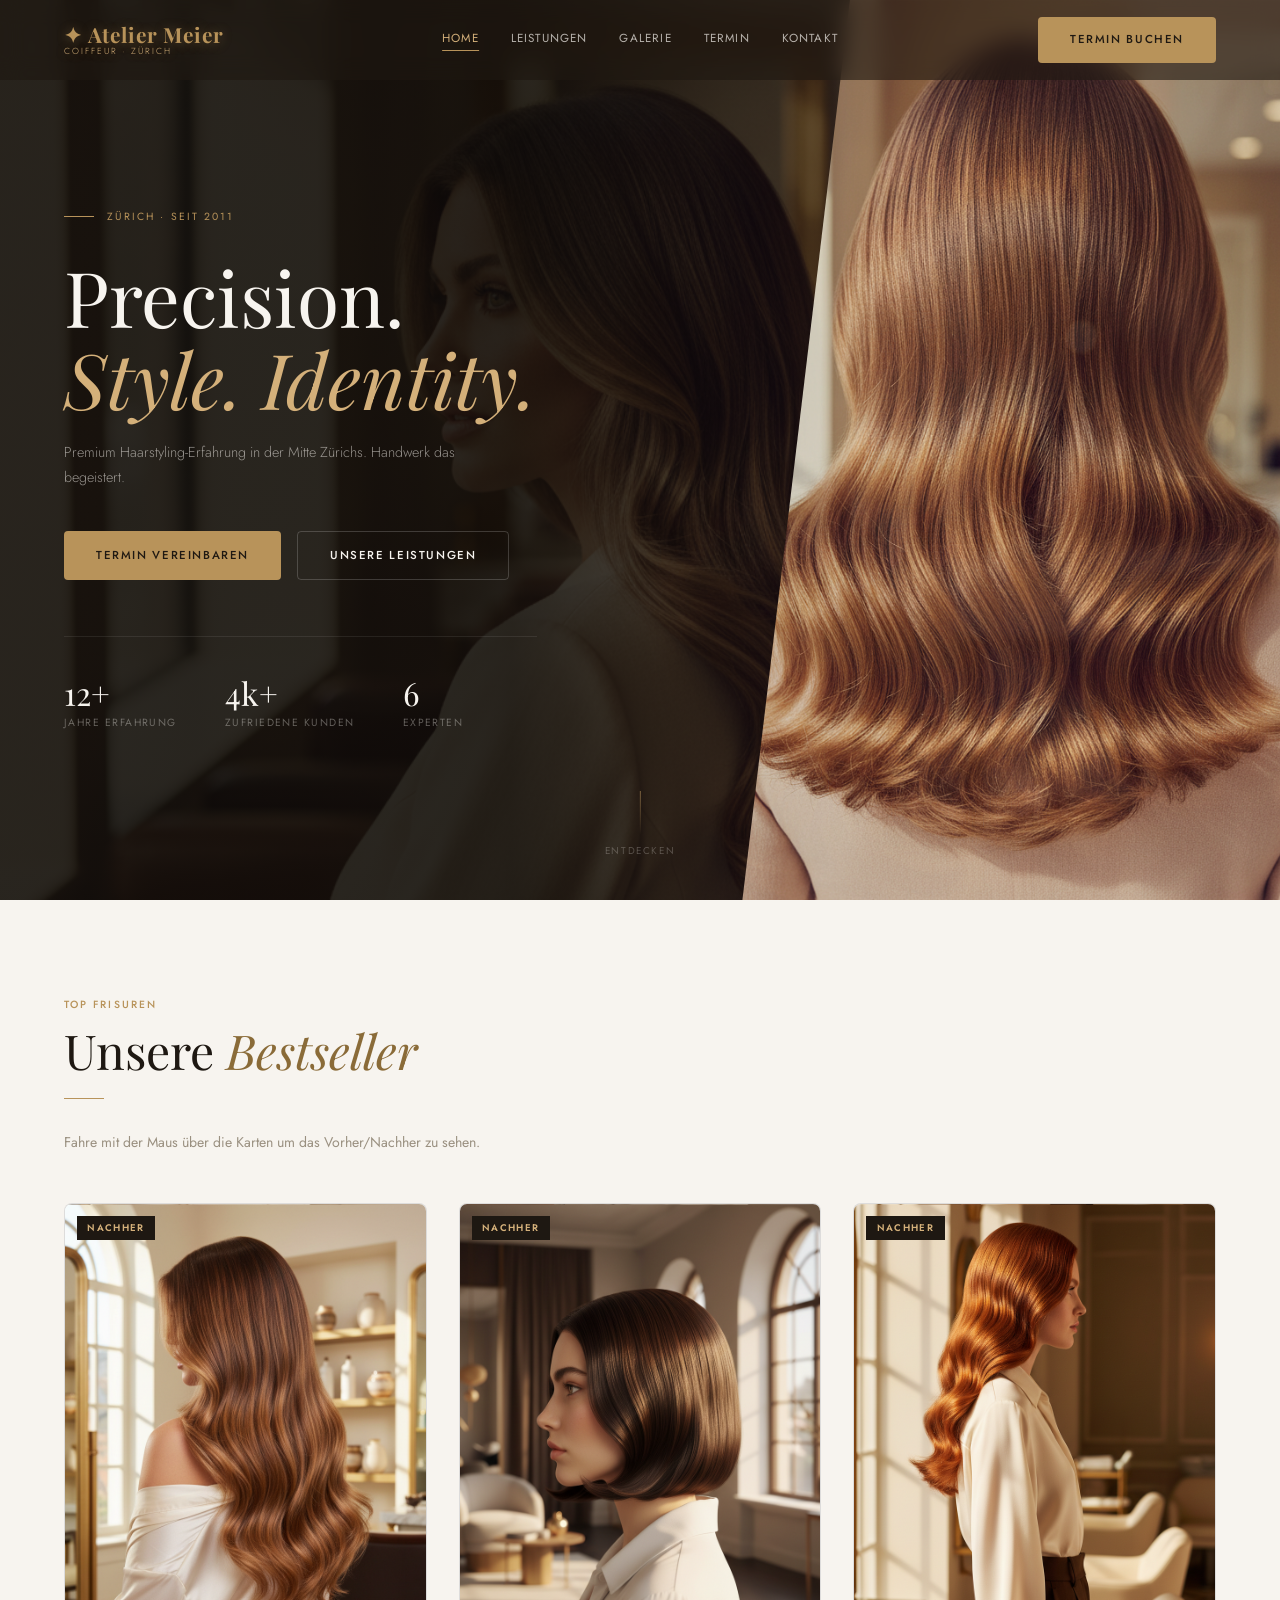
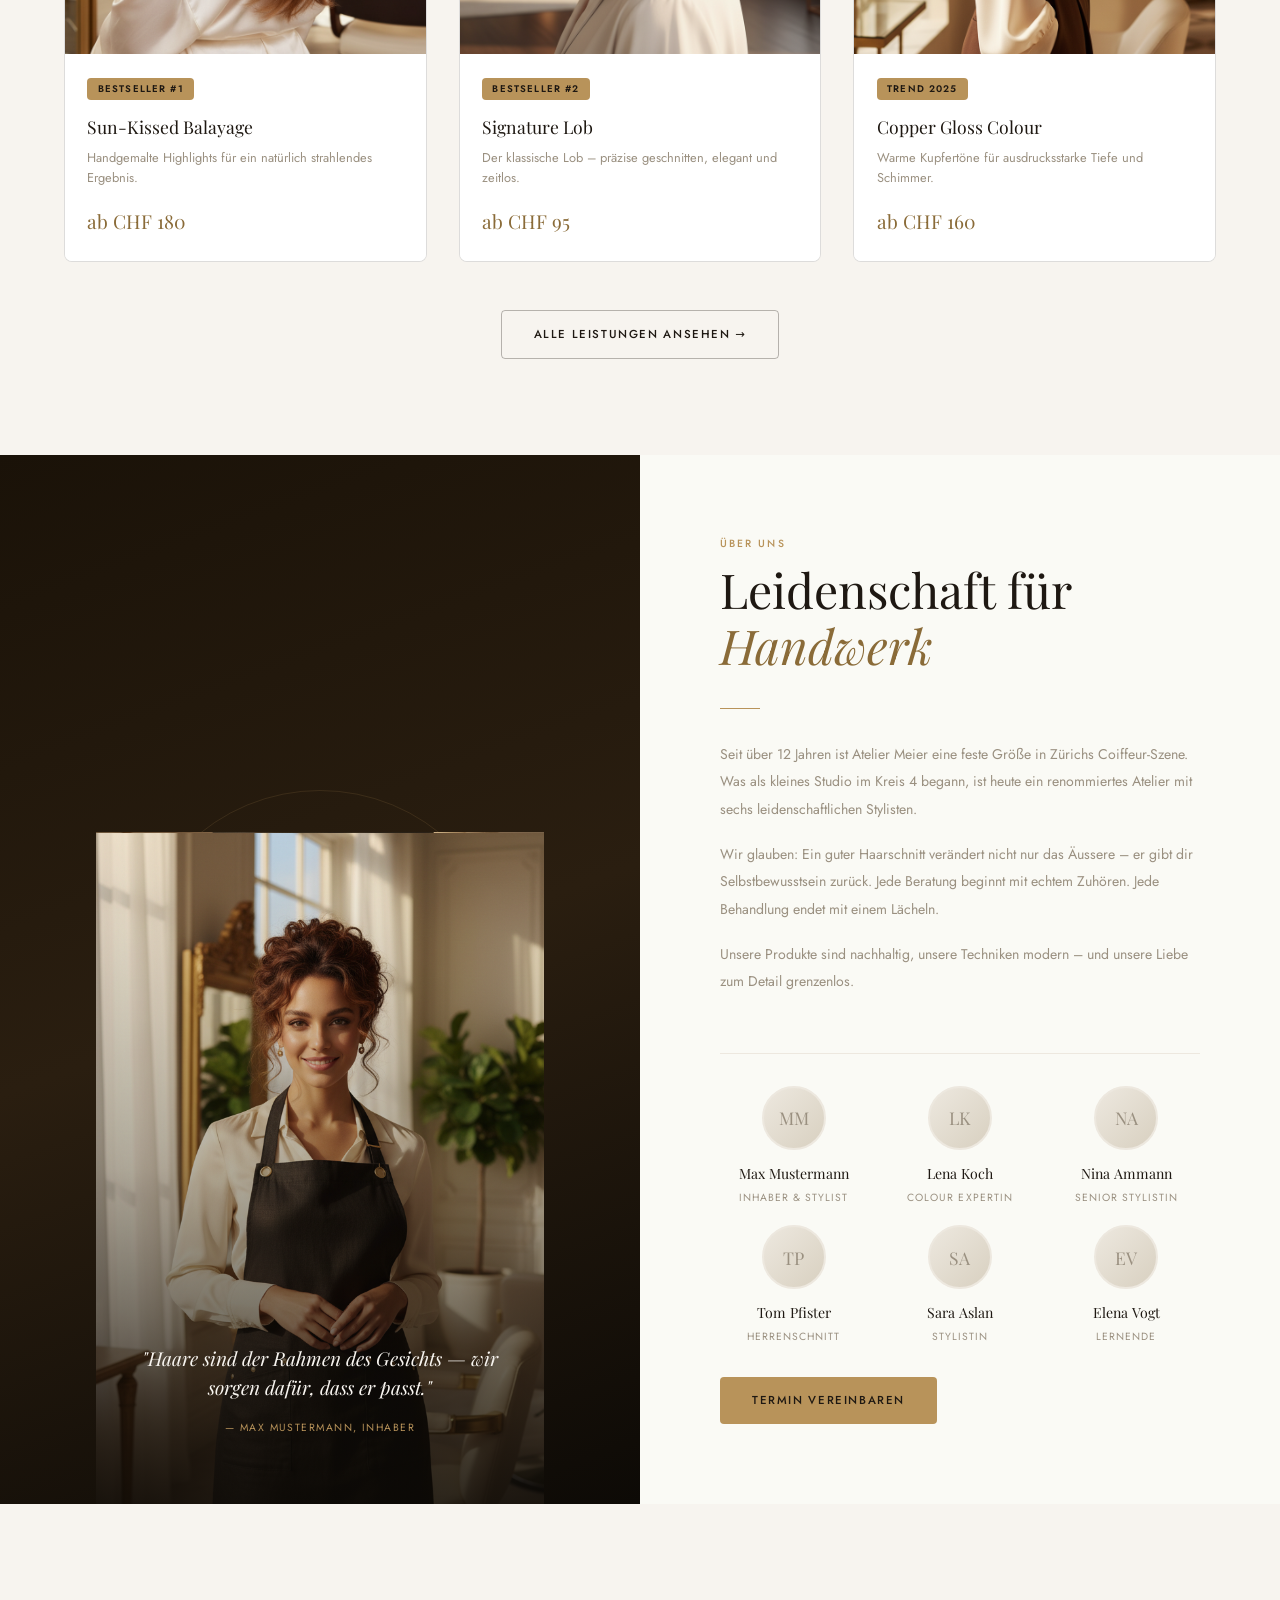
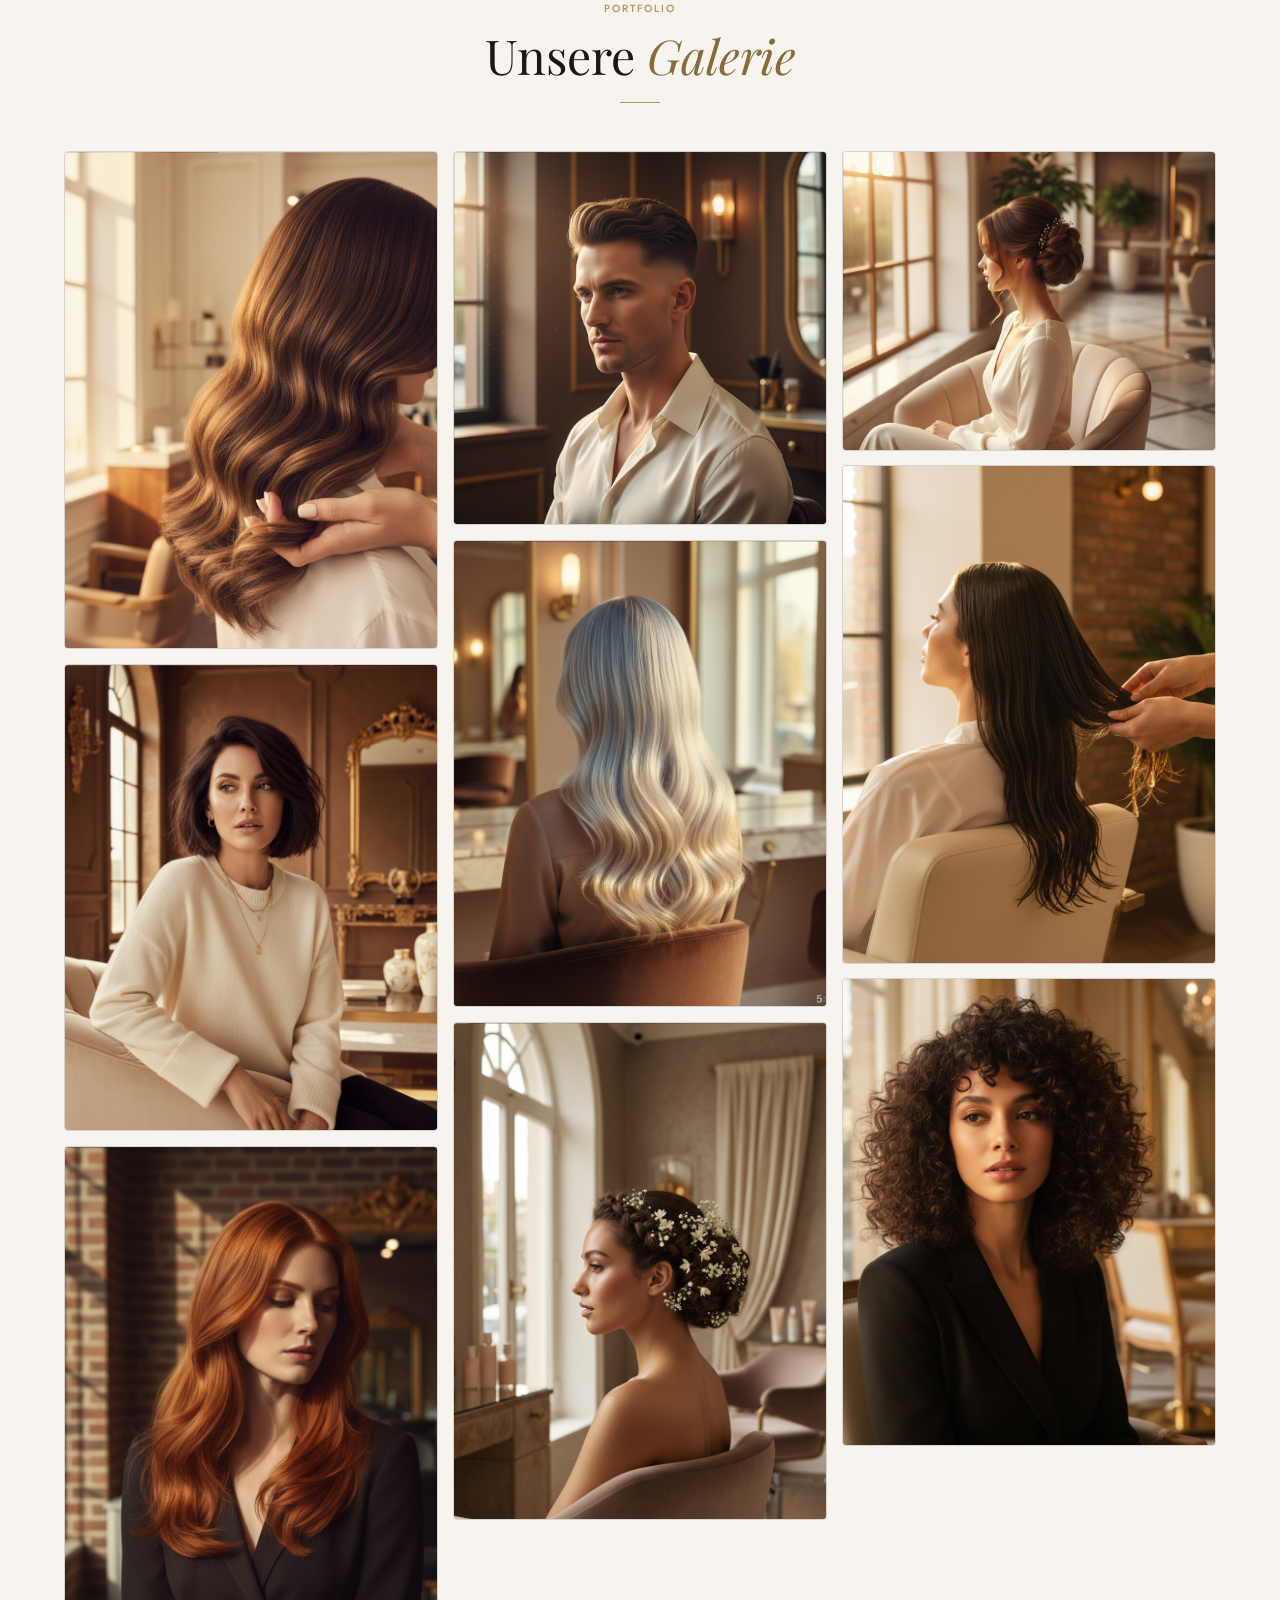
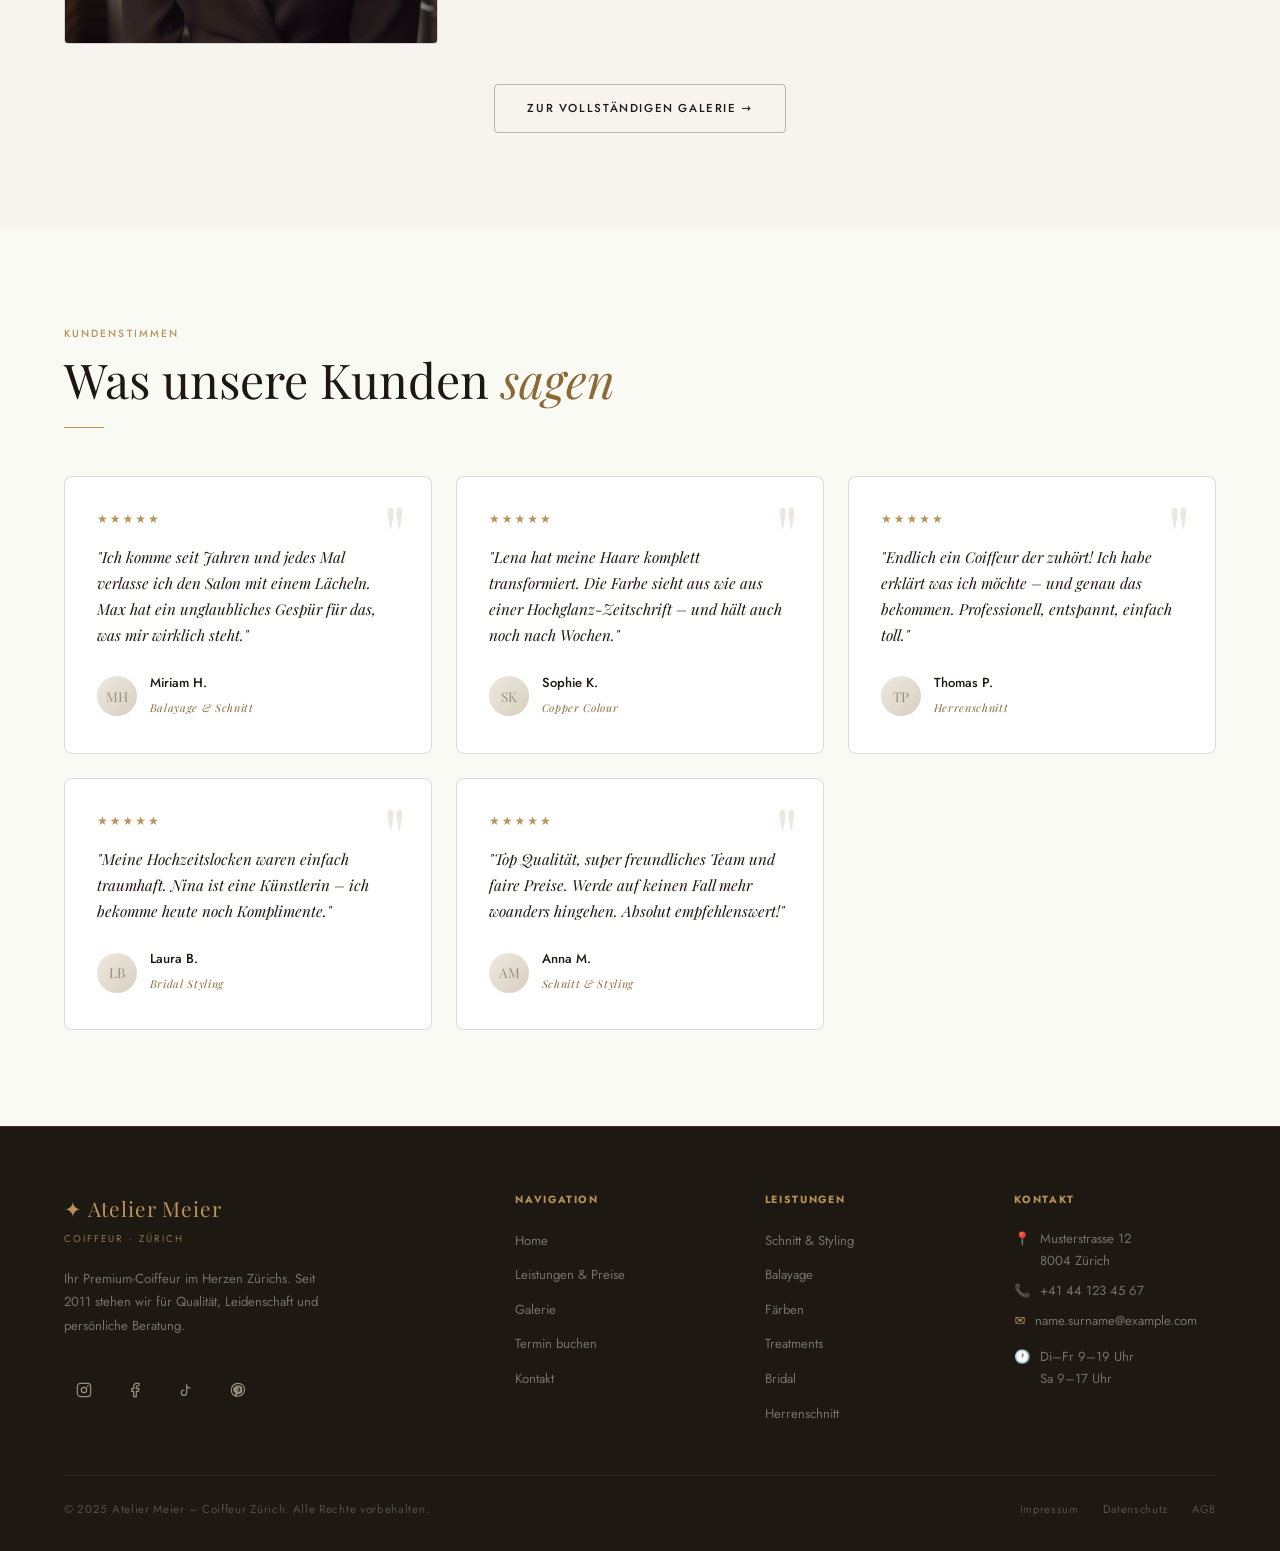
<file: index.html>
<!DOCTYPE html>
<html lang="de">
<head>
  <meta charset="UTF-8">
  <meta name="viewport" content="width=device-width, initial-scale=1.0">
  <title>Coiffeur Zürich — Atelier Meier</title>
  <link rel="preconnect" href="https://fonts.googleapis.com">
  <link href="https://fonts.googleapis.com/css2?family=Playfair+Display:ital,wght@0,400;0,600;0,700;1,400;1,600&family=Jost:wght@300;400;500;600&family=Cormorant+Garamond:ital,wght@1,400;1,500&display=swap" rel="stylesheet">
  <link rel="stylesheet" href="style.css">
  <style>
    /* Hero background image */
    .hero-bg {
      background-image:
        linear-gradient(to right, rgba(13,10,6,0.88) 40%, rgba(13,10,6,0.2) 100%),
        url('images/hero-bg.jpg');
      background-size: cover;
      background-position: center;
    }
  </style>
</head>
<body>

<!-- ═══════ HEADER ═══════ -->
<header class="header dark-bg">
  <a href="index.html" class="nav-logo">
    ✦ Atelier Meier
    <span>Coiffeur · Zürich</span>
  </a>
  <nav class="nav-links">
    <a href="index.html" class="active">Home</a>
    <a href="produkte.html">Leistungen</a>
    <a href="galerie.html">Galerie</a>
    <a href="buchen.html">Termin</a>
    <a href="kontakt.html">Kontakt</a>
  </nav>
  <div class="nav-right">
    <a href="buchen.html" class="btn btn-gold">Termin buchen</a>
    <button class="hamburger" aria-label="Menü"><span></span><span></span><span></span></button>
  </div>
</header>
<nav class="mobile-nav">
  <a href="index.html">Home</a>
  <a href="produkte.html">Leistungen & Preise</a>
  <a href="galerie.html">Galerie</a>
  <a href="buchen.html">Termin buchen</a>
  <a href="kontakt.html">Kontakt</a>
</nav>

<!-- ═══════ HERO ═══════ -->
<section class="hero">
  <div class="hero-bg"></div>
  <div class="hero-img-accent"></div>
  <div class="hero-content">
    <div class="hero-eyebrow">Zürich · Seit 2011</div>
    <h1>Precision.<br><em>Style. Identity.</em></h1>
    <p class="hero-sub">Premium Haarstyling-Erfahrung in der Mitte Zürichs. Handwerk das begeistert.</p>
    <div class="hero-ctas">
      <a href="buchen.html" class="btn btn-gold">Termin vereinbaren</a>
      <a href="produkte.html" class="btn btn-outline-light">Unsere Leistungen</a>
    </div>
    <div class="hero-bar">
      <div><span class="hero-stat-num">12+</span><span class="hero-stat-label">Jahre Erfahrung</span></div>
      <div><span class="hero-stat-num">4k+</span><span class="hero-stat-label">Zufriedene Kunden</span></div>
      <div><span class="hero-stat-num">6</span><span class="hero-stat-label">Experten</span></div>
    </div>
  </div>
  <div class="scroll-hint">
    <div class="scroll-line"></div>
    <span>Entdecken</span>
  </div>
</section>

<!-- ═══════ BESTSELLER ═══════ -->
<section class="section bg-cream">
  <div class="fade-up">
    <span class="label">Top Frisuren</span>
    <h2 class="section-title">Unsere <em>Bestseller</em></h2>
    <div class="divider-gold"></div>
    <p style="color:var(--taupe);font-size:0.88rem;max-width:520px;margin-bottom:0;">Fahre mit der Maus über die Karten um das Vorher/Nachher zu sehen.</p>
  </div>
  <div class="bestseller-grid">

    <div class="style-card ba-balayage fade-up fade-up-delay-1">
      <div class="before-after">
        <div class="after-layer">
          <div class="ba-img-text">✦<br>Balayage<br>Nachher</div>
        </div>
        <div class="before-layer">
          <div class="ba-img-text" style="color:rgba(30,24,18,0.45);">✦<br>Natürlich<br>Vorher</div>
        </div>
        <span class="ba-label after">Nachher</span>
        <span class="ba-label before">Vorher</span>
      </div>
      <div class="style-card-body">
        <span class="style-badge">Bestseller #1</span>
        <div class="style-name">Sun-Kissed Balayage</div>
        <p class="style-desc">Handgemalte Highlights für ein natürlich strahlendes Ergebnis.</p>
        <span class="style-price">ab CHF 180</span>
      </div>
      <div class="hover-hint">Hover für Vorher/Nachher</div>
    </div>

    <div class="style-card ba-lob fade-up fade-up-delay-2">
      <div class="before-after">
        <div class="after-layer" style="background:linear-gradient(160deg,#1a1208,#3a2810);">
          <div class="ba-img-text">✦<br>Lob Cut<br>Nachher</div>
        </div>
        <div class="before-layer" style="background:linear-gradient(160deg,#d0c8b8,#e0d8c8);">
          <div class="ba-img-text" style="color:rgba(30,24,18,0.45);">✦<br>Lang<br>Vorher</div>
        </div>
        <span class="ba-label after">Nachher</span>
        <span class="ba-label before">Vorher</span>
      </div>
      <div class="style-card-body">
        <span class="style-badge">Bestseller #2</span>
        <div class="style-name">Signature Lob</div>
        <p class="style-desc">Der klassische Lob – präzise geschnitten, elegant und zeitlos.</p>
        <span class="style-price">ab CHF 95</span>
      </div>
      <div class="hover-hint">Hover für Vorher/Nachher</div>
    </div>

    <div class="style-card ba-copper fade-up fade-up-delay-3">
      <div class="before-after">
        <div class="after-layer" style="background:linear-gradient(160deg,#5a3d28,#8a6040);">
          <div class="ba-img-text" style="color:rgba(212,176,122,0.5);">✦<br>Kupfer<br>Nachher</div>
        </div>
        <div class="before-layer" style="background:linear-gradient(160deg,#9a9080,#b0a898);">
          <div class="ba-img-text" style="color:rgba(30,24,18,0.4);">✦<br>Aschblond<br>Vorher</div>
        </div>
        <span class="ba-label after">Nachher</span>
        <span class="ba-label before">Vorher</span>
      </div>
      <div class="style-card-body">
        <span class="style-badge">Trend 2025</span>
        <div class="style-name">Copper Gloss Colour</div>
        <p class="style-desc">Warme Kupfertöne für ausdrucksstarke Tiefe und Schimmer.</p>
        <span class="style-price">ab CHF 160</span>
      </div>
      <div class="hover-hint">Hover für Vorher/Nachher</div>
    </div>

  </div>
  <div style="text-align:center;margin-top:3rem;">
    <a href="produkte.html" class="btn btn-outline-dark">Alle Leistungen ansehen →</a>
  </div>
</section>

<!-- ═══════ ABOUT ═══════ -->
<section style="padding:0;" id="about">
  <div class="about-layout">
    <div class="about-visual">
      <div class="about-circles">
        <div class="about-circle" style="width:380px;height:380px;"></div>
        <div class="about-circle" style="width:240px;height:240px;"></div>
        <div class="about-circle" style="width:100px;height:100px;"></div>
      </div>
      <div class="about-person">
        <div class="about-quote-visual">
          <blockquote>"Haare sind der Rahmen des Gesichts — wir sorgen dafür, dass er passt."</blockquote>
          <cite>— Max Mustermann, Inhaber</cite>
        </div>
      </div>
    </div>
    <div class="about-content">
      <span class="label">Über uns</span>
      <h2 class="section-title">Leidenschaft für <em>Handwerk</em></h2>
      <div class="divider-gold"></div>
      <p>Seit über 12 Jahren ist Atelier Meier eine feste Größe in Zürichs Coiffeur-Szene. Was als kleines Studio im Kreis 4 begann, ist heute ein renommiertes Atelier mit sechs leidenschaftlichen Stylisten.</p>
      <p>Wir glauben: Ein guter Haarschnitt verändert nicht nur das Äussere – er gibt dir Selbstbewusstsein zurück. Jede Beratung beginnt mit echtem Zuhören. Jede Behandlung endet mit einem Lächeln.</p>
      <p>Unsere Produkte sind nachhaltig, unsere Techniken modern – und unsere Liebe zum Detail grenzenlos.</p>
      <div class="team-grid" style="grid-template-columns:repeat(3,1fr);">
        <div class="team-card">
          <div class="team-avatar">MM</div>
          <div class="team-name">Max Mustermann</div>
          <div class="team-role">Inhaber & Stylist</div>
        </div>
        <div class="team-card">
          <div class="team-avatar">LK</div>
          <div class="team-name">Lena Koch</div>
          <div class="team-role">Colour Expertin</div>
        </div>
        <div class="team-card">
          <div class="team-avatar">NA</div>
          <div class="team-name">Nina Ammann</div>
          <div class="team-role">Senior Stylistin</div>
        </div>
        <div class="team-card">
          <div class="team-avatar">TP</div>
          <div class="team-name">Tom Pfister</div>
          <div class="team-role">Herrenschnitt</div>
        </div>
        <div class="team-card">
          <div class="team-avatar">SA</div>
          <div class="team-name">Sara Aslan</div>
          <div class="team-role">Stylistin</div>
        </div>
        <div class="team-card">
          <div class="team-avatar">EV</div>
          <div class="team-name">Elena Vogt</div>
          <div class="team-role">Lernende</div>
        </div>
      </div>
      <div style="margin-top:2rem;">
        <a href="buchen.html" class="btn btn-gold">Termin vereinbaren</a>
      </div>
    </div>
  </div>
</section>

<!-- ═══════ GALERIE VORSCHAU ═══════ -->
<section class="section bg-cream">
  <div class="fade-up" style="text-align:center;margin-bottom:3rem;">
    <span class="label">Portfolio</span>
    <h2 class="section-title">Unsere <em>Galerie</em></h2>
    <div class="divider-gold center"></div>
  </div>
  <div class="gallery-masonry fade-up">
    <div class="gallery-item"><div class="gal-1 gallery-item-img"><div class="gallery-item-overlay"><span class="gallery-item-tag">Balayage</span></div></div></div>
    <div class="gallery-item"><div class="gal-2 gallery-item-img"><div class="gallery-item-overlay"><span class="gallery-item-tag" style="color:var(--espresso);background:rgba(255,255,255,0.7);">Schnitt</span></div></div></div>
    <div class="gallery-item"><div class="gal-3 gallery-item-img"><div class="gallery-item-overlay"><span class="gallery-item-tag">Colour</span></div></div></div>
    <div class="gallery-item"><div class="gal-7 gallery-item-img"><div class="gallery-item-overlay"><span class="gallery-item-tag" style="color:var(--espresso);background:rgba(255,255,255,0.7);">Styling</span></div></div></div>
    <div class="gallery-item"><div class="gal-5 gallery-item-img"><div class="gallery-item-overlay"><span class="gallery-item-tag">Highlights</span></div></div></div>
    <div class="gallery-item"><div class="gal-6 gallery-item-img"><div class="gallery-item-overlay"><span class="gallery-item-tag" style="color:var(--espresso);background:rgba(255,255,255,0.7);">Bridal</span></div></div></div>
    <div class="gallery-item"><div class="gal-4 gallery-item-img"><div class="gallery-item-overlay"><span class="gallery-item-tag">Herren</span></div></div></div>
    <div class="gallery-item"><div class="gal-8 gallery-item-img"><div class="gallery-item-overlay"><span class="gallery-item-tag" style="color:var(--espresso);background:rgba(255,255,255,0.7);">Treatment</span></div></div></div>
    <div class="gallery-item"><div class="gal-9 gallery-item-img"><div class="gallery-item-overlay"><span class="gallery-item-tag">Curls</span></div></div></div>
  </div>
  <div style="text-align:center;margin-top:2.5rem;">
    <a href="galerie.html" class="btn btn-outline-dark">Zur vollständigen Galerie →</a>
  </div>
</section>

<!-- ═══════ BEWERTUNGEN ═══════ -->
<section class="section">
  <div class="fade-up">
    <span class="label">Kundenstimmen</span>
    <h2 class="section-title">Was unsere Kunden <em>sagen</em></h2>
    <div class="divider-gold"></div>
  </div>
  <div class="reviews-grid">
    <div class="review-card fade-up fade-up-delay-1">
      <span class="review-stars">★★★★★</span>
      <p class="review-text">"Ich komme seit Jahren und jedes Mal verlasse ich den Salon mit einem Lächeln. Max hat ein unglaubliches Gespür für das, was mir wirklich steht."</p>
      <div class="review-author-row">
        <div class="review-avatar">MH</div>
        <div>
          <div class="review-name">Miriam H.</div>
          <span class="review-service">Balayage & Schnitt</span>
        </div>
      </div>
    </div>
    <div class="review-card fade-up fade-up-delay-2">
      <span class="review-stars">★★★★★</span>
      <p class="review-text">"Lena hat meine Haare komplett transformiert. Die Farbe sieht aus wie aus einer Hochglanz-Zeitschrift – und hält auch noch nach Wochen."</p>
      <div class="review-author-row">
        <div class="review-avatar">SK</div>
        <div>
          <div class="review-name">Sophie K.</div>
          <span class="review-service">Copper Colour</span>
        </div>
      </div>
    </div>
    <div class="review-card fade-up fade-up-delay-3">
      <span class="review-stars">★★★★★</span>
      <p class="review-text">"Endlich ein Coiffeur der zuhört! Ich habe erklärt was ich möchte – und genau das bekommen. Professionell, entspannt, einfach toll."</p>
      <div class="review-author-row">
        <div class="review-avatar">TP</div>
        <div>
          <div class="review-name">Thomas P.</div>
          <span class="review-service">Herrenschnitt</span>
        </div>
      </div>
    </div>
    <div class="review-card fade-up fade-up-delay-1">
      <span class="review-stars">★★★★★</span>
      <p class="review-text">"Meine Hochzeitslocken waren einfach traumhaft. Nina ist eine Künstlerin – ich bekomme heute noch Komplimente."</p>
      <div class="review-author-row">
        <div class="review-avatar">LB</div>
        <div>
          <div class="review-name">Laura B.</div>
          <span class="review-service">Bridal Styling</span>
        </div>
      </div>
    </div>
    <div class="review-card fade-up fade-up-delay-2">
      <span class="review-stars">★★★★★</span>
      <p class="review-text">"Top Qualität, super freundliches Team und faire Preise. Werde auf keinen Fall mehr woanders hingehen. Absolut empfehlenswert!"</p>
      <div class="review-author-row">
        <div class="review-avatar">AM</div>
        <div>
          <div class="review-name">Anna M.</div>
          <span class="review-service">Schnitt & Styling</span>
        </div>
      </div>
    </div>
  </div>
</section>

<!-- ═══════ FOOTER ═══════ -->
<footer class="footer">
  <div class="footer-grid">
    <div class="footer-brand">
      <span class="footer-brand-name">✦ Atelier Meier</span>
      <span class="footer-brand-sub">Coiffeur · Zürich</span>
      <p>Ihr Premium-Coiffeur im Herzen Zürichs. Seit 2011 stehen wir für Qualität, Leidenschaft und persönliche Beratung.</p>
      <div class="social-row">
        <a href="https://www.instagram.com/" target="_blank" rel="noopener" class="social-icon-btn" aria-label="Instagram">
          <svg viewBox="0 0 24 24"><rect x="2" y="2" width="20" height="20" rx="5" ry="5"/><circle cx="12" cy="12" r="4"/><circle cx="17.5" cy="6.5" r="0.5" fill="currentColor"/></svg>
        </a>
        <a href="https://www.facebook.com/" target="_blank" rel="noopener" class="social-icon-btn" aria-label="Facebook">
          <svg viewBox="0 0 24 24"><path d="M18 2h-3a5 5 0 0 0-5 5v3H7v4h3v8h4v-8h3l1-4h-4V7a1 1 0 0 1 1-1h3z"/></svg>
        </a>
        <a href="https://www.tiktok.com/" target="_blank" rel="noopener" class="social-icon-btn" aria-label="TikTok">
          <svg viewBox="0 0 24 24"><path d="M9 12a4 4 0 1 0 4 4V4a5 5 0 0 0 5 5"/></svg>
        </a>
        <a href="https://www.pinterest.com/" target="_blank" rel="noopener" class="social-icon-btn" aria-label="Pinterest">
          <svg viewBox="0 0 24 24"><path d="M12 2C6.48 2 2 6.48 2 12c0 4.24 2.65 7.86 6.39 9.29-.09-.78-.17-1.98.04-2.83.18-.77 1.22-5.17 1.22-5.17s-.31-.62-.31-1.54c0-1.45.84-2.53 1.88-2.53.89 0 1.32.67 1.32 1.47 0 .9-.57 2.23-.87 3.47-.25 1.04.52 1.88 1.54 1.88 1.85 0 3.09-2.37 3.09-5.17 0-2.14-1.44-3.73-4.04-3.73-2.94 0-4.76 2.2-4.76 4.64 0 .84.24 1.43.62 1.89.17.2.19.28.13.51-.04.17-.14.57-.18.73-.06.23-.24.31-.44.23-1.24-.51-1.82-1.88-1.82-3.42 0-2.52 2.12-5.53 6.33-5.53 3.38 0 5.6 2.44 5.6 5.07 0 3.45-1.91 6.02-4.71 6.02-.94 0-1.83-.51-2.13-1.08l-.59 2.27c-.21.82-.78 1.84-1.16 2.46.87.27 1.8.42 2.76.42 5.52 0 10-4.48 10-10S17.52 2 12 2z"/></svg>
        </a>
      </div>
    </div>
    <div class="footer-col">
      <h4>Navigation</h4>
      <ul>
        <li><a href="index.html">Home</a></li>
        <li><a href="produkte.html">Leistungen & Preise</a></li>
        <li><a href="galerie.html">Galerie</a></li>
        <li><a href="buchen.html">Termin buchen</a></li>
        <li><a href="kontakt.html">Kontakt</a></li>
      </ul>
    </div>
    <div class="footer-col">
      <h4>Leistungen</h4>
      <ul>
        <li><a href="produkte.html">Schnitt & Styling</a></li>
        <li><a href="produkte.html">Balayage</a></li>
        <li><a href="produkte.html">Färben</a></li>
        <li><a href="produkte.html">Treatments</a></li>
        <li><a href="produkte.html">Bridal</a></li>
        <li><a href="produkte.html">Herrenschnitt</a></li>
      </ul>
    </div>
    <div class="footer-col">
      <h4>Kontakt</h4>
      <div class="footer-contact-line"><span>📍</span><span>Musterstrasse 12<br>8004 Zürich</span></div>
      <div class="footer-contact-line"><span>📞</span><span>+41 44 123 45 67</span></div>
      <div class="footer-contact-line"><span>✉</span><span>name.surname@example.com</span></div>
      <div class="footer-contact-line" style="margin-top:0.8rem;"><span>🕐</span><span>Di–Fr 9–19 Uhr<br>Sa 9–17 Uhr</span></div>
    </div>
  </div>
  <div class="footer-bottom">
    <p>© 2025 Atelier Meier – Coiffeur Zürich. Alle Rechte vorbehalten.</p>
    <div class="footer-bottom-links">
      <a href="#">Impressum</a>
      <a href="#">Datenschutz</a>
      <a href="#">AGB</a>
    </div>
  </div>
</footer>

<script src="script.js"></script>
</body>
</html>
</file>
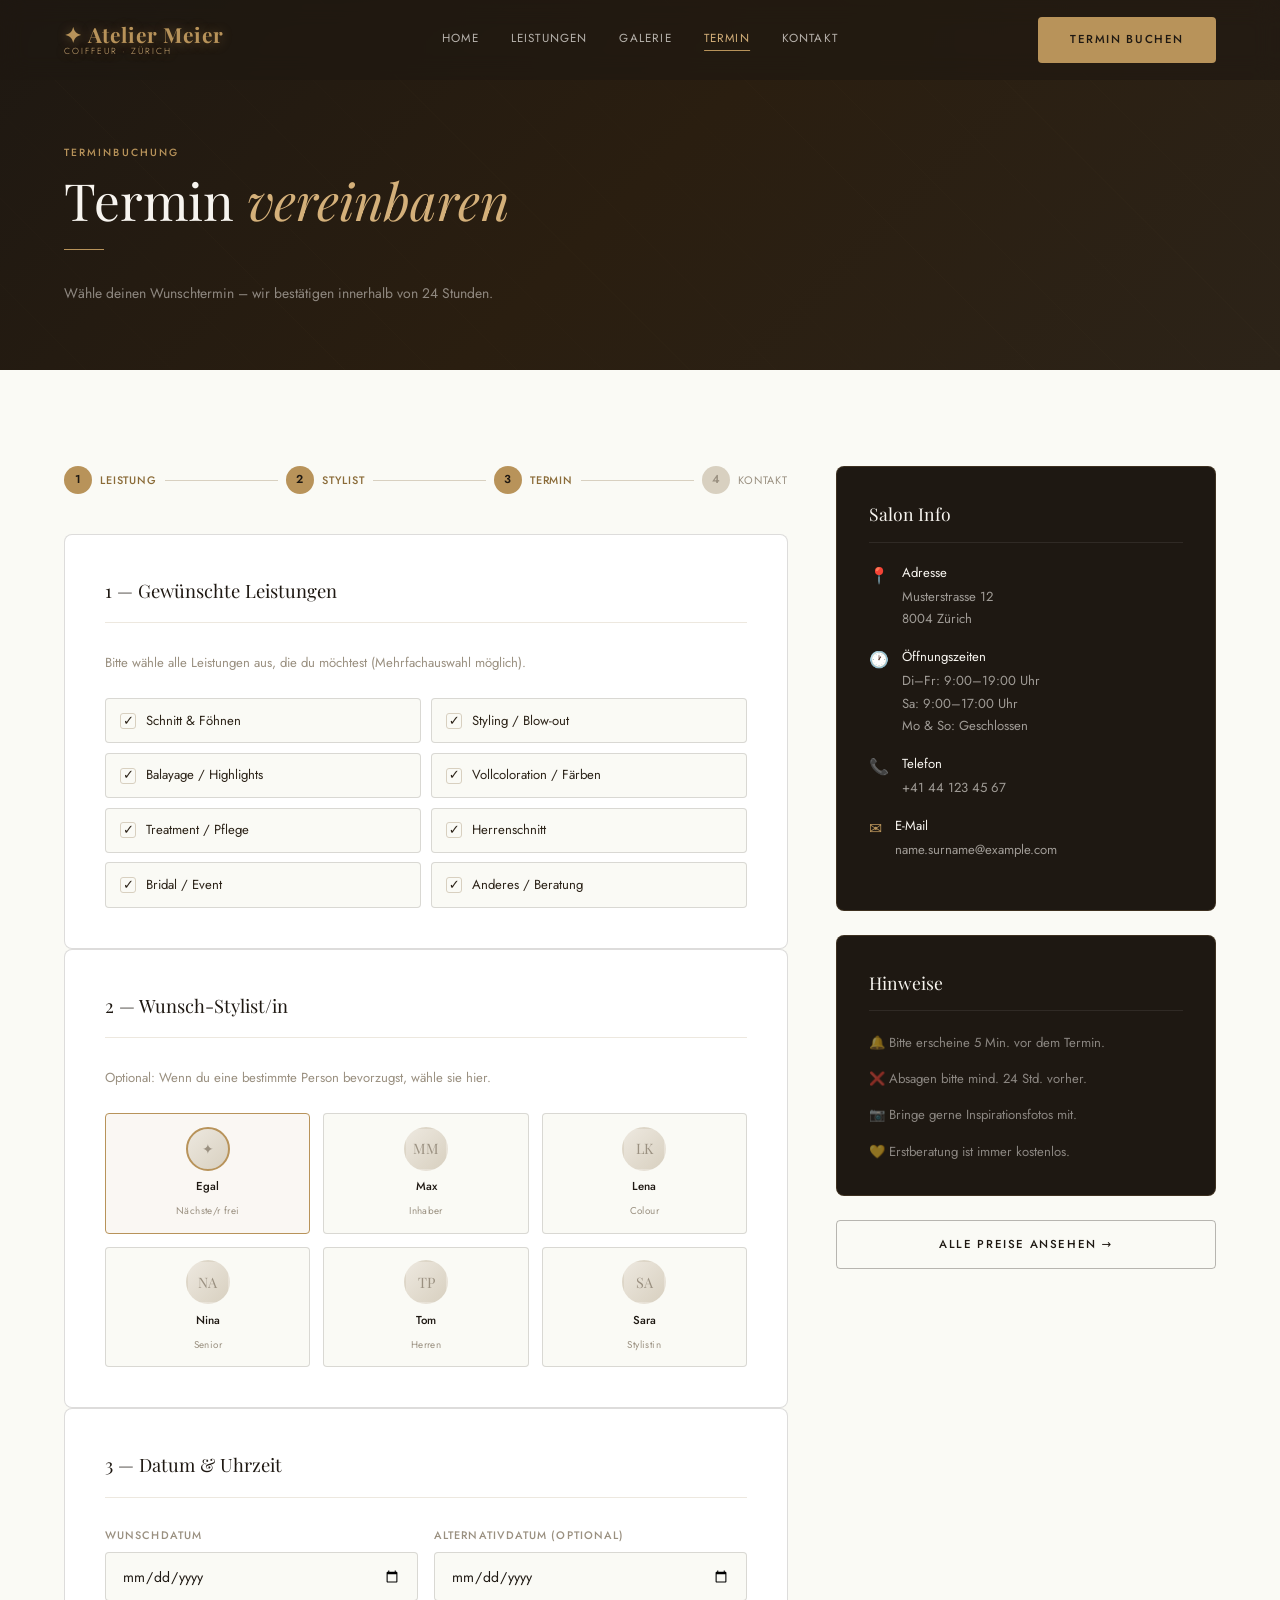
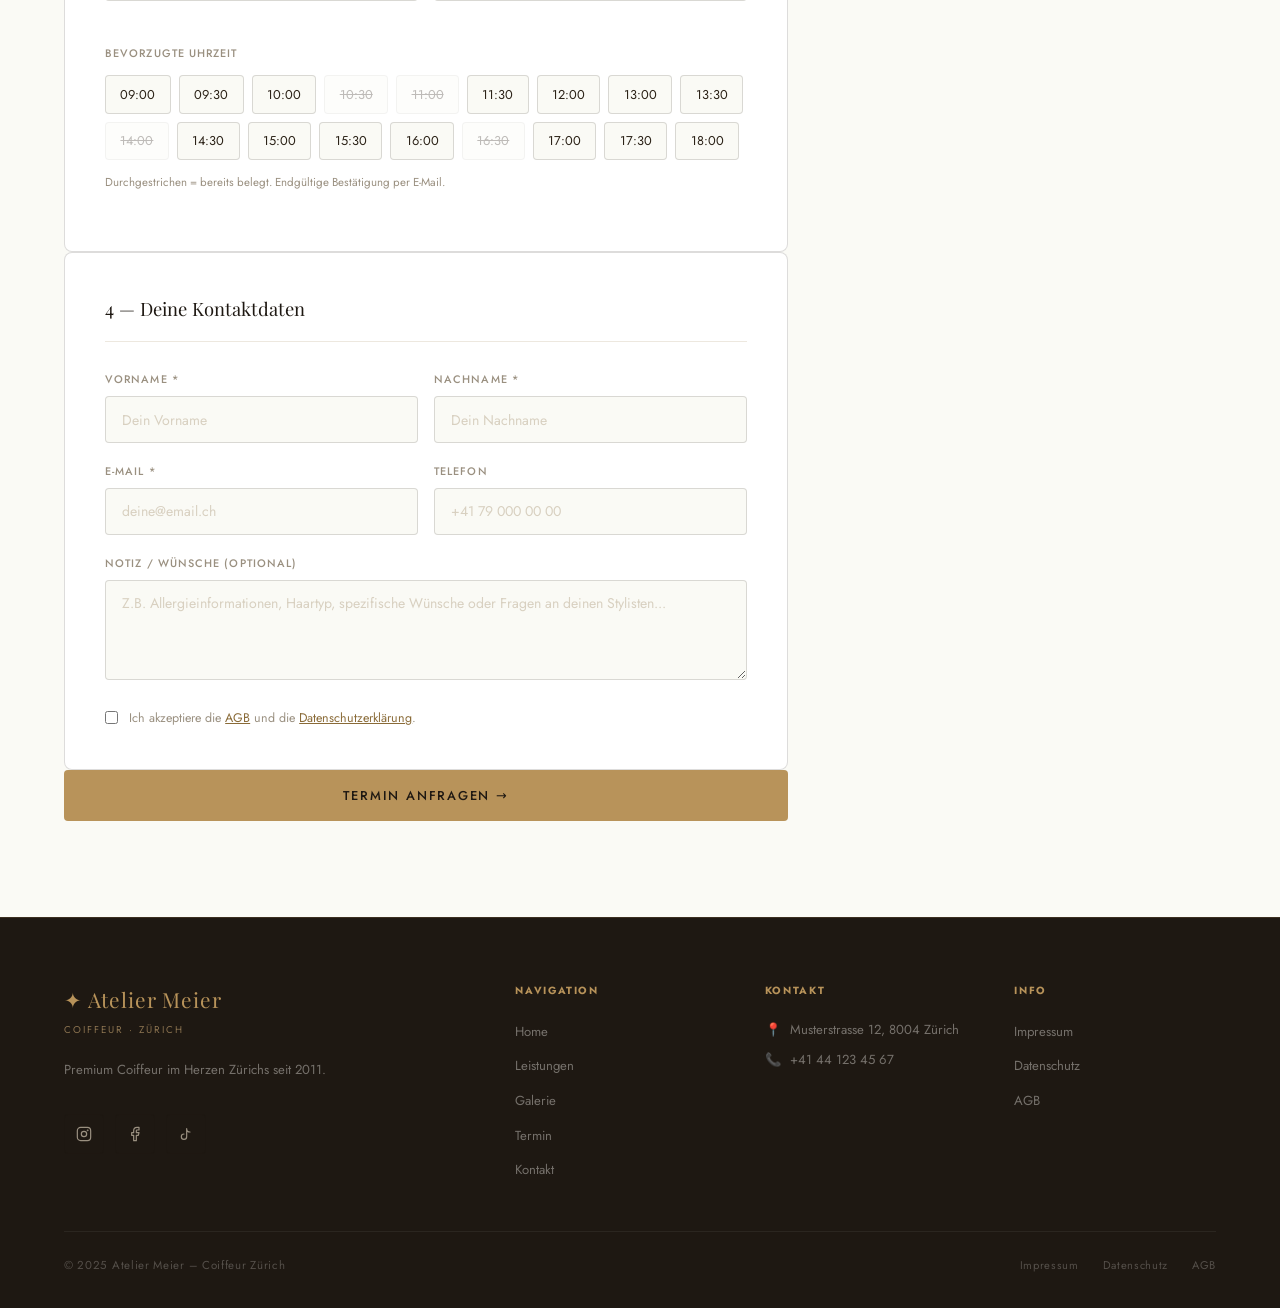
<file: buchen.html>
<!DOCTYPE html>
<html lang="de">
<head>
  <meta charset="UTF-8">
  <meta name="viewport" content="width=device-width, initial-scale=1.0">
  <title>Termin buchen — Atelier Meier Zürich</title>
  <link href="https://fonts.googleapis.com/css2?family=Playfair+Display:ital,wght@0,400;0,600;1,400&family=Jost:wght@300;400;500;600&display=swap" rel="stylesheet">
  <link rel="stylesheet" href="style.css">
  <style>
    .page-hero {
      background: linear-gradient(135deg, var(--espresso), #2a1e10, var(--espresso-mid));
      padding: calc(var(--header-h) + 4rem) 5% 4rem;
      position: relative; overflow: hidden;
    }
    .page-hero::before { content:''; position:absolute; inset:0; background:repeating-linear-gradient(45deg,transparent,transparent 60px,rgba(184,147,90,0.02) 61px); }
    .page-hero-content { position:relative; z-index:1; }

    /* Time slots */
    .time-slots { display: flex; flex-wrap: wrap; gap: 0.5rem; }
    .time-slot { position: relative; }
    .time-slot input { position: absolute; opacity: 0; width: 0; }
    .time-slot-label {
      display: block; padding: 0.45rem 0.9rem;
      border: 1px solid var(--border-dark);
      border-radius: var(--radius); cursor: pointer;
      font-size: 0.8rem; color: var(--espresso-mid);
      background: var(--offwhite); transition: all 0.2s;
      font-family: var(--sans);
    }
    .time-slot input:checked + .time-slot-label {
      background: var(--espresso); color: var(--cream); border-color: var(--espresso);
    }
    .time-slot-label:hover { border-color: var(--gold); }
    .time-slot.unavailable .time-slot-label {
      opacity: 0.3; cursor: not-allowed; text-decoration: line-through;
    }

    /* Progress steps */
    .booking-steps {
      display: flex; align-items: center; gap: 0; margin-bottom: 2.5rem;
    }
    .step { display: flex; align-items: center; gap: 0.5rem; }
    .step-num {
      width: 28px; height: 28px; border-radius: 50%;
      background: var(--sand); color: var(--taupe);
      font-size: 0.72rem; font-weight: 600;
      display: flex; align-items: center; justify-content: center;
      font-family: var(--sans); flex-shrink: 0;
      transition: all 0.3s;
    }
    .step.active .step-num { background: var(--gold); color: var(--espresso); }
    .step.done .step-num { background: var(--espresso); color: var(--cream); }
    .step-label { font-size: 0.68rem; letter-spacing: 0.08em; text-transform: uppercase; color: var(--taupe); }
    .step.active .step-label { color: var(--gold-dark); font-weight: 500; }
    .step-line { flex: 1; height: 1px; background: var(--sand); margin: 0 0.5rem; }

    /* Success state */
    #booking-success {
      display: none;
      background: var(--espresso);
      border: 1px solid rgba(184,147,90,0.3);
      border-radius: var(--radius-lg);
      padding: 3rem 2.5rem; text-align: center;
      margin-top: 2rem;
    }
  </style>
</head>
<body>

<header class="header">
  <a href="index.html" class="nav-logo">✦ Atelier Meier<span>Coiffeur · Zürich</span></a>
  <nav class="nav-links">
    <a href="index.html">Home</a>
    <a href="produkte.html">Leistungen</a>
    <a href="galerie.html">Galerie</a>
    <a href="buchen.html" class="active">Termin</a>
    <a href="kontakt.html">Kontakt</a>
  </nav>
  <div class="nav-right">
    <a href="buchen.html" class="btn btn-gold">Termin buchen</a>
    <button class="hamburger"><span></span><span></span><span></span></button>
  </div>
</header>
<nav class="mobile-nav">
  <a href="index.html">Home</a><a href="produkte.html">Leistungen</a>
  <a href="galerie.html">Galerie</a><a href="buchen.html">Termin</a><a href="kontakt.html">Kontakt</a>
</nav>

<!-- Hero -->
<div class="page-hero">
  <div class="page-hero-content">
    <span class="label">Terminbuchung</span>
    <h1 class="section-title light" style="font-size:clamp(2rem,5vw,3.2rem);">Termin <em>vereinbaren</em></h1>
    <div class="divider-gold"></div>
    <p style="color:rgba(247,244,239,0.5);font-size:0.87rem;max-width:440px;">Wähle deinen Wunschtermin – wir bestätigen innerhalb von 24 Stunden.</p>
  </div>
</div>

<section class="section">
  <div class="booking-layout">

    <!-- FORM -->
    <div>
      <!-- Steps -->
      <div class="booking-steps fade-up">
        <div class="step active">
          <span class="step-num">1</span>
          <span class="step-label">Leistung</span>
        </div>
        <div class="step-line"></div>
        <div class="step active">
          <span class="step-num">2</span>
          <span class="step-label">Stylist</span>
        </div>
        <div class="step-line"></div>
        <div class="step active">
          <span class="step-num">3</span>
          <span class="step-label">Termin</span>
        </div>
        <div class="step-line"></div>
        <div class="step">
          <span class="step-num">4</span>
          <span class="step-label">Kontakt</span>
        </div>
      </div>

      <form id="booking-form">

        <!-- 1. Leistung -->
        <div class="booking-form-section fade-up">
          <h3>1 — Gewünschte Leistungen</h3>
          <p style="font-size:0.82rem;color:var(--taupe);margin-bottom:1.5rem;">Bitte wähle alle Leistungen aus, die du möchtest (Mehrfachauswahl möglich).</p>
          <div class="service-checkboxes">
            <div class="service-check-item">
              <input type="checkbox" id="svc-schnitt" name="service" value="Schnitt & Föhnen">
              <label class="service-check-label" for="svc-schnitt">
                <span class="check-icon">✓</span> Schnitt & Föhnen
              </label>
            </div>
            <div class="service-check-item">
              <input type="checkbox" id="svc-styling" name="service" value="Styling">
              <label class="service-check-label" for="svc-styling">
                <span class="check-icon">✓</span> Styling / Blow-out
              </label>
            </div>
            <div class="service-check-item">
              <input type="checkbox" id="svc-balayage" name="service" value="Balayage">
              <label class="service-check-label" for="svc-balayage">
                <span class="check-icon">✓</span> Balayage / Highlights
              </label>
            </div>
            <div class="service-check-item">
              <input type="checkbox" id="svc-farben" name="service" value="Färben">
              <label class="service-check-label" for="svc-farben">
                <span class="check-icon">✓</span> Vollcoloration / Färben
              </label>
            </div>
            <div class="service-check-item">
              <input type="checkbox" id="svc-treatment" name="service" value="Treatment">
              <label class="service-check-label" for="svc-treatment">
                <span class="check-icon">✓</span> Treatment / Pflege
              </label>
            </div>
            <div class="service-check-item">
              <input type="checkbox" id="svc-herren" name="service" value="Herrenschnitt">
              <label class="service-check-label" for="svc-herren">
                <span class="check-icon">✓</span> Herrenschnitt
              </label>
            </div>
            <div class="service-check-item">
              <input type="checkbox" id="svc-bridal" name="service" value="Bridal">
              <label class="service-check-label" for="svc-bridal">
                <span class="check-icon">✓</span> Bridal / Event
              </label>
            </div>
            <div class="service-check-item">
              <input type="checkbox" id="svc-other" name="service" value="Anderes">
              <label class="service-check-label" for="svc-other">
                <span class="check-icon">✓</span> Anderes / Beratung
              </label>
            </div>
          </div>
        </div>

        <!-- 2. Stylist -->
        <div class="booking-form-section fade-up">
          <h3>2 — Wunsch-Stylist/in</h3>
          <p style="font-size:0.82rem;color:var(--taupe);margin-bottom:1.5rem;">Optional: Wenn du eine bestimmte Person bevorzugst, wähle sie hier.</p>
          <div class="stylist-grid">
            <div class="stylist-pick">
              <input type="radio" name="stylist" id="sty-any" value="Egal" checked>
              <label class="stylist-pick-label" for="sty-any">
                <div class="stylist-pick-av">✦</div>
                <span class="stylist-pick-name">Egal</span>
                <span class="stylist-pick-spec">Nächste/r frei</span>
              </label>
            </div>
            <div class="stylist-pick">
              <input type="radio" name="stylist" id="sty-max" value="Max Mustermann">
              <label class="stylist-pick-label" for="sty-max">
                <div class="stylist-pick-av">MM</div>
                <span class="stylist-pick-name">Max</span>
                <span class="stylist-pick-spec">Inhaber</span>
              </label>
            </div>
            <div class="stylist-pick">
              <input type="radio" name="stylist" id="sty-lena" value="Lena Koch">
              <label class="stylist-pick-label" for="sty-lena">
                <div class="stylist-pick-av">LK</div>
                <span class="stylist-pick-name">Lena</span>
                <span class="stylist-pick-spec">Colour</span>
              </label>
            </div>
            <div class="stylist-pick">
              <input type="radio" name="stylist" id="sty-nina" value="Nina Ammann">
              <label class="stylist-pick-label" for="sty-nina">
                <div class="stylist-pick-av">NA</div>
                <span class="stylist-pick-name">Nina</span>
                <span class="stylist-pick-spec">Senior</span>
              </label>
            </div>
            <div class="stylist-pick">
              <input type="radio" name="stylist" id="sty-tom" value="Tom Pfister">
              <label class="stylist-pick-label" for="sty-tom">
                <div class="stylist-pick-av">TP</div>
                <span class="stylist-pick-name">Tom</span>
                <span class="stylist-pick-spec">Herren</span>
              </label>
            </div>
            <div class="stylist-pick">
              <input type="radio" name="stylist" id="sty-sara" value="Sara Aslan">
              <label class="stylist-pick-label" for="sty-sara">
                <div class="stylist-pick-av">SA</div>
                <span class="stylist-pick-name">Sara</span>
                <span class="stylist-pick-spec">Stylistin</span>
              </label>
            </div>
          </div>
        </div>

        <!-- 3. Datum & Zeit -->
        <div class="booking-form-section fade-up">
          <h3>3 — Datum & Uhrzeit</h3>
          <div class="form-row" style="margin-bottom:1.5rem;">
            <div class="form-group">
              <label class="form-label">Wunschdatum</label>
              <input type="date" class="form-input" id="booking-date" name="date" required>
            </div>
            <div class="form-group">
              <label class="form-label">Alternativdatum (optional)</label>
              <input type="date" class="form-input" name="date-alt">
            </div>
          </div>
          <div class="form-group">
            <label class="form-label" style="margin-bottom:0.8rem;">Bevorzugte Uhrzeit</label>
            <div class="time-slots">
              <div class="time-slot"><input type="radio" name="time" id="t1" value="09:00"><label class="time-slot-label" for="t1">09:00</label></div>
              <div class="time-slot"><input type="radio" name="time" id="t2" value="09:30"><label class="time-slot-label" for="t2">09:30</label></div>
              <div class="time-slot"><input type="radio" name="time" id="t3" value="10:00"><label class="time-slot-label" for="t3">10:00</label></div>
              <div class="time-slot unavailable"><input type="radio" name="time" id="t4" value="10:30" disabled><label class="time-slot-label" for="t4">10:30</label></div>
              <div class="time-slot unavailable"><input type="radio" name="time" id="t5" value="11:00" disabled><label class="time-slot-label" for="t5">11:00</label></div>
              <div class="time-slot"><input type="radio" name="time" id="t6" value="11:30"><label class="time-slot-label" for="t6">11:30</label></div>
              <div class="time-slot"><input type="radio" name="time" id="t7" value="12:00"><label class="time-slot-label" for="t7">12:00</label></div>
              <div class="time-slot"><input type="radio" name="time" id="t8" value="13:00"><label class="time-slot-label" for="t8">13:00</label></div>
              <div class="time-slot"><input type="radio" name="time" id="t9" value="13:30"><label class="time-slot-label" for="t9">13:30</label></div>
              <div class="time-slot unavailable"><input type="radio" name="time" id="t10" value="14:00" disabled><label class="time-slot-label" for="t10">14:00</label></div>
              <div class="time-slot"><input type="radio" name="time" id="t11" value="14:30"><label class="time-slot-label" for="t11">14:30</label></div>
              <div class="time-slot"><input type="radio" name="time" id="t12" value="15:00"><label class="time-slot-label" for="t12">15:00</label></div>
              <div class="time-slot"><input type="radio" name="time" id="t13" value="15:30"><label class="time-slot-label" for="t13">15:30</label></div>
              <div class="time-slot"><input type="radio" name="time" id="t14" value="16:00"><label class="time-slot-label" for="t14">16:00</label></div>
              <div class="time-slot unavailable"><input type="radio" name="time" id="t15" value="16:30" disabled><label class="time-slot-label" for="t15">16:30</label></div>
              <div class="time-slot"><input type="radio" name="time" id="t16" value="17:00"><label class="time-slot-label" for="t16">17:00</label></div>
              <div class="time-slot"><input type="radio" name="time" id="t17" value="17:30"><label class="time-slot-label" for="t17">17:30</label></div>
              <div class="time-slot"><input type="radio" name="time" id="t18" value="18:00"><label class="time-slot-label" for="t18">18:00</label></div>
            </div>
            <p style="font-size:0.72rem;color:var(--taupe);margin-top:0.8rem;">Durchgestrichen = bereits belegt. Endgültige Bestätigung per E-Mail.</p>
          </div>
        </div>

        <!-- 4. Kontakt -->
        <div class="booking-form-section fade-up">
          <h3>4 — Deine Kontaktdaten</h3>
          <div class="form-row">
            <div class="form-group">
              <label class="form-label">Vorname *</label>
              <input type="text" class="form-input" name="firstname" placeholder="Dein Vorname" required>
            </div>
            <div class="form-group">
              <label class="form-label">Nachname *</label>
              <input type="text" class="form-input" name="lastname" placeholder="Dein Nachname" required>
            </div>
          </div>
          <div class="form-row">
            <div class="form-group">
              <label class="form-label">E-Mail *</label>
              <input type="email" class="form-input" id="checkout-email" name="email" placeholder="deine@email.ch" required>
            </div>
            <div class="form-group">
              <label class="form-label">Telefon</label>
              <input type="tel" class="form-input" name="phone" placeholder="+41 79 000 00 00">
            </div>
          </div>
          <div class="form-group">
            <label class="form-label">Notiz / Wünsche (optional)</label>
            <textarea class="form-textarea" name="note" placeholder="Z.B. Allergieinformationen, Haartyp, spezifische Wünsche oder Fragen an deinen Stylisten..."></textarea>
          </div>
          <div style="display:flex;align-items:flex-start;gap:0.7rem;margin-top:0.5rem;">
            <input type="checkbox" id="agb" name="agb" style="margin-top:3px;accent-color:var(--gold);flex-shrink:0;" required>
            <label for="agb" style="font-size:0.78rem;color:var(--taupe);cursor:pointer;">Ich akzeptiere die <a href="#" style="color:var(--gold-dark);text-decoration:underline;">AGB</a> und die <a href="#" style="color:var(--gold-dark);text-decoration:underline;">Datenschutzerklärung</a>.</label>
          </div>
        </div>

        <button type="submit" class="btn btn-gold" style="width:100%;justify-content:center;padding:1rem;font-size:0.8rem;border-radius:var(--radius);">
          Termin anfragen →
        </button>

      </form>

      <!-- Success -->
      <div id="booking-success">
        <div style="font-size:2.5rem;margin-bottom:1.2rem;color:var(--gold);">✦</div>
        <h3 style="font-family:var(--serif);font-size:1.5rem;color:var(--cream);font-weight:400;margin-bottom:0.8rem;">Anfrage gesendet!</h3>
        <p style="font-size:0.88rem;color:rgba(247,244,239,0.55);line-height:1.8;max-width:420px;margin:0 auto 1.5rem;">Vielen Dank für deine Terminanfrage. Wir melden uns innerhalb von 24 Stunden per E-Mail mit einer Bestätigung.</p>
        <a href="index.html" class="btn btn-gold" style="margin:0 auto;">Zurück zur Startseite</a>
      </div>
    </div>

    <!-- SIDEBAR -->
    <div class="booking-sidebar">
      <div class="booking-info-card">
        <h4>Salon Info</h4>
        <div class="info-row">
          <span class="info-row-icon">📍</span>
          <div class="info-row-text">
            <strong>Adresse</strong>
            Musterstrasse 12<br>8004 Zürich
          </div>
        </div>
        <div class="info-row">
          <span class="info-row-icon">🕐</span>
          <div class="info-row-text">
            <strong>Öffnungszeiten</strong>
            Di–Fr: 9:00–19:00 Uhr<br>
            Sa: 9:00–17:00 Uhr<br>
            Mo & So: Geschlossen
          </div>
        </div>
        <div class="info-row">
          <span class="info-row-icon">📞</span>
          <div class="info-row-text">
            <strong>Telefon</strong>
            +41 44 123 45 67
          </div>
        </div>
        <div class="info-row">
          <span class="info-row-icon">✉</span>
          <div class="info-row-text">
            <strong>E-Mail</strong>
            name.surname@example.com
          </div>
        </div>
      </div>

      <div class="booking-info-card">
        <h4>Hinweise</h4>
        <div style="font-size:0.82rem;color:rgba(247,244,239,0.5);line-height:1.8;display:flex;flex-direction:column;gap:0.8rem;">
          <div>🔔 Bitte erscheine 5 Min. vor dem Termin.</div>
          <div>❌ Absagen bitte mind. 24 Std. vorher.</div>
          <div>📷 Bringe gerne Inspirationsfotos mit.</div>
          <div>💛 Erstberatung ist immer kostenlos.</div>
        </div>
      </div>

      <a href="produkte.html" class="btn btn-outline-dark" style="width:100%;justify-content:center;">Alle Preise ansehen →</a>
    </div>
  </div>
</section>

<footer class="footer">
  <div class="footer-grid">
    <div class="footer-brand">
      <span class="footer-brand-name">✦ Atelier Meier</span>
      <span class="footer-brand-sub">Coiffeur · Zürich</span>
      <p>Premium Coiffeur im Herzen Zürichs seit 2011.</p>
      <div class="social-row">
        <a href="https://www.instagram.com/" target="_blank" rel="noopener" aria-label="Instagram" class="social-icon-btn"><svg viewBox="0 0 24 24" stroke="currentColor" fill="none" stroke-width="1.8" stroke-linecap="round" stroke-linejoin="round" width="16" height="16"><rect x="2" y="2" width="20" height="20" rx="5"/><circle cx="12" cy="12" r="4"/><circle cx="17.5" cy="6.5" r="0.5" fill="currentColor"/></svg></a>
        <a href="https://www.facebook.com/" target="_blank" rel="noopener" aria-label="Facebook" class="social-icon-btn"><svg viewBox="0 0 24 24" stroke="currentColor" fill="none" stroke-width="1.8" stroke-linecap="round" stroke-linejoin="round" width="16" height="16"><path d="M18 2h-3a5 5 0 0 0-5 5v3H7v4h3v8h4v-8h3l1-4h-4V7a1 1 0 0 1 1-1h3z"/></svg></a>
        <a href="https://www.tiktok.com/" target="_blank" rel="noopener" aria-label="TikTok" class="social-icon-btn"><svg viewBox="0 0 24 24" stroke="currentColor" fill="none" stroke-width="1.8" stroke-linecap="round" stroke-linejoin="round" width="16" height="16"><path d="M9 12a4 4 0 1 0 4 4V4a5 5 0 0 0 5 5"/></svg></a>
      </div>
    </div>
    <div class="footer-col"><h4>Navigation</h4><ul><li><a href="index.html">Home</a></li><li><a href="produkte.html">Leistungen</a></li><li><a href="galerie.html">Galerie</a></li><li><a href="buchen.html">Termin</a></li><li><a href="kontakt.html">Kontakt</a></li></ul></div>
    <div class="footer-col"><h4>Kontakt</h4><div class="footer-contact-line"><span>📍</span><span>Musterstrasse 12, 8004 Zürich</span></div><div class="footer-contact-line"><span>📞</span><span>+41 44 123 45 67</span></div></div>
    <div class="footer-col"><h4>Info</h4><ul><li><a href="#">Impressum</a></li><li><a href="#">Datenschutz</a></li><li><a href="#">AGB</a></li></ul></div>
  </div>
  <div class="footer-bottom">
    <p>© 2025 Atelier Meier – Coiffeur Zürich</p>
    <div class="footer-bottom-links"><a href="#">Impressum</a><a href="#">Datenschutz</a><a href="#">AGB</a></div>
  </div>
</footer>

<script src="script.js"></script>
</body>
</html>
</file>
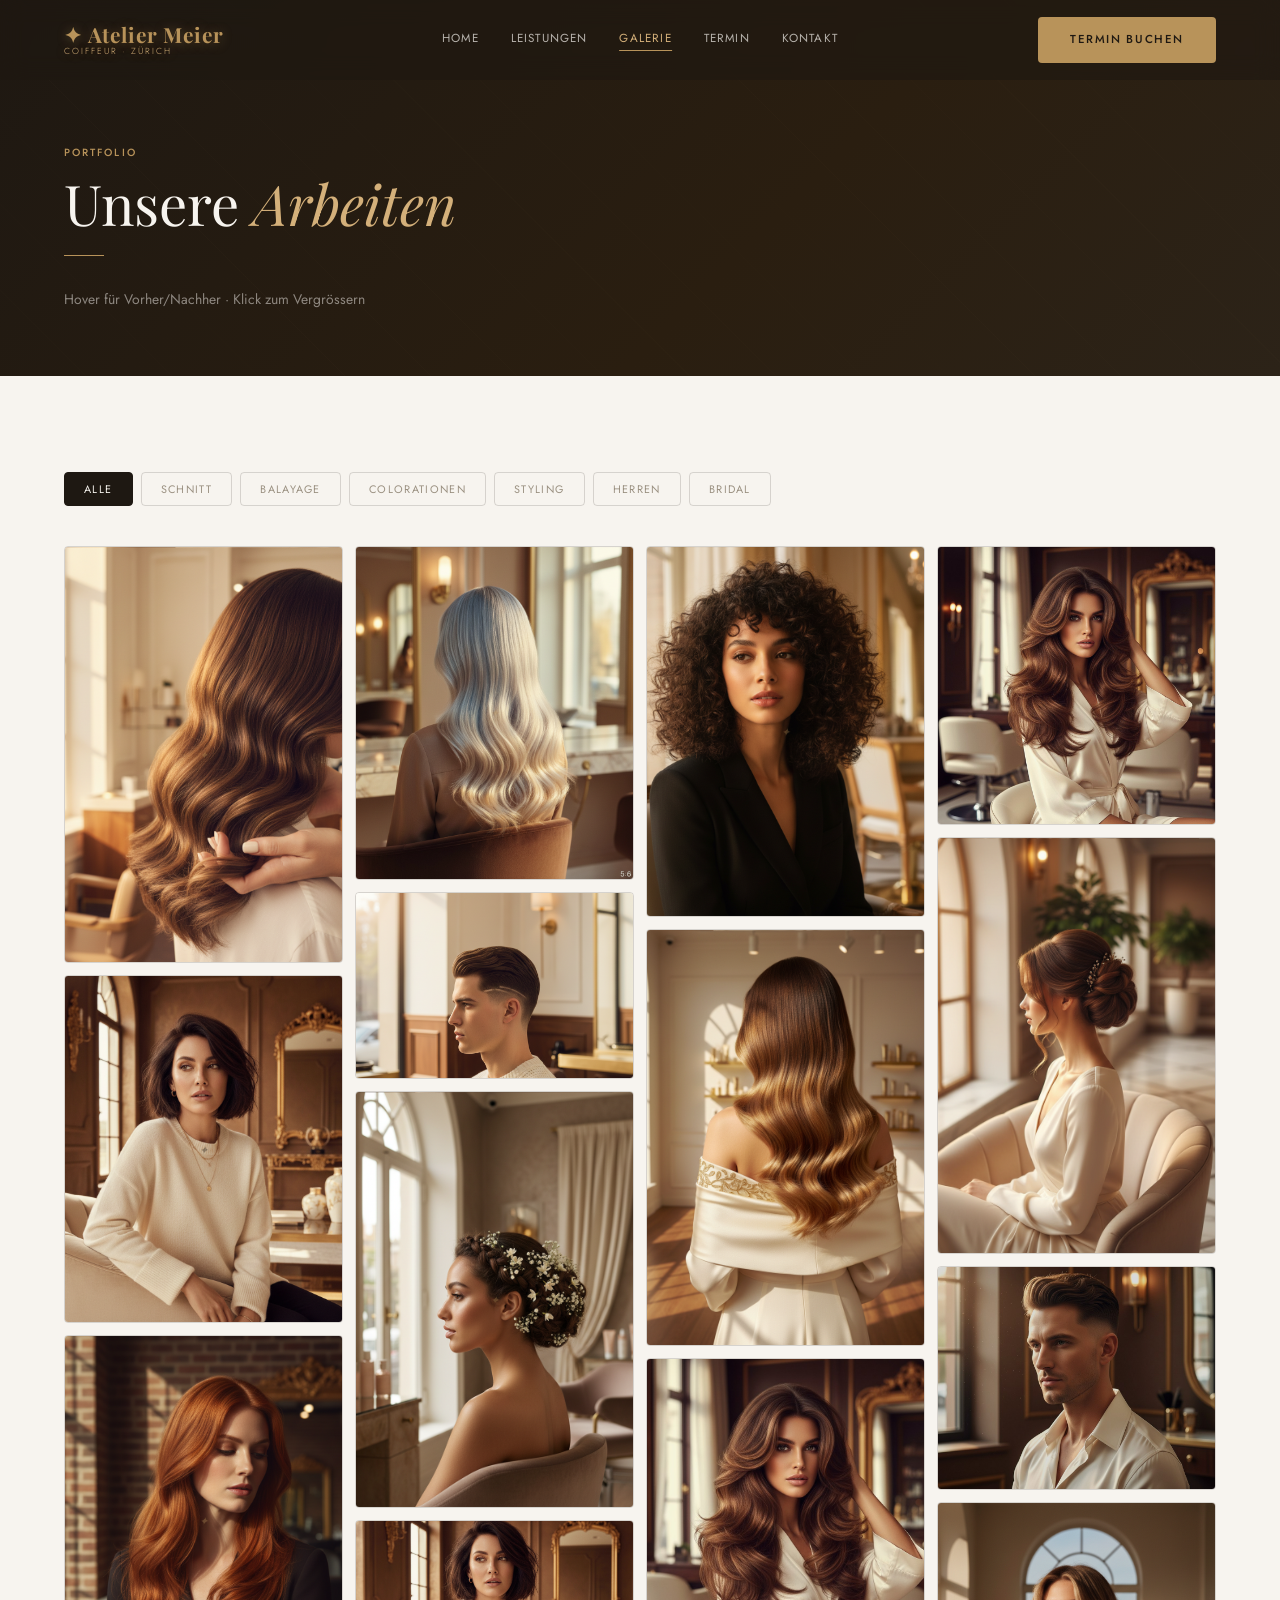
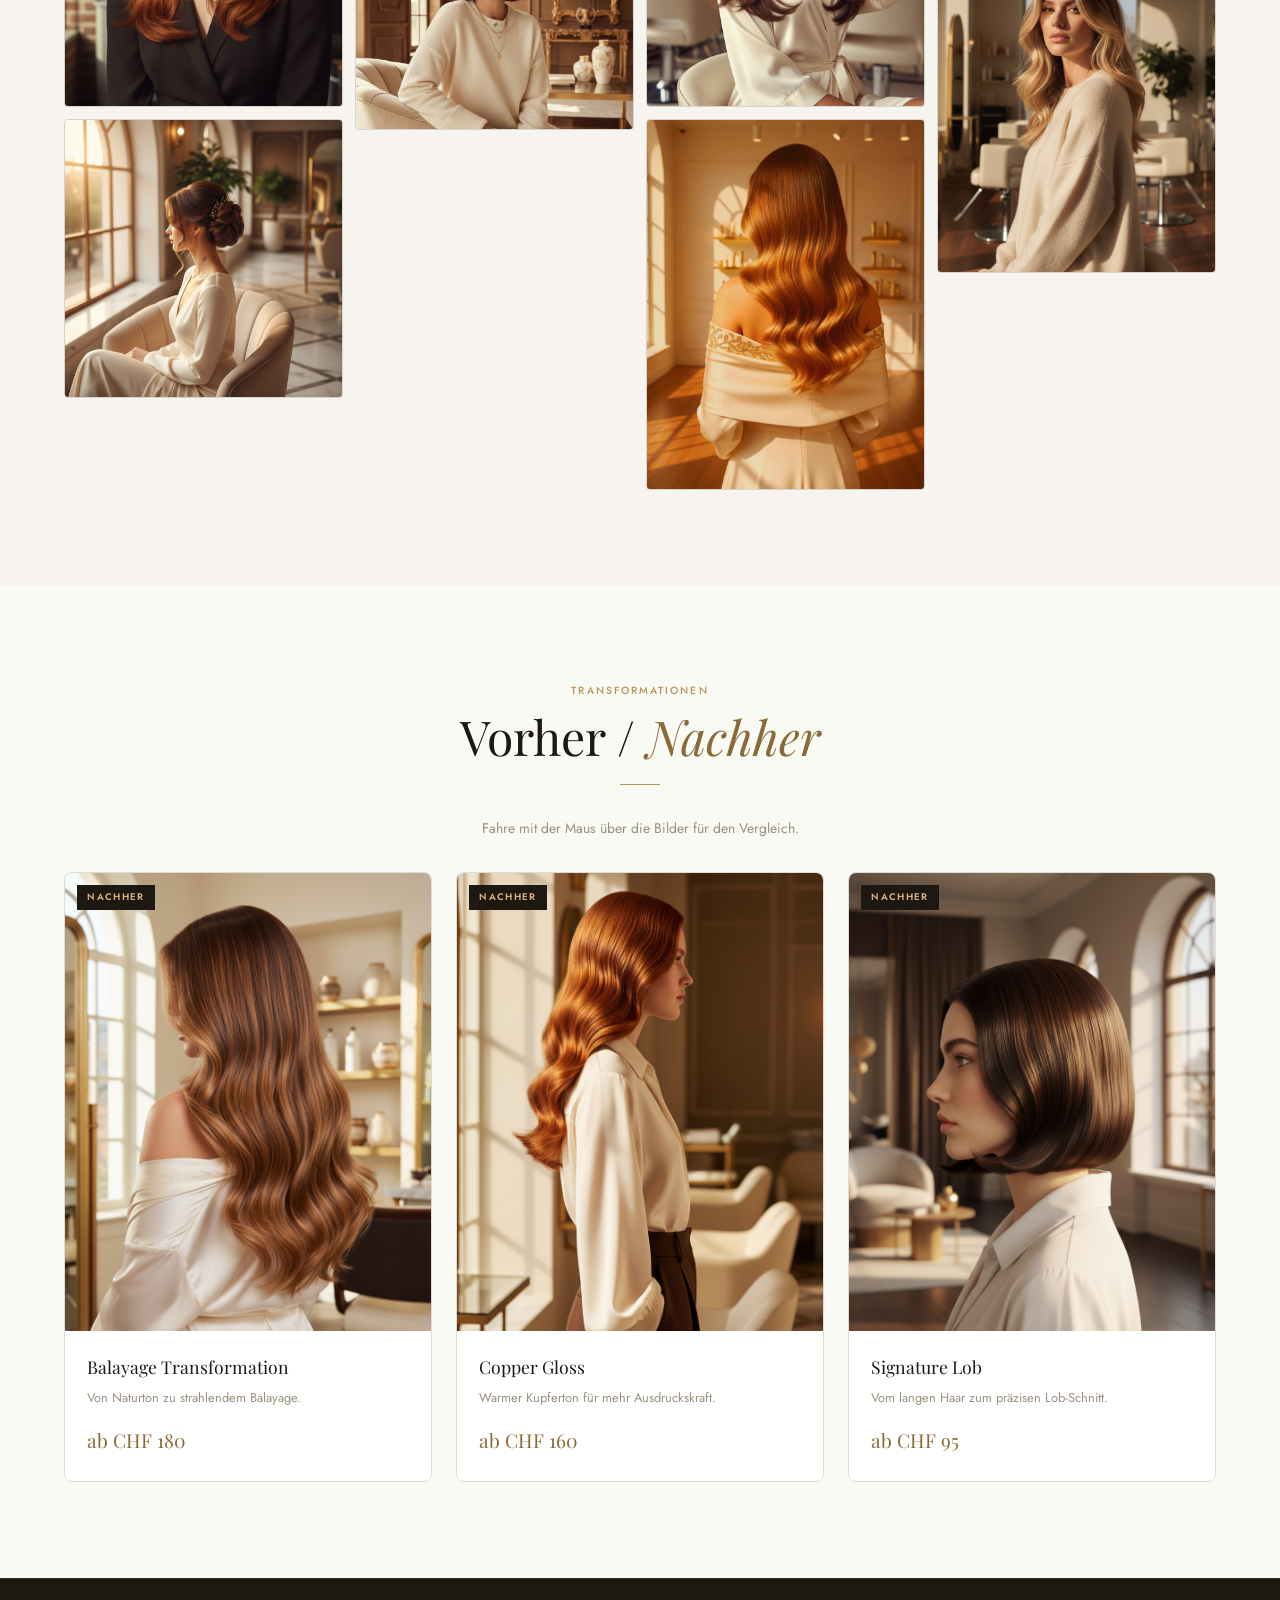
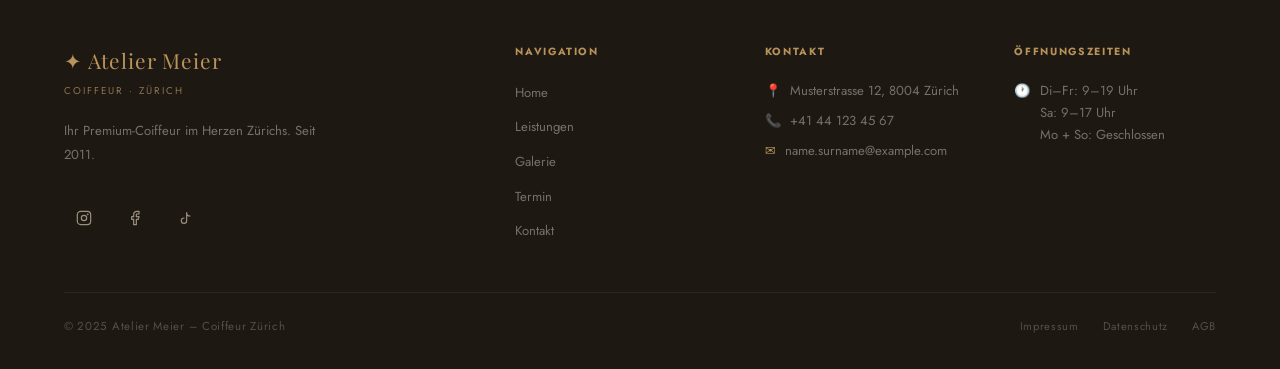
<file: galerie.html>
<!DOCTYPE html>
<html lang="de">
<head>
  <meta charset="UTF-8">
  <meta name="viewport" content="width=device-width, initial-scale=1.0">
  <title>Galerie — Atelier Meier Zürich</title>
  <link href="https://fonts.googleapis.com/css2?family=Playfair+Display:ital,wght@0,400;0,600;1,400&family=Jost:wght@300;400;500;600&family=Cormorant+Garamond:ital,wght@1,400&display=swap" rel="stylesheet">
  <link rel="stylesheet" href="style.css">
  <style>
    .page-hero {
      background: linear-gradient(135deg, var(--espresso) 0%, #2a1e10 60%, var(--espresso-mid) 100%);
      padding: calc(var(--header-h) + 4rem) 5% 4rem;
      position: relative; overflow: hidden;
    }
    .page-hero::before {
      content: ''; position: absolute; inset: 0;
      background: repeating-linear-gradient(45deg, transparent, transparent 60px, rgba(184,147,90,0.02) 61px);
    }
    .page-hero-content { position: relative; z-index: 1; }

    /* Filter tabs */
    .gallery-filters {
      display: flex; gap: 0.5rem; flex-wrap: wrap;
      margin-bottom: 2.5rem;
    }
    .filter-tab {
      font-size: 0.68rem; letter-spacing: 0.12em; text-transform: uppercase;
      padding: 0.5rem 1.2rem;
      border: 1px solid var(--border-dark);
      border-radius: var(--radius);
      background: transparent; color: var(--taupe);
      cursor: pointer; transition: all 0.2s;
      font-family: var(--sans);
    }
    .filter-tab:hover { border-color: var(--gold); color: var(--gold-dark); }
    .filter-tab.active { background: var(--espresso); color: var(--cream); border-color: var(--espresso); }

    /* Lightbox */
    .lightbox {
      display: none; position: fixed; inset: 0;
      background: rgba(13,10,6,0.95);
      z-index: 2000; align-items: center; justify-content: center;
      backdrop-filter: blur(8px);
    }
    .lightbox.open { display: flex; }
    .lightbox-img {
      max-width: 80vw; max-height: 80vh;
      border: 1px solid var(--border-gold);
    }
    .lightbox-close {
      position: absolute; top: 2rem; right: 2rem;
      background: none; border: 1px solid var(--border-light);
      color: var(--cream); width: 44px; height: 44px;
      border-radius: var(--radius); font-size: 1.2rem;
      display: flex; align-items: center; justify-content: center;
      cursor: pointer; transition: all 0.2s;
    }
    .lightbox-close:hover { background: var(--espresso-mid); }
    .lightbox-caption {
      position: absolute; bottom: 2rem; left: 50%; transform: translateX(-50%);
      font-family: var(--serif); font-size: 0.9rem; font-style: italic;
      color: var(--gold-light); letter-spacing: 0.06em;
    }

    /* Extended gallery */
    .gallery-masonry-ext { columns: 4; column-gap: 0.75rem; }
    .gallery-item-ext {
      break-inside: avoid; margin-bottom: 0.75rem;
      position: relative; overflow: hidden;
      border-radius: var(--radius);
      cursor: pointer;
      border: 1px solid var(--border-dark);
    }
    .gallery-item-ext:hover .gal-overlay { background: rgba(30,24,18,0.45); }
    .gallery-item-ext:hover .gal-overlay-tag { opacity: 1; }
    .gallery-item-ext:hover .gal-block { transform: scale(1.04); }
    .gal-block { transition: transform 0.5s ease; display: block; }
    .gal-overlay {
      position: absolute; inset: 0;
      background: rgba(30,24,18,0); transition: background 0.3s;
      display: flex; align-items: center; justify-content: center;
    }
    .gal-overlay-tag {
      font-size: 0.6rem; letter-spacing: 0.14em; text-transform: uppercase;
      color: var(--cream); opacity: 0; transition: opacity 0.3s;
      background: rgba(184,147,90,0.85); padding: 0.28rem 0.75rem;
      border-radius: var(--radius);
    }

    /* Before/After gallery row */
    .ba-showcase {
      display: grid; grid-template-columns: repeat(auto-fill, minmax(280px,1fr));
      gap: 1.5rem; margin-top: 2rem;
    }

    @media (max-width: 900px) { .gallery-masonry-ext { columns: 3; } }
    @media (max-width: 640px) { .gallery-masonry-ext { columns: 2; } }
    @media (max-width: 400px) { .gallery-masonry-ext { columns: 1; } }
  </style>
</head>
<body>

<header class="header">
  <a href="index.html" class="nav-logo">✦ Atelier Meier<span>Coiffeur · Zürich</span></a>
  <nav class="nav-links">
    <a href="index.html">Home</a>
    <a href="produkte.html">Leistungen</a>
    <a href="galerie.html" class="active">Galerie</a>
    <a href="buchen.html">Termin</a>
    <a href="kontakt.html">Kontakt</a>
  </nav>
  <div class="nav-right">
    <a href="buchen.html" class="btn btn-gold">Termin buchen</a>
    <button class="hamburger"><span></span><span></span><span></span></button>
  </div>
</header>
<nav class="mobile-nav">
  <a href="index.html">Home</a><a href="produkte.html">Leistungen</a>
  <a href="galerie.html">Galerie</a><a href="buchen.html">Termin</a><a href="kontakt.html">Kontakt</a>
</nav>

<!-- Page Hero -->
<div class="page-hero">
  <div class="page-hero-content">
    <span class="label">Portfolio</span>
    <h1 class="section-title light" style="font-size:clamp(2rem,5vw,3.5rem);">Unsere <em>Arbeiten</em></h1>
    <div class="divider-gold"></div>
    <p style="color:rgba(247,244,239,0.5);font-size:0.87rem;max-width:480px;">Hover für Vorher/Nachher · Klick zum Vergrössern</p>
  </div>
</div>

<section class="section bg-cream">

  <!-- Filter Tabs -->
  <div class="gallery-filters fade-up">
    <button class="filter-tab active" onclick="filterGallery('all', this)">Alle</button>
    <button class="filter-tab" onclick="filterGallery('schnitt', this)">Schnitt</button>
    <button class="filter-tab" onclick="filterGallery('balayage', this)">Balayage</button>
    <button class="filter-tab" onclick="filterGallery('color', this)">Colorationen</button>
    <button class="filter-tab" onclick="filterGallery('styling', this)">Styling</button>
    <button class="filter-tab" onclick="filterGallery('herren', this)">Herren</button>
    <button class="filter-tab" onclick="filterGallery('bridal', this)">Bridal</button>
  </div>

  <!-- Masonry Gallery -->
  <div class="gallery-masonry-ext fade-up" id="gallery-grid">

    <div class="gallery-item-ext" data-cat="balayage" onclick="openLightbox('Balayage — Sun-Kissed')">
      <div class="gal-block gal-1" style="aspect-ratio:2/3;display:flex;align-items:center;justify-content:center;font-family:var(--serif);font-size:0.7rem;font-style:italic;color:rgba(184,147,90,0.35);">✦<br></div>
      <div class="gal-overlay"><span class="gal-overlay-tag">Balayage</span></div>
    </div>

    <div class="gallery-item-ext" data-cat="schnitt" onclick="openLightbox('Signature Lob — Schnitt')">
      <div class="gal-block gal-2" style="aspect-ratio:4/5;display:flex;align-items:center;justify-content:center;font-family:var(--serif);font-size:0.7rem;font-style:italic;color:rgba(30,24,18,0.35);">✦<br></div>
      <div class="gal-overlay"><span class="gal-overlay-tag" style="color:var(--espresso);background:rgba(255,255,255,0.75);">Schnitt</span></div>
    </div>

    <div class="gallery-item-ext" data-cat="color" onclick="openLightbox('Copper Gloss — Coloration')">
      <div class="gal-block gal-3" style="aspect-ratio:3/4;display:flex;align-items:center;justify-content:center;font-family:var(--serif);font-size:0.7rem;font-style:italic;color:rgba(184,147,90,0.35);">✦<br></div>
      <div class="gal-overlay"><span class="gal-overlay-tag">Coloration</span></div>
    </div>

    <div class="gallery-item-ext" data-cat="styling" onclick="openLightbox('Event Styling')">
      <div class="gal-block gal-4" style="aspect-ratio:1/1;display:flex;align-items:center;justify-content:center;font-family:var(--serif);font-size:0.7rem;font-style:italic;color:rgba(30,24,18,0.35);">✦<br></div>
      <div class="gal-overlay"><span class="gal-overlay-tag" style="color:var(--espresso);background:rgba(255,255,255,0.75);">Styling</span></div>
    </div>

    <div class="gallery-item-ext" data-cat="balayage" onclick="openLightbox('Platinum Blonde')">
      <div class="gal-block gal-5" style="aspect-ratio:5/6;display:flex;align-items:center;justify-content:center;font-family:var(--serif);font-size:0.7rem;font-style:italic;color:rgba(184,147,90,0.3);">✦<br></div>
      <div class="gal-overlay"><span class="gal-overlay-tag">Platinum</span></div>
    </div>

    <div class="gallery-item-ext" data-cat="herren" onclick="openLightbox('Herrenschnitt Classic')">
      <div class="gal-block gal-7" style="aspect-ratio:3/2;display:flex;align-items:center;justify-content:center;font-family:var(--serif);font-size:0.7rem;font-style:italic;color:rgba(30,24,18,0.35);">✦<br></div>
      <div class="gal-overlay"><span class="gal-overlay-tag" style="color:var(--espresso);background:rgba(255,255,255,0.75);">Herren</span></div>
    </div>

    <div class="gallery-item-ext" data-cat="bridal" onclick="openLightbox('Bridal Updo')">
      <div class="gal-block gal-6" style="aspect-ratio:2/3;display:flex;align-items:center;justify-content:center;font-family:var(--serif);font-size:0.7rem;font-style:italic;color:rgba(184,147,90,0.3);">✦<br></div>
      <div class="gal-overlay"><span class="gal-overlay-tag">Bridal</span></div>
    </div>

    <div class="gallery-item-ext" data-cat="schnitt" onclick="openLightbox('French Bob')">
      <div class="gal-block gal-bob-real" style="aspect-ratio:4/3;display:flex;align-items:center;justify-content:center;font-family:var(--serif);font-size:0.7rem;font-style:italic;color:rgba(30,24,18,0.35);">✦<br></div>
      <div class="gal-overlay"><span class="gal-overlay-tag" style="color:var(--espresso);background:rgba(255,255,255,0.75);">Bob</span></div>
    </div>

    <div class="gallery-item-ext" data-cat="color" onclick="openLightbox('Deep Auburn')">
      <div class="gal-block gal-9" style="aspect-ratio:3/4;display:flex;align-items:center;justify-content:center;font-family:var(--serif);font-size:0.7rem;font-style:italic;color:rgba(184,147,90,0.3);">✦<br></div>
      <div class="gal-overlay"><span class="gal-overlay-tag">Auburn</span></div>
    </div>

    <div class="gallery-item-ext" data-cat="balayage" onclick="openLightbox('Ombré Effect')">
      <div class="gal-block gal-ombre-real" style="aspect-ratio:2/3;"></div>
      <div class="gal-overlay"><span class="gal-overlay-tag">Ombré</span></div>
    </div>

    <div class="gallery-item-ext" data-cat="styling" onclick="openLightbox('Beach Waves')">
      <div class="gal-block gal-waves-real" style="aspect-ratio:4/5;"></div>
      <div class="gal-overlay"><span class="gal-overlay-tag" style="color:var(--espresso);background:rgba(255,255,255,0.75);">Waves</span></div>
    </div>

    <div class="gallery-item-ext" data-cat="color" onclick="openLightbox('Caramel Glaze')">
      <div class="gal-block gal-12" style="aspect-ratio:3/4;"></div>
      <div class="gal-overlay"><span class="gal-overlay-tag">Caramel</span></div>
    </div>

    <div class="gallery-item-ext" data-cat="schnitt" onclick="openLightbox('Curtain Layers')">
      <div class="gal-block gal-13" style="aspect-ratio:1/1;"></div>
      <div class="gal-overlay"><span class="gal-overlay-tag" style="color:var(--espresso);background:rgba(255,255,255,0.75);">Layers</span></div>
    </div>

    <div class="gallery-item-ext" data-cat="bridal" onclick="openLightbox('Bridal Braids')">
      <div class="gal-block gal-bridal-2" style="aspect-ratio:2/3;"></div>
      <div class="gal-overlay"><span class="gal-overlay-tag">Braids</span></div>
    </div>

    <div class="gallery-item-ext" data-cat="herren" onclick="openLightbox('Undercut Modern')">
      <div class="gal-block gal-15" style="aspect-ratio:5/4;"></div>
      <div class="gal-overlay"><span class="gal-overlay-tag">Undercut</span></div>
    </div>

    <div class="gallery-item-ext" data-cat="balayage" onclick="openLightbox('Face-Framing Highlights')">
      <div class="gal-block gal-highlights-2" style="aspect-ratio:3/4;"></div>
      <div class="gal-overlay"><span class="gal-overlay-tag">Highlights</span></div>
    </div>

  </div>
</section>

<!-- Before/After Showcase -->
<section class="section">
  <div class="fade-up" style="text-align:center;">
    <span class="label">Transformationen</span>
    <h2 class="section-title">Vorher / <em>Nachher</em></h2>
    <div class="divider-gold center"></div>
    <p style="color:var(--taupe);font-size:0.87rem;max-width:460px;margin:0 auto 1rem;">Fahre mit der Maus über die Bilder für den Vergleich.</p>
  </div>
  <div class="ba-showcase">
    <div class="style-card ba-balayage fade-up">
      <div class="before-after">
        <div class="after-layer"><div class="ba-img-text">✦<br>Balayage<br>Nachher</div></div>
        <div class="before-layer"><div class="ba-img-text" style="color:rgba(30,24,18,0.4);">✦<br>Naturton<br>Vorher</div></div>
        <span class="ba-label after">Nachher</span><span class="ba-label before">Vorher</span>
      </div>
      <div class="style-card-body">
        <div class="style-name">Balayage Transformation</div>
        <p class="style-desc">Von Naturton zu strahlendem Balayage.</p>
        <span class="style-price">ab CHF 180</span>
      </div>
    </div>
    <div class="style-card ba-copper fade-up fade-up-delay-1">
      <div class="before-after">
        <div class="after-layer" style="background:linear-gradient(160deg,#5a3d28,#8a6040);"><div class="ba-img-text" style="color:rgba(212,176,122,0.5);">✦<br>Copper<br>Nachher</div></div>
        <div class="before-layer" style="background:linear-gradient(160deg,#9a9080,#b0a898);"><div class="ba-img-text" style="color:rgba(30,24,18,0.4);">✦<br>Aschblond<br>Vorher</div></div>
        <span class="ba-label after">Nachher</span><span class="ba-label before">Vorher</span>
      </div>
      <div class="style-card-body">
        <div class="style-name">Copper Gloss</div>
        <p class="style-desc">Warmer Kupferton für mehr Ausdruckskraft.</p>
        <span class="style-price">ab CHF 160</span>
      </div>
    </div>
    <div class="style-card ba-lob fade-up fade-up-delay-2">
      <div class="before-after">
        <div class="after-layer" style="background:linear-gradient(160deg,#1a1208,#3a2810);"><div class="ba-img-text">✦<br>Lob<br>Nachher</div></div>
        <div class="before-layer" style="background:linear-gradient(160deg,#d0c8b8,#e0d8c8);"><div class="ba-img-text" style="color:rgba(30,24,18,0.4);">✦<br>Lang<br>Vorher</div></div>
        <span class="ba-label after">Nachher</span><span class="ba-label before">Vorher</span>
      </div>
      <div class="style-card-body">
        <div class="style-name">Signature Lob</div>
        <p class="style-desc">Vom langen Haar zum präzisen Lob-Schnitt.</p>
        <span class="style-price">ab CHF 95</span>
      </div>
    </div>
  </div>
</section>

<!-- Lightbox -->
<div class="lightbox" id="lightbox" onclick="closeLightbox()">
  <button class="lightbox-close" onclick="closeLightbox()">✕</button>
  <div class="lb-image-wrap" id="lightbox-image" onclick="event.stopPropagation()"></div>
  <div class="lightbox-caption" id="lightbox-caption"></div>
</div>

<footer class="footer">
  <div class="footer-grid">
    <div class="footer-brand">
      <span class="footer-brand-name">✦ Atelier Meier</span>
      <span class="footer-brand-sub">Coiffeur · Zürich</span>
      <p>Ihr Premium-Coiffeur im Herzen Zürichs. Seit 2011.</p>
      <div class="social-row">
        <a href="https://www.instagram.com/" target="_blank" rel="noopener" aria-label="Instagram" class="social-icon-btn"><svg viewBox="0 0 24 24" stroke="currentColor" fill="none" stroke-width="1.8" stroke-linecap="round" stroke-linejoin="round" width="16" height="16"><rect x="2" y="2" width="20" height="20" rx="5"/><circle cx="12" cy="12" r="4"/><circle cx="17.5" cy="6.5" r="0.5" fill="currentColor"/></svg></a>
        <a href="https://www.facebook.com/" target="_blank" rel="noopener" aria-label="Facebook" class="social-icon-btn"><svg viewBox="0 0 24 24" stroke="currentColor" fill="none" stroke-width="1.8" stroke-linecap="round" stroke-linejoin="round" width="16" height="16"><path d="M18 2h-3a5 5 0 0 0-5 5v3H7v4h3v8h4v-8h3l1-4h-4V7a1 1 0 0 1 1-1h3z"/></svg></a>
        <a href="https://www.tiktok.com/" target="_blank" rel="noopener" aria-label="TikTok" class="social-icon-btn"><svg viewBox="0 0 24 24" stroke="currentColor" fill="none" stroke-width="1.8" stroke-linecap="round" stroke-linejoin="round" width="16" height="16"><path d="M9 12a4 4 0 1 0 4 4V4a5 5 0 0 0 5 5"/></svg></a>
      </div>
    </div>
    <div class="footer-col"><h4>Navigation</h4><ul><li><a href="index.html">Home</a></li><li><a href="produkte.html">Leistungen</a></li><li><a href="galerie.html">Galerie</a></li><li><a href="buchen.html">Termin</a></li><li><a href="kontakt.html">Kontakt</a></li></ul></div>
    <div class="footer-col"><h4>Kontakt</h4><div class="footer-contact-line"><span>📍</span><span>Musterstrasse 12, 8004 Zürich</span></div><div class="footer-contact-line"><span>📞</span><span>+41 44 123 45 67</span></div><div class="footer-contact-line"><span>✉</span><span>name.surname@example.com</span></div></div>
    <div class="footer-col"><h4>Öffnungszeiten</h4><div class="footer-contact-line"><span>🕐</span><span>Di–Fr: 9–19 Uhr<br>Sa: 9–17 Uhr<br>Mo + So: Geschlossen</span></div></div>
  </div>
  <div class="footer-bottom">
    <p>© 2025 Atelier Meier – Coiffeur Zürich</p>
    <div class="footer-bottom-links"><a href="#">Impressum</a><a href="#">Datenschutz</a><a href="#">AGB</a></div>
  </div>
</footer>

<script src="script.js"></script>
<script>
  function filterGallery(cat, btn) {
    document.querySelectorAll('.filter-tab').forEach(t => t.classList.remove('active'));
    btn.classList.add('active');
    document.querySelectorAll('.gallery-item-ext').forEach(item => {
      if (cat === 'all' || item.dataset.cat === cat) {
        item.style.display = '';
      } else {
        item.style.display = 'none';
      }
    });
  }
  function openLightbox(title, evt) {
    var caption = document.getElementById('lightbox-caption');
    var box = document.getElementById('lightbox-image');
    caption.textContent = title + ' — Atelier Meier Zürich';
    // Find the inner .gal-block of the clicked gallery item to copy its background
    var item = (evt && evt.currentTarget) ? evt.currentTarget : (window.event && window.event.currentTarget);
    var bg = '';
    if (item) {
      var block = item.querySelector('.gal-block');
      if (block) {
        bg = window.getComputedStyle(block).backgroundImage;
      }
    }
    box.style.backgroundImage = bg || 'linear-gradient(160deg,#2a1e10,#1a1208)';
    document.getElementById('lightbox').classList.add('open');
  }
  function closeLightbox() {
    document.getElementById('lightbox').classList.remove('open');
  }
  document.addEventListener('keydown', e => { if (e.key === 'Escape') closeLightbox(); });
  // Re-bind onclicks to pass event
  document.querySelectorAll('.gallery-item-ext').forEach(function(el){
    var orig = el.getAttribute('onclick') || '';
    var m = orig.match(/openLightbox\('([^']+)'\)/);
    if (m) {
      var title = m[1];
      el.removeAttribute('onclick');
      el.addEventListener('click', function(e){ e.preventDefault(); openLightbox(title, e); });
    }
  });
</script>
</body>
</html>
</file>
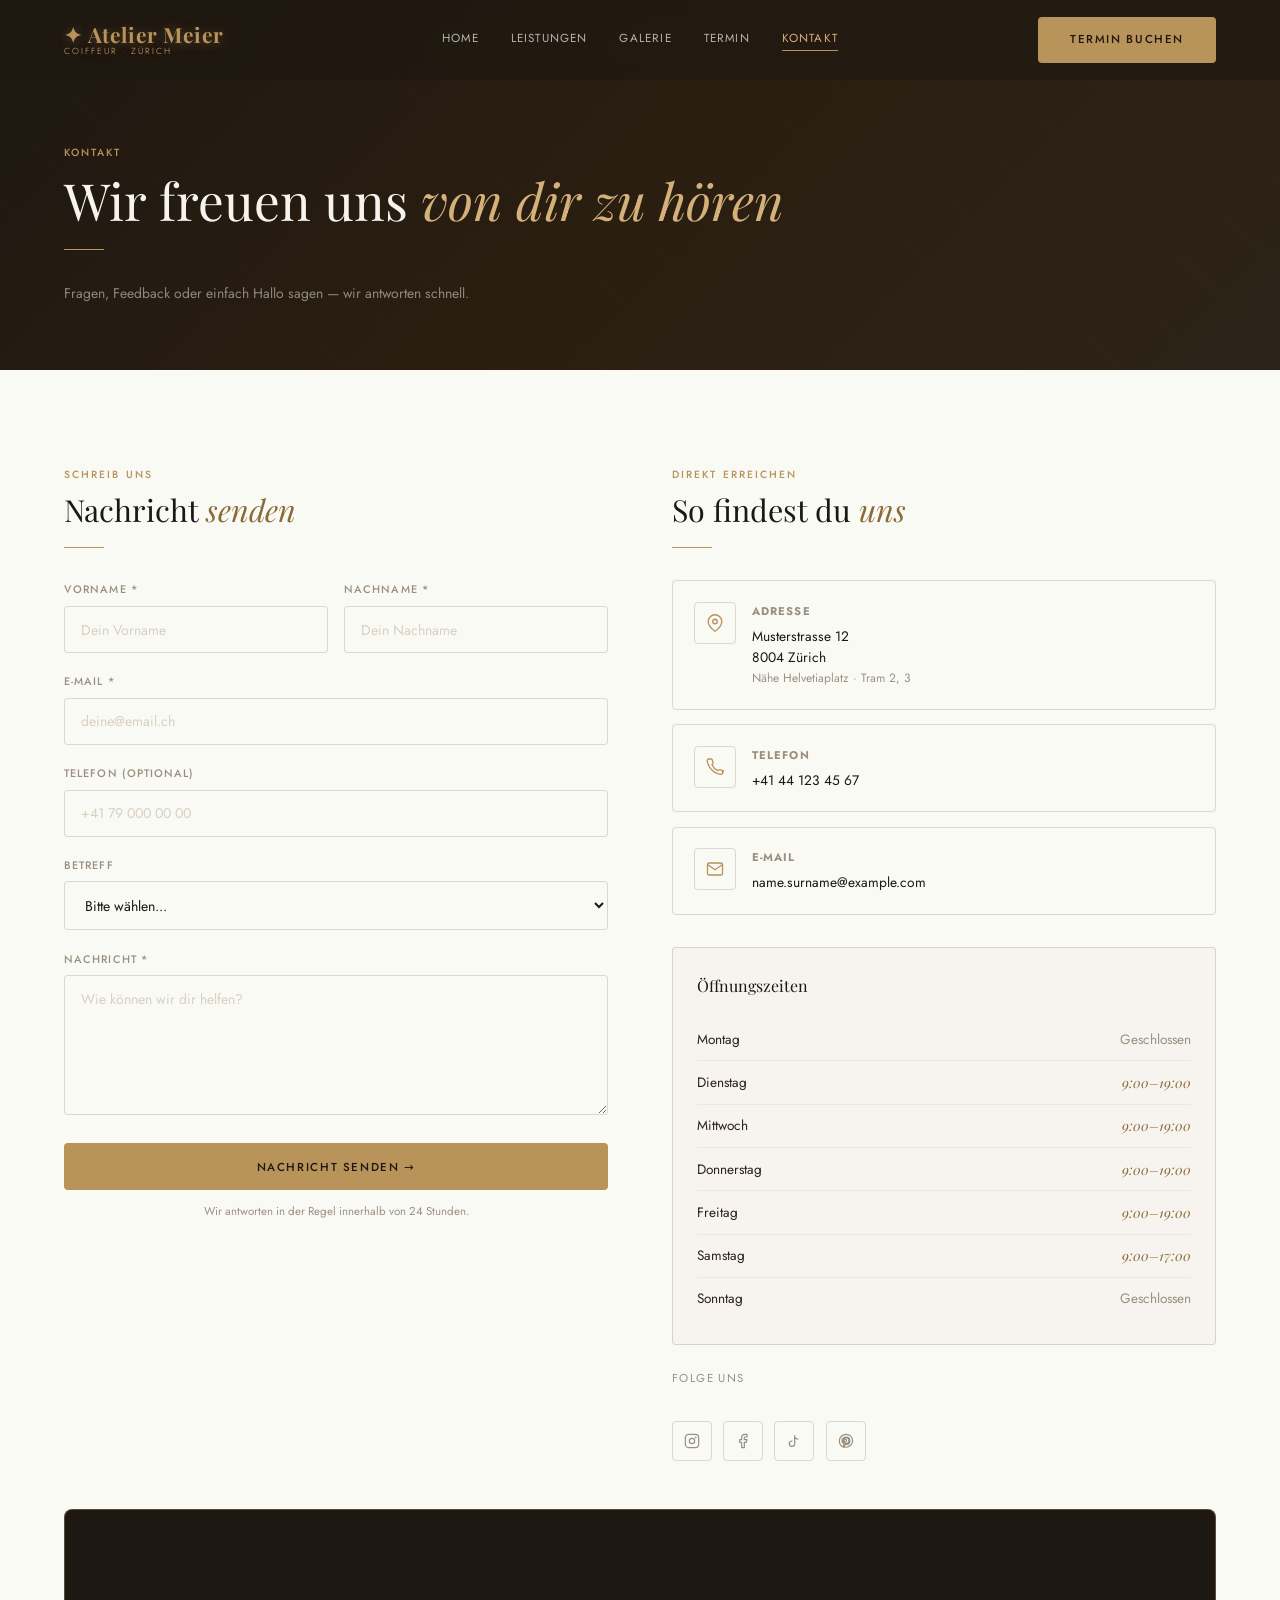
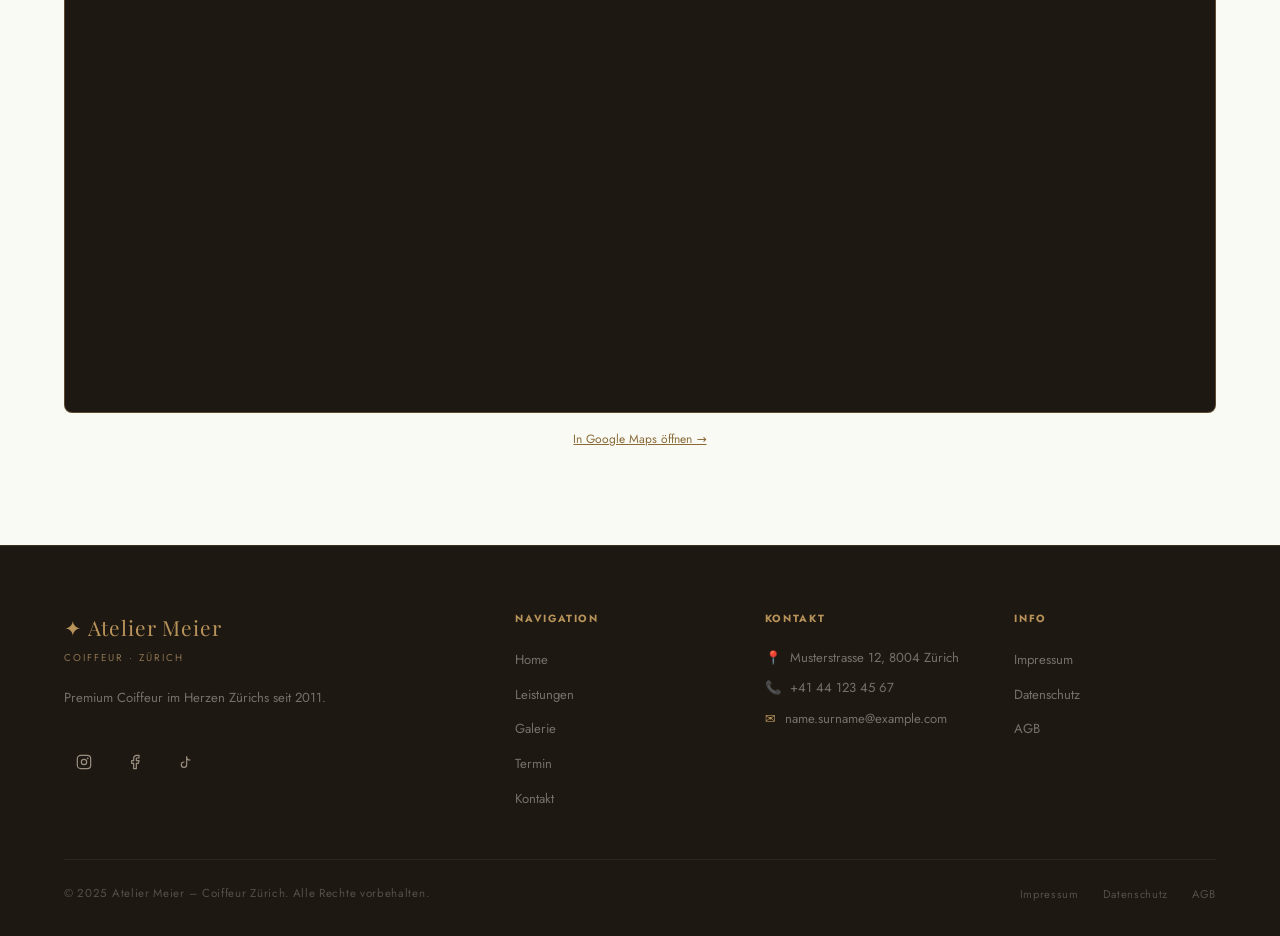
<file: kontakt.html>
<!DOCTYPE html>
<html lang="de">
<head>
  <meta charset="UTF-8">
  <meta name="viewport" content="width=device-width, initial-scale=1.0">
  <title>Kontakt — Atelier Meier Zürich</title>
  <link href="https://fonts.googleapis.com/css2?family=Playfair+Display:ital,wght@0,400;0,600;1,400&family=Jost:wght@300;400;500;600&display=swap" rel="stylesheet">
  <link rel="stylesheet" href="style.css">
  <style>
    .page-hero {
      background: linear-gradient(135deg, var(--espresso), #2a1e10, var(--espresso-mid));
      padding: calc(var(--header-h) + 4rem) 5% 4rem;
      position: relative; overflow: hidden;
    }
    .page-hero::before { content:''; position:absolute; inset:0; background:repeating-linear-gradient(45deg,transparent,transparent 60px,rgba(184,147,90,0.02) 61px); }
    .page-hero-content { position:relative; z-index:1; }

    /* Map placeholder */
    .map-box {
      width: 100%; aspect-ratio: 16/7;
      background: linear-gradient(135deg, #1a1208, #2a1e10);
      border: 1px solid var(--border-gold);
      border-radius: var(--radius-lg);
      display: flex; align-items: center; justify-content: center;
      flex-direction: column; gap: 1rem;
      margin-top: 3rem;
      position: relative; overflow: hidden;
    }
    .map-box::before {
      content: '';
      position: absolute; inset: 0;
      background: repeating-linear-gradient(0deg, transparent, transparent 29px, rgba(184,147,90,0.04) 30px),
                  repeating-linear-gradient(90deg, transparent, transparent 29px, rgba(184,147,90,0.04) 30px);
    }
    .map-pin {
      width: 40px; height: 40px;
      background: var(--gold); border-radius: 50% 50% 50% 0;
      transform: rotate(-45deg);
      position: relative; z-index: 1;
      box-shadow: 0 4px 16px rgba(184,147,90,0.4);
    }
    .map-pin::after {
      content: ''; position: absolute;
      top: 50%; left: 50%; transform: translate(-50%,-50%);
      width: 14px; height: 14px;
      background: var(--espresso); border-radius: 50%;
    }
    .map-text { position: relative; z-index: 1; text-align: center; }
    .map-text p { font-family: var(--serif); font-style: italic; color: rgba(184,147,90,0.5); font-size: 0.85rem; }
    .map-text small { font-size: 0.68rem; color: rgba(247,244,239,0.2); letter-spacing: 0.1em; text-transform: uppercase; font-family: var(--sans); }

    /* Opening hours table */
    .hours-table { width: 100%; }
    .hours-row {
      display: flex; justify-content: space-between; align-items: center;
      padding: 0.6rem 0; border-bottom: 1px solid var(--cream-dark);
      font-size: 0.85rem;
    }
    .hours-row:last-child { border-bottom: none; }
    .hours-day { color: var(--espresso-mid); font-weight: 400; }
    .hours-time { color: var(--gold-dark); font-family: var(--serif); font-style: italic; }
    .hours-closed { color: var(--taupe); }
  </style>
</head>
<body>

<header class="header">
  <a href="index.html" class="nav-logo">✦ Atelier Meier<span>Coiffeur · Zürich</span></a>
  <nav class="nav-links">
    <a href="index.html">Home</a>
    <a href="produkte.html">Leistungen</a>
    <a href="galerie.html">Galerie</a>
    <a href="buchen.html">Termin</a>
    <a href="kontakt.html" class="active">Kontakt</a>
  </nav>
  <div class="nav-right">
    <a href="buchen.html" class="btn btn-gold">Termin buchen</a>
    <button class="hamburger"><span></span><span></span><span></span></button>
  </div>
</header>
<nav class="mobile-nav">
  <a href="index.html">Home</a><a href="produkte.html">Leistungen</a>
  <a href="galerie.html">Galerie</a><a href="buchen.html">Termin</a><a href="kontakt.html">Kontakt</a>
</nav>

<!-- Hero -->
<div class="page-hero">
  <div class="page-hero-content">
    <span class="label">Kontakt</span>
    <h1 class="section-title light" style="font-size:clamp(2rem,5vw,3.2rem);">Wir freuen uns <em>von dir zu hören</em></h1>
    <div class="divider-gold"></div>
    <p style="color:rgba(247,244,239,0.5);font-size:0.87rem;max-width:440px;">Fragen, Feedback oder einfach Hallo sagen — wir antworten schnell.</p>
  </div>
</div>

<section class="section">
  <div class="contact-layout">

    <!-- Kontaktformular -->
    <div>
      <span class="label">Schreib uns</span>
      <h2 class="section-title" style="font-size:1.9rem;">Nachricht <em>senden</em></h2>
      <div class="divider-gold"></div>

      <form id="contact-form">
        <div class="form-row">
          <div class="form-group">
            <label class="form-label">Vorname *</label>
            <input type="text" class="form-input" placeholder="Dein Vorname" required>
          </div>
          <div class="form-group">
            <label class="form-label">Nachname *</label>
            <input type="text" class="form-input" placeholder="Dein Nachname" required>
          </div>
        </div>
        <div class="form-group">
          <label class="form-label">E-Mail *</label>
          <input type="email" class="form-input" placeholder="deine@email.ch" required>
        </div>
        <div class="form-group">
          <label class="form-label">Telefon (optional)</label>
          <input type="tel" class="form-input" placeholder="+41 79 000 00 00">
        </div>
        <div class="form-group">
          <label class="form-label">Betreff</label>
          <select class="form-select form-input">
            <option value="">Bitte wählen...</option>
            <option>Terminanfrage</option>
            <option>Preisanfrage</option>
            <option>Allgemeine Frage</option>
            <option>Feedback</option>
            <option>Anderes</option>
          </select>
        </div>
        <div class="form-group">
          <label class="form-label">Nachricht *</label>
          <textarea class="form-textarea" placeholder="Wie können wir dir helfen?" style="min-height:140px;" required></textarea>
        </div>

        <button type="submit" class="btn btn-gold" style="width:100%;justify-content:center;padding:0.95rem;">
          Nachricht senden →
        </button>
        <p style="font-size:0.72rem;color:var(--taupe);text-align:center;margin-top:0.8rem;">Wir antworten in der Regel innerhalb von 24 Stunden.</p>
      </form>
    </div>

    <!-- Kontakt Info -->
    <div>
      <span class="label">Direkt erreichen</span>
      <h2 class="section-title" style="font-size:1.9rem;">So findest du <em>uns</em></h2>
      <div class="divider-gold"></div>

      <div class="contact-info-item">
        <div class="contact-icon-box">
          <svg viewBox="0 0 24 24" stroke="currentColor" fill="none" stroke-width="1.8" stroke-linecap="round" stroke-linejoin="round" width="18" height="18">
            <path d="M21 10c0 7-9 13-9 13s-9-6-9-13a9 9 0 0 1 18 0z"/><circle cx="12" cy="10" r="3"/>
          </svg>
        </div>
        <div>
          <h4>Adresse</h4>
          <p>Musterstrasse 12<br>8004 Zürich<br><span style="font-size:0.75rem;color:var(--taupe);">Nähe Helvetiaplatz · Tram 2, 3</span></p>
        </div>
      </div>

      <div class="contact-info-item">
        <div class="contact-icon-box">
          <svg viewBox="0 0 24 24" stroke="currentColor" fill="none" stroke-width="1.8" stroke-linecap="round" stroke-linejoin="round" width="18" height="18">
            <path d="M22 16.92v3a2 2 0 0 1-2.18 2 19.79 19.79 0 0 1-8.63-3.07A19.5 19.5 0 0 1 4.69 12a19.79 19.79 0 0 1-3.07-8.67A2 2 0 0 1 3.6 1.27h3a2 2 0 0 1 2 1.72c.127.96.361 1.903.7 2.81a2 2 0 0 1-.45 2.11L7.91 8.96a16 16 0 0 0 8 8l1.27-.77a2 2 0 0 1 2.11-.45c.907.339 1.85.573 2.81.7A2 2 0 0 1 24 18.92"/>
          </svg>
        </div>
        <div>
          <h4>Telefon</h4>
          <p>+41 44 123 45 67</p>
        </div>
      </div>

      <div class="contact-info-item">
        <div class="contact-icon-box">
          <svg viewBox="0 0 24 24" stroke="currentColor" fill="none" stroke-width="1.8" stroke-linecap="round" stroke-linejoin="round" width="18" height="18">
            <path d="M4 4h16c1.1 0 2 .9 2 2v12c0 1.1-.9 2-2 2H4c-1.1 0-2-.9-2-2V6c0-1.1.9-2 2-2z"/><polyline points="22,6 12,13 2,6"/>
          </svg>
        </div>
        <div>
          <h4>E-Mail</h4>
          <p>name.surname@example.com</p>
        </div>
      </div>

      <!-- Öffnungszeiten -->
      <div style="margin-top:2rem;padding:1.5rem;background:var(--cream);border:1px solid var(--border-dark);border-radius:var(--radius);">
        <h4 style="font-family:var(--serif);font-size:1rem;font-weight:400;margin-bottom:1.2rem;color:var(--espresso);">Öffnungszeiten</h4>
        <div class="hours-table">
          <div class="hours-row"><span class="hours-day">Montag</span><span class="hours-closed">Geschlossen</span></div>
          <div class="hours-row"><span class="hours-day">Dienstag</span><span class="hours-time">9:00–19:00</span></div>
          <div class="hours-row"><span class="hours-day">Mittwoch</span><span class="hours-time">9:00–19:00</span></div>
          <div class="hours-row"><span class="hours-day">Donnerstag</span><span class="hours-time">9:00–19:00</span></div>
          <div class="hours-row"><span class="hours-day">Freitag</span><span class="hours-time">9:00–19:00</span></div>
          <div class="hours-row"><span class="hours-day">Samstag</span><span class="hours-time">9:00–17:00</span></div>
          <div class="hours-row"><span class="hours-day">Sonntag</span><span class="hours-closed">Geschlossen</span></div>
        </div>
      </div>

      <!-- Social -->
      <div style="margin-top:1.5rem;">
        <p style="font-size:0.72rem;letter-spacing:0.12em;text-transform:uppercase;color:var(--taupe);margin-bottom:0.8rem;">Folge uns</p>
        <div class="social-row">
          <a href="https://www.instagram.com/" target="_blank" rel="noopener" class="social-icon-btn" aria-label="Instagram">
            <svg viewBox="0 0 24 24" stroke="currentColor" fill="none" stroke-width="1.8" stroke-linecap="round" stroke-linejoin="round" width="16" height="16"><rect x="2" y="2" width="20" height="20" rx="5" ry="5"/><circle cx="12" cy="12" r="4"/><circle cx="17.5" cy="6.5" r="0.5" fill="currentColor"/></svg>
          </a>
          <a href="https://www.facebook.com/" target="_blank" rel="noopener" class="social-icon-btn" aria-label="Facebook">
            <svg viewBox="0 0 24 24" stroke="currentColor" fill="none" stroke-width="1.8" stroke-linecap="round" stroke-linejoin="round" width="16" height="16"><path d="M18 2h-3a5 5 0 0 0-5 5v3H7v4h3v8h4v-8h3l1-4h-4V7a1 1 0 0 1 1-1h3z"/></svg>
          </a>
          <a href="https://www.tiktok.com/" target="_blank" rel="noopener" class="social-icon-btn" aria-label="TikTok">
            <svg viewBox="0 0 24 24" stroke="currentColor" fill="none" stroke-width="1.8" stroke-linecap="round" stroke-linejoin="round" width="16" height="16"><path d="M9 12a4 4 0 1 0 4 4V4a5 5 0 0 0 5 5"/></svg>
          </a>
          <a href="https://www.pinterest.com/" target="_blank" rel="noopener" class="social-icon-btn" aria-label="Pinterest">
            <svg viewBox="0 0 24 24" stroke="currentColor" fill="none" stroke-width="1.8" stroke-linecap="round" stroke-linejoin="round" width="16" height="16"><path d="M12 2C6.48 2 2 6.48 2 12c0 4.24 2.65 7.86 6.39 9.29-.09-.78-.17-1.98.04-2.83l1.22-5.17s-.31-.62-.31-1.54c0-1.45.84-2.53 1.88-2.53.89 0 1.32.67 1.32 1.47 0 .9-.57 2.23-.87 3.47-.25 1.04.52 1.88 1.54 1.88 1.85 0 3.09-2.37 3.09-5.17 0-2.14-1.44-3.73-4.04-3.73-2.94 0-4.76 2.2-4.76 4.64 0 .84.24 1.43.62 1.89.17.2.19.28.13.51l-.18.73c-.06.23-.24.31-.44.23-1.24-.51-1.82-1.88-1.82-3.42 0-2.52 2.12-5.53 6.33-5.53 3.38 0 5.6 2.44 5.6 5.07 0 3.45-1.91 6.02-4.71 6.02-.94 0-1.83-.51-2.13-1.08l-.59 2.27c-.21.82-.78 1.84-1.16 2.46.87.27 1.8.42 2.76.42 5.52 0 10-4.48 10-10S17.52 2 12 2z"/></svg>
          </a>
        </div>
      </div>
    </div>
  </div>

  <!-- Google Maps Embed -->
  <div class="map-box with-iframe fade-up">
    <iframe
      src="https://www.google.com/maps?q=Bahnhofstrasse+1,+8001+Z%C3%BCrich&output=embed"
      loading="lazy"
      referrerpolicy="no-referrer-when-downgrade"
      title="Atelier Meier auf Google Maps"
      allowfullscreen></iframe>
  </div>
  <p style="text-align:center;font-size:0.75rem;color:var(--taupe);margin-top:1rem;">
    <a href="https://www.google.com/maps/search/Coiffeur+Z%C3%BCrich+Bahnhofstrasse" target="_blank" rel="noopener" style="color:var(--gold-dark);text-decoration:underline;">In Google Maps öffnen →</a>
  </p>
</section>

<footer class="footer">
  <div class="footer-grid">
    <div class="footer-brand">
      <span class="footer-brand-name">✦ Atelier Meier</span>
      <span class="footer-brand-sub">Coiffeur · Zürich</span>
      <p>Premium Coiffeur im Herzen Zürichs seit 2011.</p>
      <div class="social-row">
        <a href="https://www.instagram.com/" target="_blank" rel="noopener" aria-label="Instagram" class="social-icon-btn"><svg viewBox="0 0 24 24" stroke="currentColor" fill="none" stroke-width="1.8" stroke-linecap="round" stroke-linejoin="round" width="16" height="16"><rect x="2" y="2" width="20" height="20" rx="5"/><circle cx="12" cy="12" r="4"/><circle cx="17.5" cy="6.5" r="0.5" fill="currentColor"/></svg></a>
        <a href="https://www.facebook.com/" target="_blank" rel="noopener" aria-label="Facebook" class="social-icon-btn"><svg viewBox="0 0 24 24" stroke="currentColor" fill="none" stroke-width="1.8" stroke-linecap="round" stroke-linejoin="round" width="16" height="16"><path d="M18 2h-3a5 5 0 0 0-5 5v3H7v4h3v8h4v-8h3l1-4h-4V7a1 1 0 0 1 1-1h3z"/></svg></a>
        <a href="https://www.tiktok.com/" target="_blank" rel="noopener" aria-label="TikTok" class="social-icon-btn"><svg viewBox="0 0 24 24" stroke="currentColor" fill="none" stroke-width="1.8" stroke-linecap="round" stroke-linejoin="round" width="16" height="16"><path d="M9 12a4 4 0 1 0 4 4V4a5 5 0 0 0 5 5"/></svg></a>
      </div>
    </div>
    <div class="footer-col"><h4>Navigation</h4><ul><li><a href="index.html">Home</a></li><li><a href="produkte.html">Leistungen</a></li><li><a href="galerie.html">Galerie</a></li><li><a href="buchen.html">Termin</a></li><li><a href="kontakt.html">Kontakt</a></li></ul></div>
    <div class="footer-col"><h4>Kontakt</h4><div class="footer-contact-line"><span>📍</span><span>Musterstrasse 12, 8004 Zürich</span></div><div class="footer-contact-line"><span>📞</span><span>+41 44 123 45 67</span></div><div class="footer-contact-line"><span>✉</span><span>name.surname@example.com</span></div></div>
    <div class="footer-col"><h4>Info</h4><ul><li><a href="#">Impressum</a></li><li><a href="#">Datenschutz</a></li><li><a href="#">AGB</a></li></ul></div>
  </div>
  <div class="footer-bottom">
    <p>© 2025 Atelier Meier – Coiffeur Zürich. Alle Rechte vorbehalten.</p>
    <div class="footer-bottom-links"><a href="#">Impressum</a><a href="#">Datenschutz</a><a href="#">AGB</a></div>
  </div>
</footer>

<script src="script.js"></script>
</body>
</html>
</file>
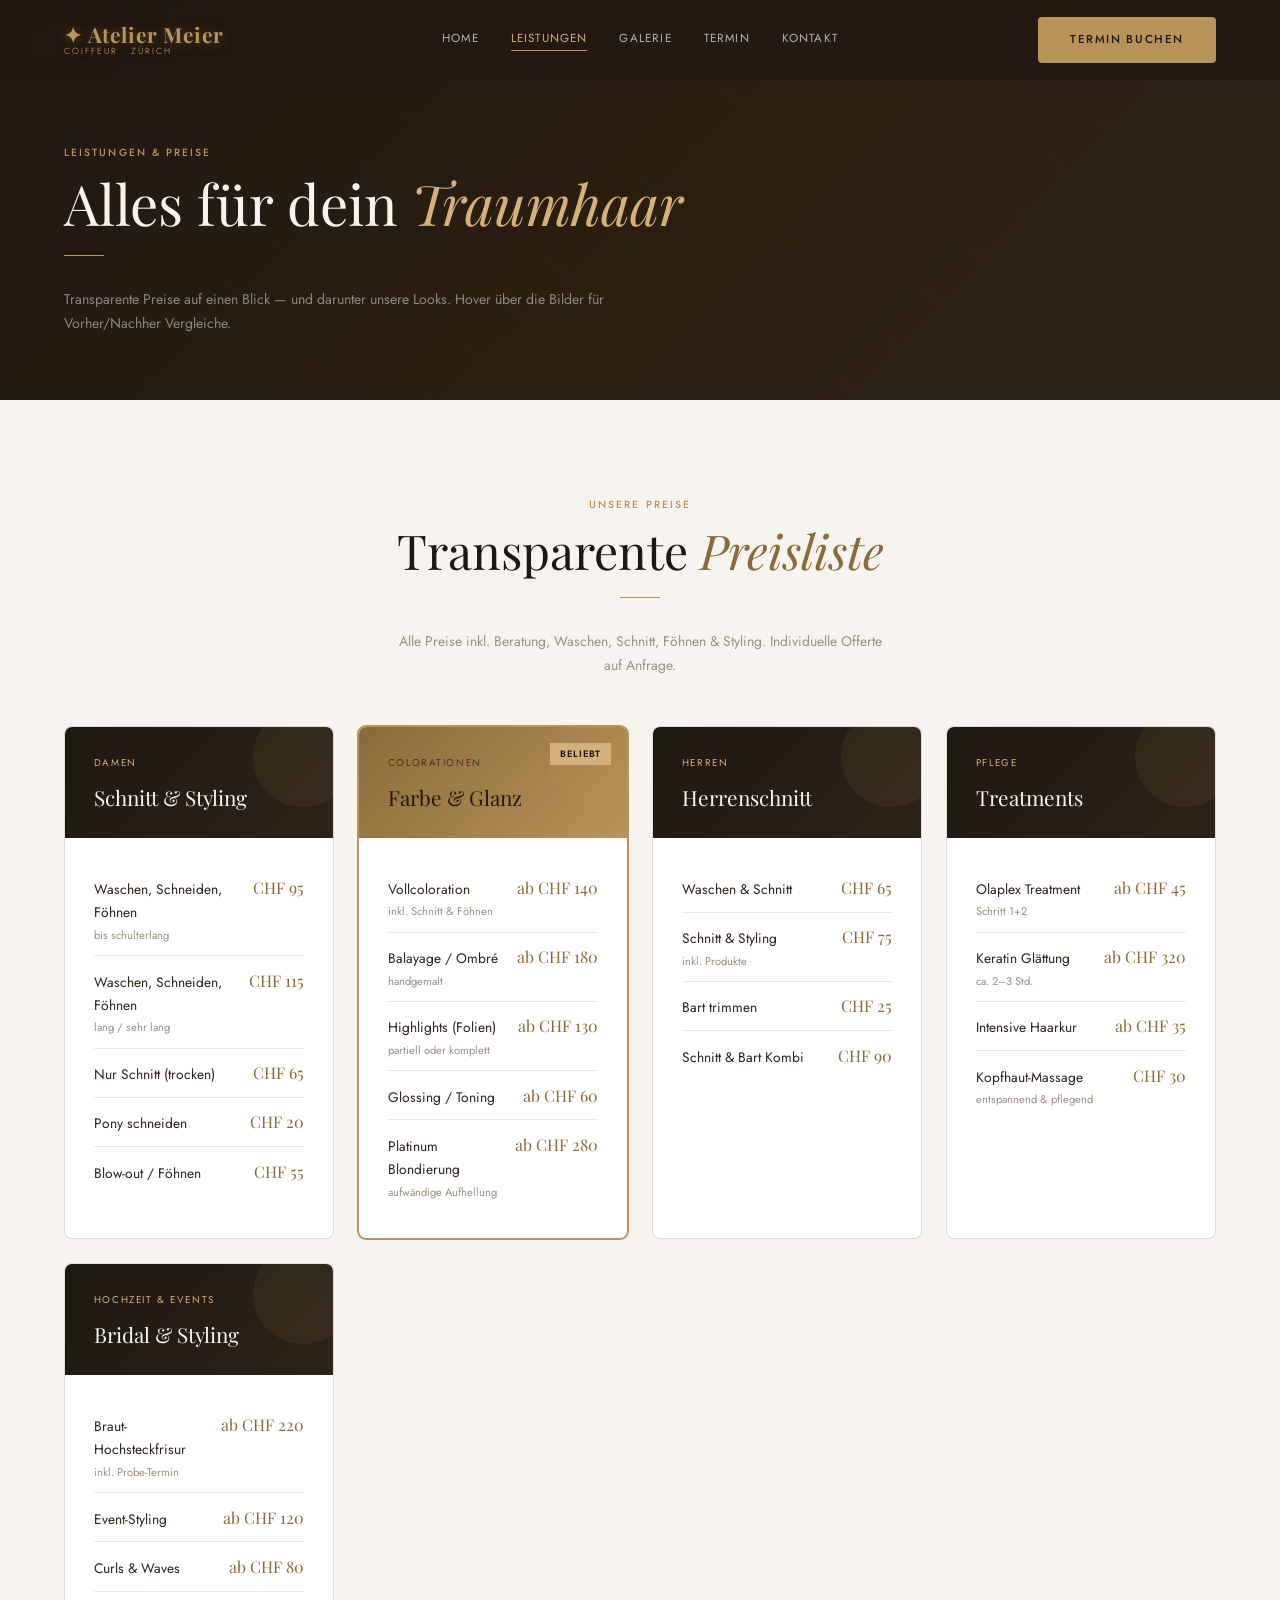
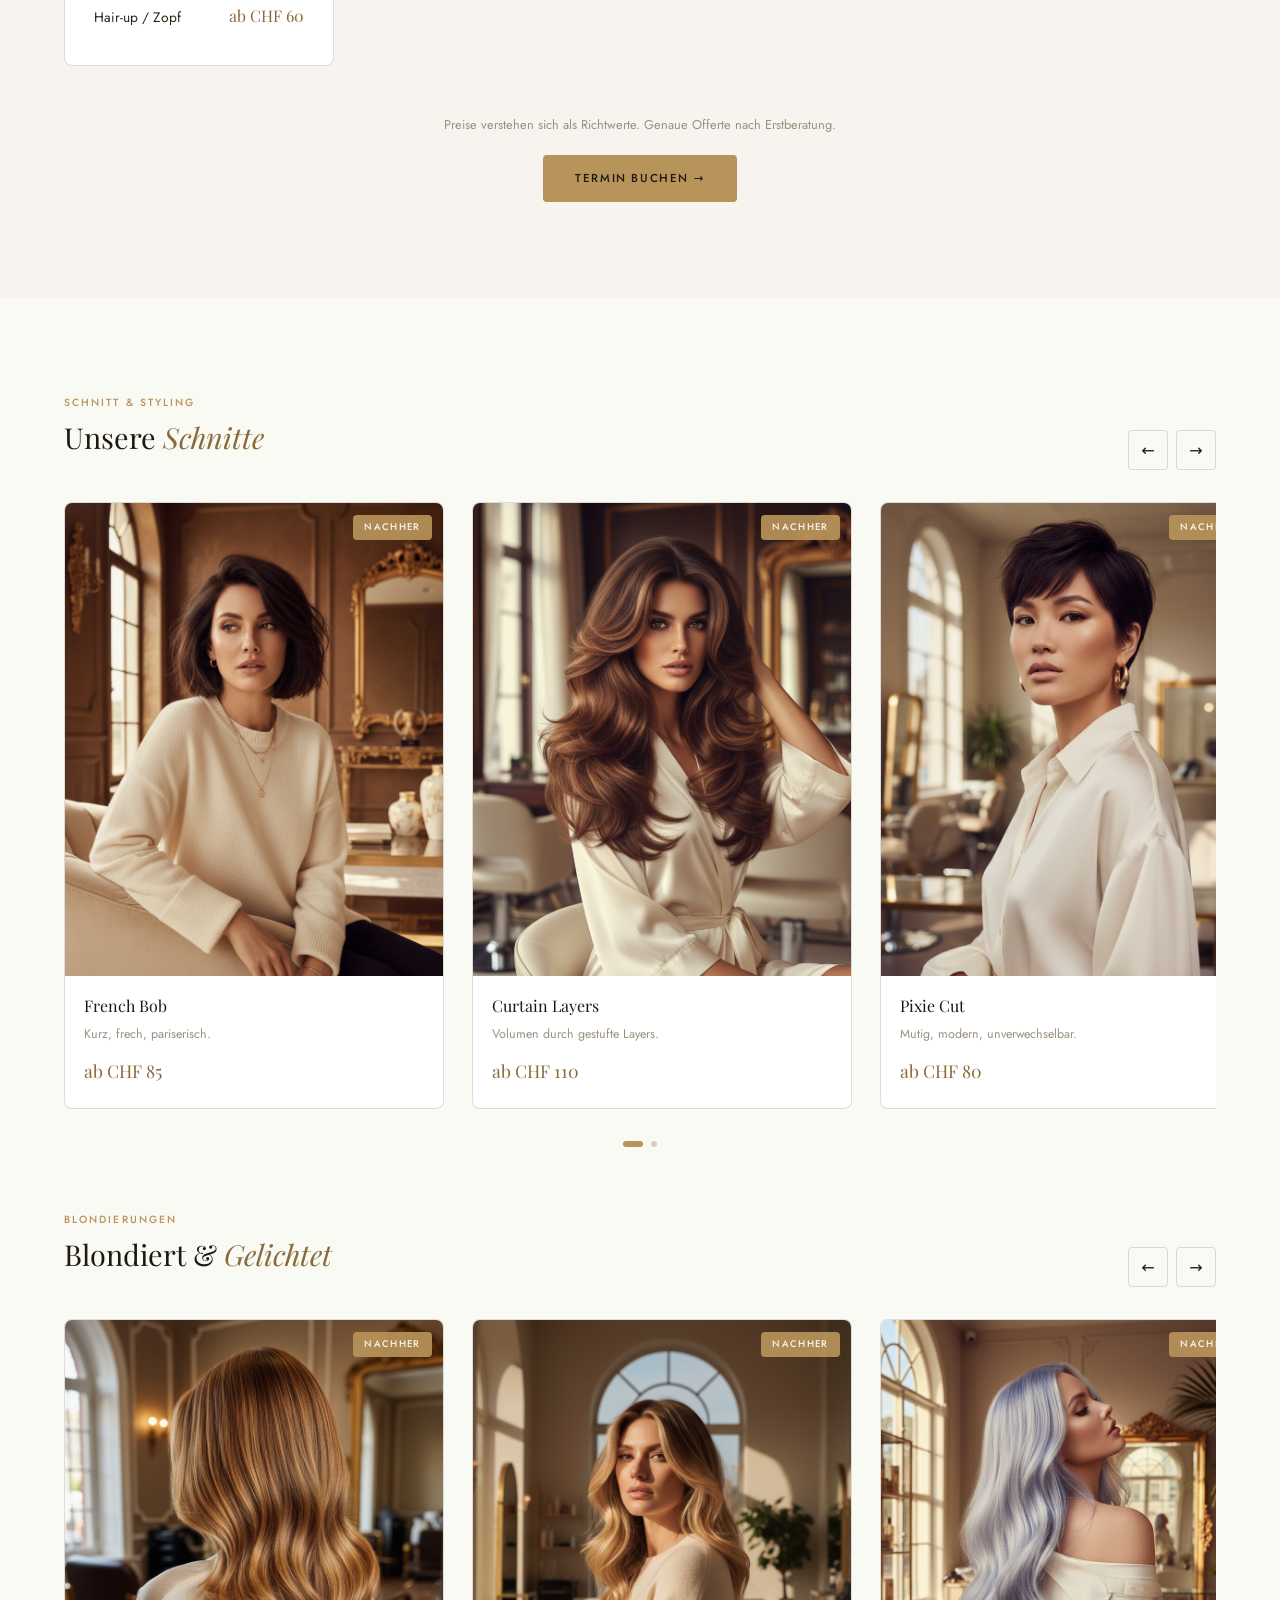
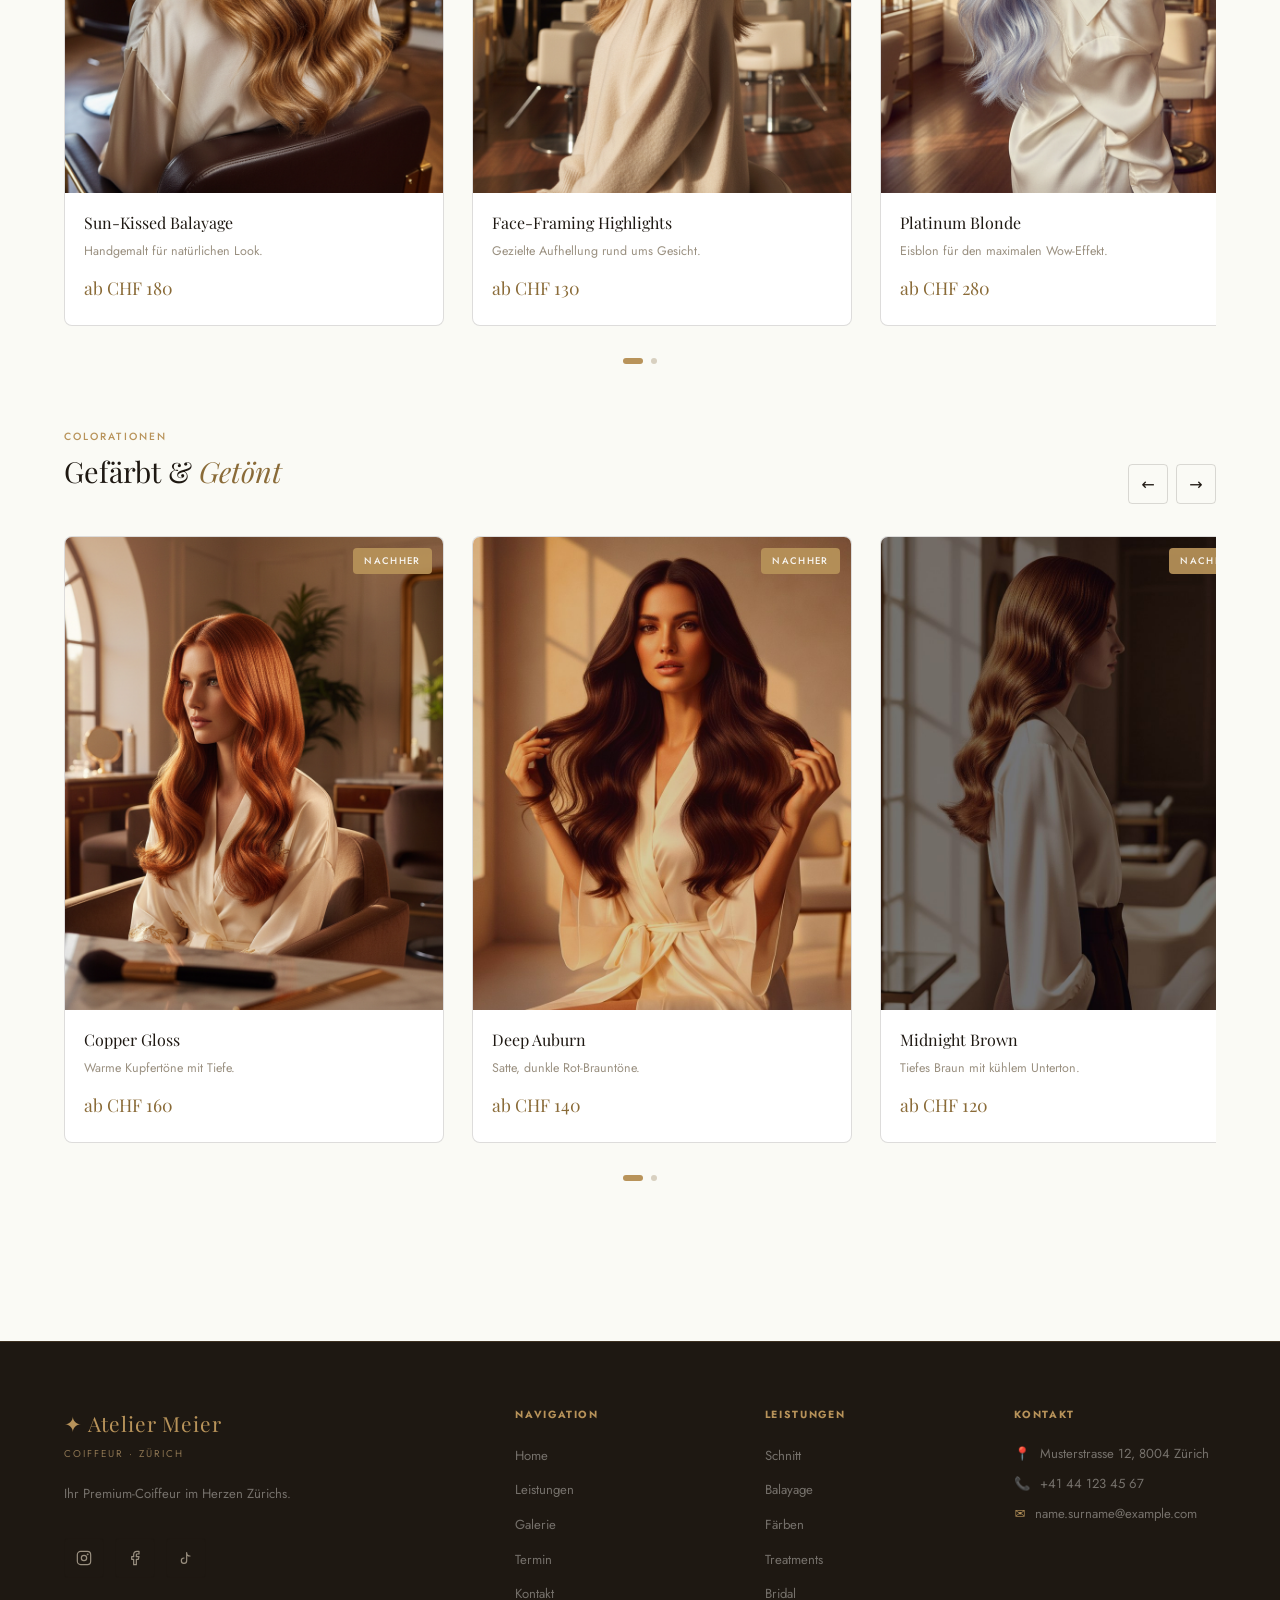
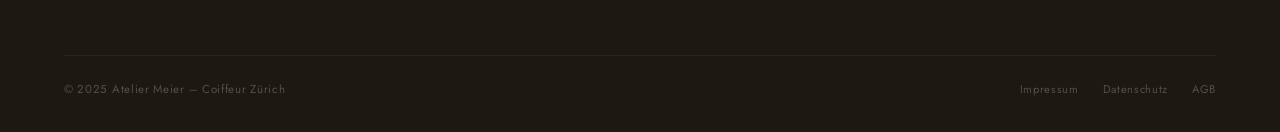
<file: produkte.html>
<!DOCTYPE html>
<html lang="de">
<head>
  <meta charset="UTF-8">
  <meta name="viewport" content="width=device-width, initial-scale=1.0">
  <title>Leistungen & Preise — Atelier Meier Zürich</title>
  <link href="https://fonts.googleapis.com/css2?family=Playfair+Display:ital,wght@0,400;0,600;1,400&family=Jost:wght@300;400;500;600&family=Cormorant+Garamond:ital,wght@1,400&display=swap" rel="stylesheet">
  <link rel="stylesheet" href="style.css">
  <style>
    .page-hero {
      background: linear-gradient(135deg, var(--espresso) 0%, #2a1e10 50%, var(--espresso-mid) 100%);
      padding: calc(var(--header-h) + 4rem) 5% 4rem;
      position: relative; overflow: hidden;
    }
    .page-hero::before {
      content: ''; position: absolute; inset: 0;
      background: repeating-linear-gradient(45deg, transparent, transparent 60px, rgba(184,147,90,0.02) 61px),
                  repeating-linear-gradient(-45deg, transparent, transparent 60px, rgba(255,255,255,0.01) 61px);
    }
    .page-hero-content { position: relative; z-index: 1; }
    .cc-style { background: linear-gradient(160deg,#2a1e10,#1a1208); }
    .cc-cut { background: linear-gradient(160deg,#c8bfb2,#ddd8d0); }
    .cc-color { background: linear-gradient(160deg,#5a3d28,#8a6040); }
    .cc-before-style { background: linear-gradient(160deg,#9a9080,#b0a898); }
    .cc-before-cut { background: linear-gradient(160deg,#ede8df,#d8d0c0); }
    .cc-before-color { background: linear-gradient(160deg,#9a9080,#aaa098); }
  </style>
</head>
<body>

<header class="header">
  <a href="index.html" class="nav-logo">✦ Atelier Meier<span>Coiffeur · Zürich</span></a>
  <nav class="nav-links">
    <a href="index.html">Home</a>
    <a href="produkte.html" class="active">Leistungen</a>
    <a href="galerie.html">Galerie</a>
    <a href="buchen.html">Termin</a>
    <a href="kontakt.html">Kontakt</a>
  </nav>
  <div class="nav-right">
    <a href="buchen.html" class="btn btn-gold">Termin buchen</a>
    <button class="hamburger"><span></span><span></span><span></span></button>
  </div>
</header>
<nav class="mobile-nav">
  <a href="index.html">Home</a><a href="produkte.html">Leistungen</a>
  <a href="galerie.html">Galerie</a><a href="buchen.html">Termin</a><a href="kontakt.html">Kontakt</a>
</nav>

<!-- Page Hero -->
<div class="page-hero">
  <div class="page-hero-content">
    <span class="label">Leistungen & Preise</span>
    <h1 class="section-title light" style="font-size:clamp(2rem,5vw,3.5rem);">Alles für dein <em>Traumhaar</em></h1>
    <div class="divider-gold"></div>
    <p style="color:rgba(247,244,239,0.5);font-size:0.88rem;max-width:560px;">Transparente Preise auf einen Blick — und darunter unsere Looks. Hover über die Bilder für Vorher/Nachher Vergleiche.</p>
  </div>
</div>

<!-- ═══ PREISTABELLE ═══ -->
<section class="section bg-cream">
  <div class="fade-up" style="text-align:center;">
    <span class="label">Unsere Preise</span>
    <h2 class="section-title">Transparente <em>Preisliste</em></h2>
    <div class="divider-gold center"></div>
    <p style="color:var(--taupe);font-size:0.87rem;max-width:500px;margin:0 auto 1rem;">Alle Preise inkl. Beratung, Waschen, Schnitt, Föhnen & Styling. Individuelle Offerte auf Anfrage.</p>
  </div>
  <div class="price-grid fade-up">
    <!-- Damen Schnitt -->
    <div class="price-card">
      <div class="price-card-header">
        <span class="price-cat">Damen</span>
        <div class="price-name">Schnitt & Styling</div>
      </div>
      <div class="price-card-body">
        <div class="price-item">
          <div><span class="price-item-name">Waschen, Schneiden, Föhnen</span><span class="price-item-desc">bis schulterlang</span></div>
          <span class="price-item-price">CHF 95</span>
        </div>
        <div class="price-item">
          <div><span class="price-item-name">Waschen, Schneiden, Föhnen</span><span class="price-item-desc">lang / sehr lang</span></div>
          <span class="price-item-price">CHF 115</span>
        </div>
        <div class="price-item">
          <div><span class="price-item-name">Nur Schnitt (trocken)</span></div>
          <span class="price-item-price">CHF 65</span>
        </div>
        <div class="price-item">
          <div><span class="price-item-name">Pony schneiden</span></div>
          <span class="price-item-price">CHF 20</span>
        </div>
        <div class="price-item">
          <div><span class="price-item-name">Blow-out / Föhnen</span></div>
          <span class="price-item-price">CHF 55</span>
        </div>
      </div>
    </div>

    <!-- Farbe – featured -->
    <div class="price-card featured">
      <div class="price-card-header">
        <span class="price-badge">Beliebt</span>
        <span class="price-cat">Colorationen</span>
        <div class="price-name">Farbe & Glanz</div>
      </div>
      <div class="price-card-body">
        <div class="price-item">
          <div><span class="price-item-name">Vollcoloration</span><span class="price-item-desc">inkl. Schnitt & Föhnen</span></div>
          <span class="price-item-price">ab CHF 140</span>
        </div>
        <div class="price-item">
          <div><span class="price-item-name">Balayage / Ombré</span><span class="price-item-desc">handgemalt</span></div>
          <span class="price-item-price">ab CHF 180</span>
        </div>
        <div class="price-item">
          <div><span class="price-item-name">Highlights (Folien)</span><span class="price-item-desc">partiell oder komplett</span></div>
          <span class="price-item-price">ab CHF 130</span>
        </div>
        <div class="price-item">
          <div><span class="price-item-name">Glossing / Toning</span></div>
          <span class="price-item-price">ab CHF 60</span>
        </div>
        <div class="price-item">
          <div><span class="price-item-name">Platinum Blondierung</span><span class="price-item-desc">aufwändige Aufhellung</span></div>
          <span class="price-item-price">ab CHF 280</span>
        </div>
      </div>
    </div>

    <!-- Herren -->
    <div class="price-card">
      <div class="price-card-header">
        <span class="price-cat">Herren</span>
        <div class="price-name">Herrenschnitt</div>
      </div>
      <div class="price-card-body">
        <div class="price-item">
          <div><span class="price-item-name">Waschen & Schnitt</span></div>
          <span class="price-item-price">CHF 65</span>
        </div>
        <div class="price-item">
          <div><span class="price-item-name">Schnitt & Styling</span><span class="price-item-desc">inkl. Produkte</span></div>
          <span class="price-item-price">CHF 75</span>
        </div>
        <div class="price-item">
          <div><span class="price-item-name">Bart trimmen</span></div>
          <span class="price-item-price">CHF 25</span>
        </div>
        <div class="price-item">
          <div><span class="price-item-name">Schnitt & Bart Kombi</span></div>
          <span class="price-item-price">CHF 90</span>
        </div>
      </div>
    </div>

    <!-- Treatments -->
    <div class="price-card">
      <div class="price-card-header">
        <span class="price-cat">Pflege</span>
        <div class="price-name">Treatments</div>
      </div>
      <div class="price-card-body">
        <div class="price-item">
          <div><span class="price-item-name">Olaplex Treatment</span><span class="price-item-desc">Schritt 1+2</span></div>
          <span class="price-item-price">ab CHF 45</span>
        </div>
        <div class="price-item">
          <div><span class="price-item-name">Keratin Glättung</span><span class="price-item-desc">ca. 2–3 Std.</span></div>
          <span class="price-item-price">ab CHF 320</span>
        </div>
        <div class="price-item">
          <div><span class="price-item-name">Intensive Haarkur</span></div>
          <span class="price-item-price">ab CHF 35</span>
        </div>
        <div class="price-item">
          <div><span class="price-item-name">Kopfhaut-Massage</span><span class="price-item-desc">entspannend & pflegend</span></div>
          <span class="price-item-price">CHF 30</span>
        </div>
      </div>
    </div>

    <!-- Bridal -->
    <div class="price-card">
      <div class="price-card-header">
        <span class="price-cat">Hochzeit & Events</span>
        <div class="price-name">Bridal & Styling</div>
      </div>
      <div class="price-card-body">
        <div class="price-item">
          <div><span class="price-item-name">Braut-Hochsteckfrisur</span><span class="price-item-desc">inkl. Probe-Termin</span></div>
          <span class="price-item-price">ab CHF 220</span>
        </div>
        <div class="price-item">
          <div><span class="price-item-name">Event-Styling</span></div>
          <span class="price-item-price">ab CHF 120</span>
        </div>
        <div class="price-item">
          <div><span class="price-item-name">Curls & Waves</span></div>
          <span class="price-item-price">ab CHF 80</span>
        </div>
        <div class="price-item">
          <div><span class="price-item-name">Hair-up / Zopf</span></div>
          <span class="price-item-price">ab CHF 60</span>
        </div>
      </div>
    </div>

  </div>
  <div style="text-align:center;margin-top:3rem;">
    <p style="color:var(--taupe);font-size:0.8rem;margin-bottom:1.2rem;">Preise verstehen sich als Richtwerte. Genaue Offerte nach Erstberatung.</p>
    <a href="buchen.html" class="btn btn-gold">Termin buchen →</a>
  </div>
</section>

<!-- ═══ CAROUSEL 1: STYLES ═══ -->
<section class="section">
  <div class="carousel-section fade-up">
    <div class="carousel-header">
      <div>
        <span class="label">Schnitt & Styling</span>
        <h2 class="section-title" style="font-size:1.8rem;">Unsere <em>Schnitte</em></h2>
      </div>
      <div style="display:flex;gap:0.5rem;">
        <button class="car-btn" id="car-cuts-prev">←</button>
        <button class="car-btn" id="car-cuts-next">→</button>
      </div>
    </div>
    <div class="carousel-track-wrap" id="car-cuts">
      <div class="carousel-track">
        <!-- Card 2 -->
        <div class="carousel-card cc-cuts-2">
          <div class="cc-img">
            <div class="cc-after cc-style" style="height:100%;"><div style="font-family:var(--serif);font-size:0.7rem;letter-spacing:0.08em;font-style:italic;color:rgba(184,147,90,0.4);text-align:center;padding:1rem;">✦<br>Bob Nachher</div></div>
            <div class="cc-before cc-before-style" style="height:100%;"><div style="font-family:var(--serif);font-size:0.7rem;letter-spacing:0.08em;font-style:italic;color:rgba(30,24,18,0.35);text-align:center;padding:1rem;">✦<br>Vorher</div></div>
          </div>
          <div class="cc-body"><div class="cc-name">French Bob</div><p class="cc-desc">Kurz, frech, pariserisch.</p><span class="cc-price">ab CHF 85</span></div>
        </div>
        <!-- Card 3 -->
        <div class="carousel-card cc-cuts-3">
          <div class="cc-img">
            <div class="cc-after" style="background:linear-gradient(160deg,#2a1e10,#4a3020);height:100%;"><div style="font-family:var(--serif);font-size:0.7rem;font-style:italic;color:rgba(184,147,90,0.4);text-align:center;padding:1rem;">✦<br>Layers Nachher</div></div>
            <div class="cc-before cc-before-cut" style="height:100%;"><div style="font-family:var(--serif);font-size:0.7rem;font-style:italic;color:rgba(30,24,18,0.35);text-align:center;padding:1rem;">✦<br>Vorher</div></div>
          </div>
          <div class="cc-body"><div class="cc-name">Curtain Layers</div><p class="cc-desc">Volumen durch gestufte Layers.</p><span class="cc-price">ab CHF 110</span></div>
        </div>
        <!-- Card 4 -->
        <div class="carousel-card cc-cuts-4">
          <div class="cc-img">
            <div class="cc-after cc-cut" style="height:100%;"><div style="font-family:var(--serif);font-size:0.7rem;font-style:italic;color:rgba(30,24,18,0.4);text-align:center;padding:1rem;">✦<br>Pixie Nachher</div></div>
            <div class="cc-before cc-before-style" style="height:100%;"><div style="font-family:var(--serif);font-size:0.7rem;font-style:italic;color:rgba(30,24,18,0.35);text-align:center;padding:1rem;">✦<br>Vorher</div></div>
          </div>
          <div class="cc-body"><div class="cc-name">Pixie Cut</div><p class="cc-desc">Mutig, modern, unverwechselbar.</p><span class="cc-price">ab CHF 80</span></div>
        </div>
        <!-- Card 5 -->
        <div class="carousel-card cc-cuts-5">
          <div class="cc-img">
            <div class="cc-after cc-style" style="height:100%;"><div style="font-family:var(--serif);font-size:0.7rem;font-style:italic;color:rgba(184,147,90,0.4);text-align:center;padding:1rem;">✦<br>Herren Nachher</div></div>
            <div class="cc-before cc-before-cut" style="height:100%;"><div style="font-family:var(--serif);font-size:0.7rem;font-style:italic;color:rgba(30,24,18,0.35);text-align:center;padding:1rem;">✦<br>Vorher</div></div>
          </div>
          <div class="cc-body"><div class="cc-name">Herrenschnitt Premium</div><p class="cc-desc">Klassisch oder modern – du wählst.</p><span class="cc-price">ab CHF 65</span></div>
        </div>
      </div>
    </div>
    <div class="page-dots" id="car-cuts-dots"></div>
  </div>

  <!-- ═══ CAROUSEL 2: BLONDIERT ═══ -->
  <div class="carousel-section fade-up" style="margin-top:4rem;">
    <div class="carousel-header">
      <div>
        <span class="label">Blondierungen</span>
        <h2 class="section-title" style="font-size:1.8rem;">Blondiert & <em>Gelichtet</em></h2>
      </div>
      <div style="display:flex;gap:0.5rem;">
        <button class="car-btn" id="car-styles-prev">←</button>
        <button class="car-btn" id="car-styles-next">→</button>
      </div>
    </div>
    <div class="carousel-track-wrap" id="car-styles">
      <div class="carousel-track">
        <div class="carousel-card cc-blonde-1">
          <div class="cc-img">
            <div class="cc-after" style="background:linear-gradient(160deg,#d4c090,#e8d8a0);height:100%;"><div style="font-family:var(--serif);font-size:0.7rem;font-style:italic;color:rgba(90,70,20,0.5);text-align:center;padding:1rem;">✦<br>Balayage Nachher</div></div>
            <div class="cc-before cc-before-color" style="height:100%;"><div style="font-family:var(--serif);font-size:0.7rem;font-style:italic;color:rgba(30,24,18,0.4);text-align:center;padding:1rem;">✦<br>Vorher</div></div>
          </div>
          <div class="cc-body"><div class="cc-name">Sun-Kissed Balayage</div><p class="cc-desc">Handgemalt für natürlichen Look.</p><span class="cc-price">ab CHF 180</span></div>
        </div>
        <div class="carousel-card cc-blonde-2">
          <div class="cc-img">
            <div class="cc-after" style="background:linear-gradient(160deg,#e8e0c0,#f0e8d0);height:100%;"><div style="font-family:var(--serif);font-size:0.7rem;font-style:italic;color:rgba(90,70,20,0.4);text-align:center;padding:1rem;">✦<br>Highlights Nachher</div></div>
            <div class="cc-before cc-before-color" style="height:100%;"><div style="font-family:var(--serif);font-size:0.7rem;font-style:italic;color:rgba(30,24,18,0.4);text-align:center;padding:1rem;">✦<br>Vorher</div></div>
          </div>
          <div class="cc-body"><div class="cc-name">Face-Framing Highlights</div><p class="cc-desc">Gezielte Aufhellung rund ums Gesicht.</p><span class="cc-price">ab CHF 130</span></div>
        </div>
        <div class="carousel-card cc-blonde-3">
          <div class="cc-img">
            <div class="cc-after" style="background:linear-gradient(160deg,#c8b870,#e0d080);height:100%;"><div style="font-family:var(--serif);font-size:0.7rem;font-style:italic;color:rgba(90,70,20,0.4);text-align:center;padding:1rem;">✦<br>Platinum Nachher</div></div>
            <div class="cc-before cc-before-color" style="height:100%;"><div style="font-family:var(--serif);font-size:0.7rem;font-style:italic;color:rgba(30,24,18,0.4);text-align:center;padding:1rem;">✦<br>Vorher</div></div>
          </div>
          <div class="cc-body"><div class="cc-name">Platinum Blonde</div><p class="cc-desc">Eisblon für den maximalen Wow-Effekt.</p><span class="cc-price">ab CHF 280</span></div>
        </div>
        <div class="carousel-card cc-blonde-4">
          <div class="cc-img">
            <div class="cc-after" style="background:linear-gradient(160deg,#d0b860,#e8c870);height:100%;"><div style="font-family:var(--serif);font-size:0.7rem;font-style:italic;color:rgba(90,70,20,0.4);text-align:center;padding:1rem;">✦<br>Ombré Nachher</div></div>
            <div class="cc-before cc-before-color" style="height:100%;"><div style="font-family:var(--serif);font-size:0.7rem;font-style:italic;color:rgba(30,24,18,0.4);text-align:center;padding:1rem;">✦<br>Vorher</div></div>
          </div>
          <div class="cc-body"><div class="cc-name">Ombré Effect</div><p class="cc-desc">Sanfter Übergang von dunkel zu hell.</p><span class="cc-price">ab CHF 150</span></div>
        </div>
      </div>
    </div>
    <div class="page-dots" id="car-styles-dots"></div>
  </div>

  <!-- ═══ CAROUSEL 3: GEFÄRBT ═══ -->
  <div class="carousel-section fade-up" style="margin-top:4rem;">
    <div class="carousel-header">
      <div>
        <span class="label">Colorationen</span>
        <h2 class="section-title" style="font-size:1.8rem;">Gefärbt & <em>Getönt</em></h2>
      </div>
      <div style="display:flex;gap:0.5rem;">
        <button class="car-btn" id="car-color-prev">←</button>
        <button class="car-btn" id="car-color-next">→</button>
      </div>
    </div>
    <div class="carousel-track-wrap" id="car-color">
      <div class="carousel-track">
        <div class="carousel-card cc-color-1">
          <div class="cc-img">
            <div class="cc-after cc-color" style="height:100%;"><div style="font-family:var(--serif);font-size:0.7rem;font-style:italic;color:rgba(212,176,122,0.5);text-align:center;padding:1rem;">✦<br>Kupfer Nachher</div></div>
            <div class="cc-before cc-before-color" style="height:100%;"><div style="font-family:var(--serif);font-size:0.7rem;font-style:italic;color:rgba(30,24,18,0.4);text-align:center;padding:1rem;">✦<br>Vorher</div></div>
          </div>
          <div class="cc-body"><div class="cc-name">Copper Gloss</div><p class="cc-desc">Warme Kupfertöne mit Tiefe.</p><span class="cc-price">ab CHF 160</span></div>
        </div>
        <div class="carousel-card cc-color-2">
          <div class="cc-img">
            <div class="cc-after" style="background:linear-gradient(160deg,#2d2025,#3d2830);height:100%;"><div style="font-family:var(--serif);font-size:0.7rem;font-style:italic;color:rgba(184,147,90,0.3);text-align:center;padding:1rem;">✦<br>Auburn Nachher</div></div>
            <div class="cc-before cc-before-color" style="height:100%;"><div style="font-family:var(--serif);font-size:0.7rem;font-style:italic;color:rgba(30,24,18,0.4);text-align:center;padding:1rem;">✦<br>Vorher</div></div>
          </div>
          <div class="cc-body"><div class="cc-name">Deep Auburn</div><p class="cc-desc">Satte, dunkle Rot-Brauntöne.</p><span class="cc-price">ab CHF 140</span></div>
        </div>
        <div class="carousel-card cc-color-3">
          <div class="cc-img">
            <div class="cc-after" style="background:linear-gradient(160deg,#1a1825,#252035);height:100%;"><div style="font-family:var(--serif);font-size:0.7rem;font-style:italic;color:rgba(184,147,90,0.3);text-align:center;padding:1rem;">✦<br>Dunkel Nachher</div></div>
            <div class="cc-before cc-before-color" style="height:100%;"><div style="font-family:var(--serif);font-size:0.7rem;font-style:italic;color:rgba(30,24,18,0.4);text-align:center;padding:1rem;">✦<br>Vorher</div></div>
          </div>
          <div class="cc-body"><div class="cc-name">Midnight Brown</div><p class="cc-desc">Tiefes Braun mit kühlem Unterton.</p><span class="cc-price">ab CHF 120</span></div>
        </div>
        <div class="carousel-card cc-color-4">
          <div class="cc-img">
            <div class="cc-after" style="background:linear-gradient(160deg,#8a6040,#b88058);height:100%;"><div style="font-family:var(--serif);font-size:0.7rem;font-style:italic;color:rgba(255,240,210,0.4);text-align:center;padding:1rem;">✦<br>Caramel Nachher</div></div>
            <div class="cc-before cc-before-color" style="height:100%;"><div style="font-family:var(--serif);font-size:0.7rem;font-style:italic;color:rgba(30,24,18,0.4);text-align:center;padding:1rem;">✦<br>Vorher</div></div>
          </div>
          <div class="cc-body"><div class="cc-name">Caramel Glaze</div><p class="cc-desc">Wärmendes Karamell-Glossing.</p><span class="cc-price">ab CHF 135</span></div>
        </div>
      </div>
    </div>
    <div class="page-dots" id="car-color-dots"></div>
  </div>
</section>


<footer class="footer">
  <div class="footer-grid">
    <div class="footer-brand">
      <span class="footer-brand-name">✦ Atelier Meier</span>
      <span class="footer-brand-sub">Coiffeur · Zürich</span>
      <p>Ihr Premium-Coiffeur im Herzen Zürichs.</p>
      <div class="social-row">
        <a href="https://www.instagram.com/" target="_blank" rel="noopener" aria-label="Instagram" class="social-icon-btn"><svg viewBox="0 0 24 24" stroke="currentColor" fill="none" stroke-width="1.8" stroke-linecap="round" stroke-linejoin="round" width="16" height="16"><rect x="2" y="2" width="20" height="20" rx="5"/><circle cx="12" cy="12" r="4"/><circle cx="17.5" cy="6.5" r="0.5" fill="currentColor"/></svg></a>
        <a href="https://www.facebook.com/" target="_blank" rel="noopener" aria-label="Facebook" class="social-icon-btn"><svg viewBox="0 0 24 24" stroke="currentColor" fill="none" stroke-width="1.8" stroke-linecap="round" stroke-linejoin="round" width="16" height="16"><path d="M18 2h-3a5 5 0 0 0-5 5v3H7v4h3v8h4v-8h3l1-4h-4V7a1 1 0 0 1 1-1h3z"/></svg></a>
        <a href="https://www.tiktok.com/" target="_blank" rel="noopener" aria-label="TikTok" class="social-icon-btn"><svg viewBox="0 0 24 24" stroke="currentColor" fill="none" stroke-width="1.8" stroke-linecap="round" stroke-linejoin="round" width="16" height="16"><path d="M9 12a4 4 0 1 0 4 4V4a5 5 0 0 0 5 5"/></svg></a>
      </div>
    </div>
    <div class="footer-col"><h4>Navigation</h4><ul><li><a href="index.html">Home</a></li><li><a href="produkte.html">Leistungen</a></li><li><a href="galerie.html">Galerie</a></li><li><a href="buchen.html">Termin</a></li><li><a href="kontakt.html">Kontakt</a></li></ul></div>
    <div class="footer-col"><h4>Leistungen</h4><ul><li><a href="#">Schnitt</a></li><li><a href="#">Balayage</a></li><li><a href="#">Färben</a></li><li><a href="#">Treatments</a></li><li><a href="#">Bridal</a></li></ul></div>
    <div class="footer-col"><h4>Kontakt</h4><div class="footer-contact-line"><span>📍</span><span>Musterstrasse 12, 8004 Zürich</span></div><div class="footer-contact-line"><span>📞</span><span>+41 44 123 45 67</span></div><div class="footer-contact-line"><span>✉</span><span>name.surname@example.com</span></div></div>
  </div>
  <div class="footer-bottom">
    <p>© 2025 Atelier Meier – Coiffeur Zürich</p>
    <div class="footer-bottom-links"><a href="#">Impressum</a><a href="#">Datenschutz</a><a href="#">AGB</a></div>
  </div>
</footer>
<script src="script.js"></script>
</body>
</html>
</file>
<file: style.css>
/* ============================================================
   COIFFEUR ZÜRICH — style.css
   Farben & Werte im :root ändern!
   ============================================================ */

:root {
  /* ── FARBEN ── */
  --cream:        #F7F4EF;
  --cream-dark:   #EDE8DF;
  --sand:         #D8D0C0;
  --taupe:        #9A9080;
  --espresso:     #1E1812;
  --espresso-mid: #2C2318;
  --gold:         #B8935A;
  --gold-light:   #D4B07A;
  --gold-dark:    #8A6B38;
  --offwhite:     #FAFAF5;
  --white:        #FFFFFF;
  --black:        #111111;

  /* ── TYPOGRAFIE ── */
  --serif:        'Playfair Display', Georgia, serif;
  --sans:         'Jost', system-ui, sans-serif;
  --script:       'Cormorant Garamond', Georgia, serif;

  /* ── LAYOUT ── */
  --header-h:     80px;
  --radius:       4px;
  --radius-lg:    8px;
  --transition:   0.3s ease;

  /* ── BORDER ── */
  --border-light: rgba(255,255,255,0.18);
  --border-dark:  rgba(30,24,18,0.15);
  --border-gold:  rgba(184,147,90,0.4);
}

/* ── RESET ── */
*, *::before, *::after { box-sizing: border-box; margin: 0; padding: 0; }
html { scroll-behavior: smooth; font-size: 16px; }
body {
  background: var(--offwhite);
  color: var(--espresso);
  font-family: var(--sans);
  font-size: 0.95rem;
  line-height: 1.7;
  overflow-x: hidden;
}
a { color: inherit; text-decoration: none; }
img { max-width: 100%; display: block; object-fit: cover; }
button { cursor: pointer; font-family: var(--sans); border: none; }
ul { list-style: none; }

/* ── SCROLLBAR ── */
::-webkit-scrollbar { width: 5px; }
::-webkit-scrollbar-track { background: var(--cream); }
::-webkit-scrollbar-thumb { background: var(--gold); }

/* ============================================================
   TYPOGRAPHY HELPERS
   ============================================================ */
.label {
  font-size: 0.65rem;
  letter-spacing: 0.2em;
  text-transform: uppercase;
  font-weight: 500;
  color: var(--gold);
  display: block;
  margin-bottom: 0.6rem;
}
.section-title {
  font-family: var(--serif);
  font-size: clamp(1.9rem, 4vw, 3rem);
  font-weight: 400;
  line-height: 1.15;
  color: var(--espresso);
  margin-bottom: 1rem;
}
.section-title em { font-style: italic; color: var(--gold-dark); }
.section-title.light { color: var(--cream); }
.section-title.light em { color: var(--gold-light); }
.divider-gold {
  width: 40px; height: 1px;
  background: var(--gold);
  margin: 1.2rem 0 2rem;
}
.divider-gold.center { margin: 1.2rem auto 2rem; }

/* ============================================================
   BUTTONS
   ============================================================ */
.btn {
  display: inline-flex; align-items: center; gap: 0.5rem;
  font-family: var(--sans); font-size: 0.72rem;
  letter-spacing: 0.14em; text-transform: uppercase;
  font-weight: 500; padding: 0.85rem 2rem;
  border-radius: var(--radius);
  transition: all var(--transition); cursor: pointer;
}
.btn-gold {
  background: var(--gold); color: var(--espresso); border: none;
}
.btn-gold:hover { background: var(--gold-light); transform: translateY(-2px); box-shadow: 0 8px 24px rgba(184,147,90,0.3); }

.btn-outline-light {
  background: transparent; color: var(--cream);
  border: 1px solid var(--border-light);
}
.btn-outline-light:hover { border-color: var(--gold-light); color: var(--gold-light); }

.btn-outline-dark {
  background: transparent; color: var(--espresso);
  border: 1px solid rgba(30,24,18,0.3);
}
.btn-outline-dark:hover { border-color: var(--gold); color: var(--gold-dark); }

.btn-dark {
  background: var(--espresso); color: var(--cream); border: none;
}
.btn-dark:hover { background: var(--espresso-mid); transform: translateY(-2px); }

/* ============================================================
   HEADER / NAV
   ============================================================ */
.header {
  position: fixed; top: 0; left: 0; right: 0;
  height: var(--header-h);
  z-index: 1000;
  display: flex; align-items: center; justify-content: space-between;
  padding: 0 5%;
  transition: background 0.4s, box-shadow 0.4s;
}
.header.scrolled {
  background: rgba(250,250,245,0.96);
  backdrop-filter: blur(16px);
  box-shadow: 0 1px 0 var(--border-dark);
}
.header.dark-bg { background: rgba(30,24,18,0.6); backdrop-filter: blur(12px); }
.header.dark-bg.scrolled { background: rgba(20,16,10,0.96); }

.nav-logo {
  font-family: var(--serif);
  font-size: 1.3rem;
  font-weight: 700;
  color: var(--gold);
  letter-spacing: 0.04em;
  line-height: 1;
  text-shadow: 0 1px 12px rgba(184,147,90,0.4);
  flex-shrink: 0;
}
.nav-logo span { display: block; font-size: 0.55rem; letter-spacing: 0.22em; text-transform: uppercase; color: var(--gold-light); font-family: var(--sans); font-weight: 300; margin-top: 2px; }

.nav-links {
  display: flex; align-items: center; gap: 2rem;
  position: absolute; left: 50%; transform: translateX(-50%);
}
.nav-links a {
  font-size: 0.73rem; letter-spacing: 0.1em; text-transform: uppercase;
  color: var(--cream); opacity: 0.7;
  transition: opacity 0.2s, color 0.2s;
  position: relative; padding-bottom: 3px;
}
.nav-links a::after {
  content: ''; position: absolute; bottom: 0; left: 0;
  width: 0; height: 1px; background: var(--gold);
  transition: width 0.3s;
}
.nav-links a:hover, .nav-links a.active { opacity: 1; color: var(--gold-light); }
.nav-links a:hover::after, .nav-links a.active::after { width: 100%; }
.header.scrolled .nav-links a { color: var(--espresso); }
.header.scrolled .nav-links a:hover { color: var(--gold-dark); }

.nav-right { display: flex; align-items: center; gap: 0.8rem; flex-shrink: 0; }

.hamburger {
  display: none; flex-direction: column; gap: 5px;
  background: none; border: none; padding: 4px; cursor: pointer;
}
.hamburger span { display: block; width: 22px; height: 1.5px; background: var(--cream); border-radius: 2px; transition: all 0.3s; }
.header.scrolled .hamburger span { background: var(--espresso); }

/* Mobile nav */
.mobile-nav {
  display: none;
  position: fixed; top: var(--header-h); left: 0; right: 0;
  background: rgba(20,16,10,0.98);
  backdrop-filter: blur(20px);
  padding: 2rem 5%;
  z-index: 999;
  border-bottom: 1px solid var(--border-gold);
}
.mobile-nav.open { display: flex; flex-direction: column; gap: 1.2rem; }
.mobile-nav a { font-size: 1rem; letter-spacing: 0.08em; color: var(--cream); opacity: 0.8; padding: 0.4rem 0; border-bottom: 1px solid rgba(255,255,255,0.06); }
.mobile-nav a:hover { color: var(--gold-light); opacity: 1; }

/* ============================================================
   HERO
   ============================================================ */
.hero {
  position: relative; min-height: 100vh;
  display: flex; align-items: center;
  overflow: hidden;
}
.hero-bg {
  position: absolute; inset: 0;
  background: linear-gradient(135deg, #0d0a06 0%, #2a1e10 40%, #1a1208 100%);
}
/* Simulated hero image with gradient texture */
.hero-bg::before {
  content: '';
  position: absolute; inset: 0;
  background:
    radial-gradient(ellipse 80% 60% at 70% 50%, rgba(184,147,90,0.08) 0%, transparent 60%),
    repeating-linear-gradient(45deg, transparent, transparent 60px, rgba(184,147,90,0.015) 61px),
    repeating-linear-gradient(-45deg, transparent, transparent 60px, rgba(255,255,255,0.01) 61px);
}
.hero-bg::after {
  content: '';
  position: absolute; inset: 0;
  background: linear-gradient(to right, rgba(13,10,6,0.92) 45%, rgba(13,10,6,0.3) 100%);
}
.hero-img-accent {
  position: absolute; right: 0; top: 0; bottom: 0; width: 55%;
  background: linear-gradient(160deg, #2a1e10 0%, #3d2b18 50%, #1a1208 100%);
  clip-path: polygon(8% 0, 100% 0, 100% 100%, 0% 100%);
  opacity: 0.6;
}
.hero-img-placeholder {
  position: absolute; right: 5%; top: 50%; transform: translateY(-50%);
  width: 38%; aspect-ratio: 3/4;
  border: 1px solid var(--border-gold);
  display: flex; align-items: center; justify-content: center;
  flex-direction: column; gap: 0.8rem;
  color: rgba(184,147,90,0.4);
  font-family: var(--serif); font-size: 0.8rem;
  letter-spacing: 0.08em;
  font-style: italic;
}
.hero-img-placeholder::before {
  content: '';
  position: absolute; inset: 8px;
  border: 1px solid rgba(184,147,90,0.12);
}

.hero-content {
  position: relative; z-index: 2;
  padding: calc(var(--header-h) + 2rem) 5% 5rem;
  max-width: 640px;
}
.hero-eyebrow {
  display: inline-flex; align-items: center; gap: 0.8rem;
  font-size: 0.65rem; letter-spacing: 0.2em; text-transform: uppercase;
  color: var(--gold); margin-bottom: 1.8rem;
}
.hero-eyebrow::before { content: ''; width: 30px; height: 1px; background: var(--gold); }
.hero h1 {
  font-family: var(--serif); font-size: clamp(2.8rem, 6vw, 5rem);
  color: var(--cream); font-weight: 400; line-height: 1.08;
  margin-bottom: 1.2rem;
}
.hero h1 em { font-style: italic; color: var(--gold-light); display: block; }
.hero-sub {
  font-size: 0.9rem; color: rgba(247,244,239,0.55);
  max-width: 420px; margin-bottom: 2.5rem; line-height: 1.8;
  font-weight: 300;
}
.hero-ctas { display: flex; gap: 1rem; flex-wrap: wrap; margin-bottom: 3.5rem; }
.hero-bar {
  display: flex; gap: 3rem; padding-top: 2.5rem;
  border-top: 1px solid rgba(255,255,255,0.08);
}
.hero-stat-num {
  font-family: var(--serif); font-size: 2rem; color: var(--cream);
  display: block; line-height: 1;
}
.hero-stat-label {
  font-size: 0.65rem; letter-spacing: 0.14em; text-transform: uppercase;
  color: rgba(247,244,239,0.35); margin-top: 0.3rem; display: block;
}

/* Scroll indicator */
.scroll-hint {
  position: absolute; bottom: 2.5rem; left: 50%; transform: translateX(-50%);
  display: flex; flex-direction: column; align-items: center; gap: 0.5rem;
  color: rgba(247,244,239,0.25); font-size: 0.62rem; letter-spacing: 0.16em;
  text-transform: uppercase; z-index: 2;
}
.scroll-line { width: 1px; height: 44px; background: linear-gradient(to bottom, rgba(184,147,90,0.6), transparent); }

/* ============================================================
   SECTION WRAPPER
   ============================================================ */
.section { padding: 6rem 5%; }
.section.bg-cream { background: var(--cream); }
.section.bg-dark { background: var(--espresso); }
.section.bg-espresso-mid { background: var(--espresso-mid); }

/* ============================================================
   BESTSELLER / BEFORE-AFTER
   ============================================================ */
.bestseller-grid {
  display: grid;
  grid-template-columns: repeat(auto-fill, minmax(300px, 1fr));
  gap: 2rem;
  margin-top: 3rem;
}
.style-card {
  position: relative; overflow: hidden;
  border-radius: var(--radius-lg);
  cursor: pointer;
  border: 1px solid var(--border-dark);
}
.style-card:hover { box-shadow: 0 20px 60px rgba(0,0,0,0.2); }
.style-card-img {
  aspect-ratio: 3/4;
  position: relative; overflow: hidden;
}
/* Before/After effect */
.before-after {
  position: relative; overflow: hidden;
  aspect-ratio: 3/4;
}
.after-layer {
  position: absolute; inset: 0;
  background: linear-gradient(160deg, #2a1e10, #3d2b18, #1a1208);
  display: flex; align-items: center; justify-content: center;
  transition: opacity 0.5s ease;
}
.before-layer {
  position: absolute; inset: 0;
  background: linear-gradient(160deg, #c8bfb2, #ddd8d0, #b0a898);
  display: flex; align-items: center; justify-content: center;
  opacity: 0;
  transition: opacity 0.5s ease;
}
.style-card:hover .before-layer { opacity: 1; }
.style-card:hover .after-layer { opacity: 0; }
.ba-label {
  position: absolute; top: 0.75rem;
  font-size: 0.6rem; letter-spacing: 0.14em; text-transform: uppercase;
  padding: 0.25rem 0.65rem; font-weight: 600;
}
.ba-label.after { left: 0.75rem; background: var(--espresso); color: var(--gold-light); }
.ba-label.before { right: 0.75rem; background: var(--cream); color: var(--espresso); opacity: 0; transition: opacity 0.4s; }
.style-card:hover .ba-label.before { opacity: 1; }
.style-card:hover .ba-label.after { opacity: 0; }
.ba-img-text { font-family: var(--serif); font-size: 0.75rem; letter-spacing: 0.08em; font-style: italic; text-align: center; padding: 1rem; }
.after-layer .ba-img-text { color: rgba(184,147,90,0.5); }
.before-layer .ba-img-text { color: rgba(30,24,18,0.4); }

.style-card-body { padding: 1.3rem 1.4rem 1.5rem; background: var(--white); }
.style-badge {
  font-size: 0.6rem; letter-spacing: 0.12em; text-transform: uppercase;
  background: var(--gold); color: var(--espresso);
  padding: 0.18rem 0.65rem; display: inline-block;
  margin-bottom: 0.7rem; font-weight: 600;
  border-radius: var(--radius);
}
.style-name {
  font-family: var(--serif); font-size: 1.1rem; font-weight: 400;
  color: var(--espresso); margin-bottom: 0.4rem;
}
.style-desc { font-size: 0.8rem; color: var(--taupe); line-height: 1.6; margin-bottom: 1rem; }
.style-price {
  font-family: var(--serif); font-size: 1.2rem;
  color: var(--gold-dark); display: block;
}
.hover-hint {
  position: absolute; bottom: 0; left: 0; right: 0;
  padding: 0.6rem; background: var(--espresso);
  text-align: center; font-size: 0.62rem; letter-spacing: 0.12em;
  text-transform: uppercase; color: var(--gold-light);
  transform: translateY(100%); transition: transform 0.3s;
}
.style-card:hover .hover-hint { transform: translateY(0); }

/* ============================================================
   PRODUCT PAGE - CAROUSELS
   ============================================================ */
.carousel-section { margin-bottom: 4rem; }
.carousel-header { display: flex; align-items: flex-end; justify-content: space-between; margin-bottom: 2rem; flex-wrap: wrap; gap: 1rem; }
.carousel-track-wrap { overflow: hidden; }
.carousel-track {
  display: flex; gap: 1.5rem;
  transition: transform 0.5s cubic-bezier(0.4, 0, 0.2, 1);
}
.carousel-card {
  flex: 0 0 280px;
  border-radius: var(--radius-lg);
  overflow: hidden;
  border: 1px solid var(--border-dark);
  background: var(--white);
  transition: transform 0.3s, box-shadow 0.3s;
}
.carousel-card:hover { transform: translateY(-4px); box-shadow: 0 16px 40px rgba(0,0,0,0.12); }
.cc-img {
  aspect-ratio: 4/5; position: relative; overflow: hidden;
}
.cc-after { width: 100%; height: 100%; display: flex; align-items: center; justify-content: center; transition: opacity 0.4s; }
.cc-before {
  position: absolute; inset: 0; opacity: 0;
  display: flex; align-items: center; justify-content: center;
  transition: opacity 0.4s;
}
.carousel-card:hover .cc-before { opacity: 1; }
.carousel-card:hover .cc-after { opacity: 0; }
.cc-body { padding: 1rem 1.2rem 1.3rem; }
.cc-name { font-family: var(--serif); font-size: 1rem; margin-bottom: 0.3rem; }
.cc-desc { font-size: 0.78rem; color: var(--taupe); margin-bottom: 0.7rem; }
.cc-price { font-family: var(--serif); font-size: 1.1rem; color: var(--gold-dark); }
.carousel-nav { display: flex; gap: 0.6rem; margin-top: 1.5rem; justify-content: center; }
.car-btn {
  width: 40px; height: 40px;
  border: 1px solid var(--border-dark);
  background: transparent; border-radius: var(--radius);
  color: var(--espresso); font-size: 1rem;
  display: flex; align-items: center; justify-content: center;
  transition: all 0.2s; cursor: pointer;
}
.car-btn:hover { background: var(--espresso); color: var(--cream); border-color: var(--espresso); }

/* ============================================================
   PRICE TABLE
   ============================================================ */
.price-grid {
  display: grid;
  grid-template-columns: repeat(auto-fit, minmax(260px, 1fr));
  gap: 1.5rem; margin-top: 3rem;
}
.price-card {
  background: var(--white);
  border: 1px solid var(--border-dark);
  border-radius: var(--radius-lg);
  overflow: hidden;
  transition: transform 0.3s, box-shadow 0.3s;
}
.price-card:hover { transform: translateY(-5px); box-shadow: 0 20px 50px rgba(0,0,0,0.1); }
.price-card.featured {
  border-color: var(--gold);
  box-shadow: 0 0 0 1px var(--gold);
}
.price-card-header {
  padding: 1.8rem 1.8rem 1.4rem;
  background: linear-gradient(135deg, var(--espresso) 0%, var(--espresso-mid) 100%);
  position: relative; overflow: hidden;
}
.price-card-header::before {
  content: '';
  position: absolute; top: -20px; right: -20px;
  width: 100px; height: 100px; border-radius: 50%;
  background: rgba(184,147,90,0.08);
}
.price-card.featured .price-card-header { background: linear-gradient(135deg, var(--gold-dark), var(--gold)); }
.price-cat { font-size: 0.62rem; letter-spacing: 0.16em; text-transform: uppercase; color: var(--gold-light); margin-bottom: 0.5rem; display: block; }
.price-card.featured .price-cat { color: rgba(30,24,18,0.7); }
.price-name { font-family: var(--serif); font-size: 1.3rem; color: var(--cream); font-weight: 400; }
.price-card.featured .price-name { color: var(--espresso); }
.price-badge {
  position: absolute; top: 1rem; right: 1rem;
  background: var(--gold-light); color: var(--espresso);
  font-size: 0.58rem; letter-spacing: 0.1em; text-transform: uppercase;
  padding: 0.22rem 0.6rem; font-weight: 600;
}
.price-card-body { padding: 1.6rem 1.8rem; }
.price-item {
  display: flex; justify-content: space-between; align-items: baseline;
  padding: 0.65rem 0;
  border-bottom: 1px solid var(--cream-dark);
  font-size: 0.86rem;
}
.price-item:last-child { border-bottom: none; }
.price-item-name { color: var(--espresso-mid); }
.price-item-price {
  font-family: var(--serif); font-size: 1rem;
  color: var(--gold-dark); white-space: nowrap; margin-left: 1rem;
}
.price-item-desc { font-size: 0.7rem; color: var(--taupe); display: block; margin-top: 1px; }

/* ============================================================
   ABOUT
   ============================================================ */
.about-layout {
  display: grid;
  grid-template-columns: 1fr 1fr;
  gap: 0; min-height: 70vh;
}
.about-visual {
  background: linear-gradient(160deg, #1a1208, #2a1e10, #0d0a06);
  position: relative; overflow: hidden;
  display: flex; align-items: flex-end;
}
.about-circles { position: absolute; inset: 0; display: flex; align-items: center; justify-content: center; }
.about-circle { border: 1px solid rgba(184,147,90,0.15); border-radius: 50%; position: absolute; }
.about-person {
  position: absolute; bottom: 0; left: 50%; transform: translateX(-50%);
  width: 70%; aspect-ratio: 2/3;
  background: linear-gradient(to top, rgba(184,147,90,0.1), transparent);
  border-top: 1px solid rgba(184,147,90,0.2);
  display: flex; flex-direction: column; align-items: center; justify-content: flex-end;
  padding-bottom: 2rem;
}
.about-quote-visual {
  text-align: center; padding: 2rem;
}
.about-quote-visual blockquote { font-family: var(--serif); font-size: 1.2rem; color: var(--cream); font-style: italic; line-height: 1.5; margin-bottom: 0.8rem; }
.about-quote-visual cite { font-size: 0.65rem; letter-spacing: 0.14em; text-transform: uppercase; color: var(--gold); font-style: normal; }

.about-content { padding: 5rem 5rem; display: flex; flex-direction: column; justify-content: center; }
.about-content p { font-size: 0.88rem; color: var(--taupe); line-height: 1.95; margin-bottom: 1.1rem; }
.team-grid { display: grid; grid-template-columns: repeat(3, 1fr); gap: 1.2rem; margin-top: 2.5rem; padding-top: 2rem; border-top: 1px solid var(--cream-dark); }
.team-card { text-align: center; }
.team-avatar {
  width: 64px; height: 64px; border-radius: 50%;
  background: linear-gradient(135deg, var(--cream-dark), var(--sand));
  margin: 0 auto 0.7rem;
  display: flex; align-items: center; justify-content: center;
  font-family: var(--serif); font-size: 1.1rem; color: var(--taupe);
  border: 2px solid var(--cream-dark);
  transition: border-color 0.3s;
}
.team-card:hover .team-avatar { border-color: var(--gold); }
.team-name { font-family: var(--serif); font-size: 0.88rem; color: var(--espresso); margin-bottom: 0.2rem; }
.team-role { font-size: 0.65rem; letter-spacing: 0.1em; text-transform: uppercase; color: var(--taupe); }

/* ============================================================
   GALLERY
   ============================================================ */
.gallery-masonry {
  columns: 3; column-gap: 1rem;
  margin-top: 3rem;
}
.gallery-item {
  break-inside: avoid; margin-bottom: 1rem;
  position: relative; overflow: hidden;
  border-radius: var(--radius);
  cursor: pointer;
  border: 1px solid var(--border-dark);
}
.gallery-item-img {
  width: 100%; display: block;
  transition: transform 0.5s ease;
}
.gallery-item:hover .gallery-item-img { transform: scale(1.05); }
.gallery-item-overlay {
  position: absolute; inset: 0;
  background: rgba(30,24,18,0);
  display: flex; align-items: center; justify-content: center;
  transition: background 0.3s;
}
.gallery-item:hover .gallery-item-overlay { background: rgba(30,24,18,0.45); }
.gallery-item-tag {
  font-size: 0.65rem; letter-spacing: 0.14em; text-transform: uppercase;
  color: var(--cream); opacity: 0; transition: opacity 0.3s;
  background: rgba(184,147,90,0.8); padding: 0.3rem 0.8rem;
  border-radius: var(--radius);
}
.gallery-item:hover .gallery-item-tag { opacity: 1; }
/* Gallery placeholder colors */
.gal-1 { background: linear-gradient(135deg, #2a1e10, #1a1208); aspect-ratio: 2/3; }
.gal-2 { background: linear-gradient(135deg, #d8d0c0, #c8bfb2); aspect-ratio: 4/5; }
.gal-3 { background: linear-gradient(135deg, #3d2b18, #2a1e10); aspect-ratio: 3/4; }
.gal-4 { background: linear-gradient(135deg, #ede8df, #d8d0c0); aspect-ratio: 1; }
.gal-5 { background: linear-gradient(135deg, #1a1208, #2a1e10); aspect-ratio: 5/6; }
.gal-6 { background: linear-gradient(135deg, #c8bfb2, #b0a898); aspect-ratio: 3/2; }
.gal-7 { background: linear-gradient(135deg, #2a1e10, #4a3520); aspect-ratio: 2/3; }
.gal-8 { background: linear-gradient(135deg, #ede8df, #e8e2d8); aspect-ratio: 4/3; }
.gal-9 { background: linear-gradient(135deg, #1a1208, #0d0a06); aspect-ratio: 3/4; }

/* ============================================================
   REVIEWS
   ============================================================ */
.reviews-grid {
  display: grid;
  grid-template-columns: repeat(auto-fill, minmax(280px, 1fr));
  gap: 1.5rem; margin-top: 3rem;
}
.review-card {
  background: var(--white);
  border: 1px solid var(--border-dark);
  border-radius: var(--radius-lg);
  padding: 2rem;
  transition: transform 0.3s, box-shadow 0.3s;
  position: relative;
}
.review-card::before {
  content: '"';
  position: absolute; top: 1rem; right: 1.5rem;
  font-family: var(--serif); font-size: 5rem; line-height: 1;
  color: var(--cream-dark); pointer-events: none;
}
.review-card:hover { transform: translateY(-4px); box-shadow: 0 16px 40px rgba(0,0,0,0.08); }
.review-stars { color: var(--gold); letter-spacing: 2px; font-size: 0.75rem; margin-bottom: 1rem; display: block; }
.review-text { font-family: var(--serif); font-size: 0.95rem; font-style: italic; color: var(--espresso); line-height: 1.7; margin-bottom: 1.5rem; }
.review-author-row { display: flex; align-items: center; gap: 0.8rem; }
.review-avatar {
  width: 40px; height: 40px; border-radius: 50%;
  background: linear-gradient(135deg, var(--cream-dark), var(--sand));
  display: flex; align-items: center; justify-content: center;
  font-family: var(--serif); font-size: 0.85rem; color: var(--taupe);
  flex-shrink: 0;
}
.review-name { font-size: 0.82rem; font-weight: 500; color: var(--espresso); }
.review-service { font-size: 0.68rem; color: var(--gold-dark); letter-spacing: 0.06em; font-style: italic; font-family: var(--serif); }

/* ============================================================
   BOOKING PAGE
   ============================================================ */
.booking-layout {
  display: grid; grid-template-columns: 1fr 380px; gap: 3rem;
  align-items: start;
}
.booking-form-section {
  background: var(--white);
  border: 1px solid var(--border-dark);
  border-radius: var(--radius-lg);
  padding: 2.5rem;
}
.booking-form-section h3 {
  font-family: var(--serif); font-size: 1.15rem; font-weight: 400;
  margin-bottom: 1.8rem; padding-bottom: 1rem;
  border-bottom: 1px solid var(--cream-dark);
  color: var(--espresso);
}
.form-group { margin-bottom: 1.2rem; }
.form-row { display: grid; grid-template-columns: 1fr 1fr; gap: 1rem; }
.form-label {
  display: block; font-size: 0.68rem; letter-spacing: 0.1em;
  text-transform: uppercase; color: var(--taupe);
  margin-bottom: 0.45rem; font-weight: 500;
}
.form-input, .form-select, .form-textarea {
  width: 100%;
  background: var(--offwhite);
  border: 1px solid var(--border-dark);
  border-radius: var(--radius);
  padding: 0.78rem 1rem;
  font-family: var(--sans); font-size: 0.88rem;
  color: var(--espresso); outline: none;
  transition: border-color 0.25s, box-shadow 0.25s;
}
.form-input:focus, .form-select:focus, .form-textarea:focus {
  border-color: var(--gold);
  box-shadow: 0 0 0 3px rgba(184,147,90,0.12);
}
.form-input::placeholder, .form-textarea::placeholder { color: var(--sand); }
.form-textarea { resize: vertical; min-height: 100px; }
.form-select { cursor: pointer; }

/* Service checkboxes */
.service-checkboxes { display: grid; grid-template-columns: 1fr 1fr; gap: 0.6rem; }
.service-check-item { position: relative; }
.service-check-item input { position: absolute; opacity: 0; width: 0; }
.service-check-label {
  display: flex; align-items: center; gap: 0.6rem;
  padding: 0.65rem 0.9rem;
  border: 1px solid var(--border-dark);
  border-radius: var(--radius);
  cursor: pointer; font-size: 0.82rem;
  color: var(--espresso-mid);
  transition: all 0.2s; background: var(--offwhite);
}
.service-check-item input:checked + .service-check-label {
  border-color: var(--gold);
  background: rgba(184,147,90,0.07);
  color: var(--gold-dark);
}
.check-icon {
  width: 16px; height: 16px; border: 1px solid var(--sand);
  border-radius: 3px; flex-shrink: 0;
  display: flex; align-items: center; justify-content: center;
  transition: all 0.2s;
}
.service-check-item input:checked + .service-check-label .check-icon {
  background: var(--gold); border-color: var(--gold); color: white;
  font-size: 0.7rem;
}

/* Stylist picker */
.stylist-grid { display: grid; grid-template-columns: repeat(3, 1fr); gap: 0.8rem; }
.stylist-pick { position: relative; }
.stylist-pick input { position: absolute; opacity: 0; width: 0; }
.stylist-pick-label {
  display: flex; flex-direction: column; align-items: center; gap: 0.4rem;
  padding: 0.8rem 0.5rem;
  border: 1px solid var(--border-dark);
  border-radius: var(--radius);
  cursor: pointer; text-align: center;
  transition: all 0.2s; background: var(--offwhite);
}
.stylist-pick input:checked + .stylist-pick-label {
  border-color: var(--gold); background: rgba(184,147,90,0.07);
}
.stylist-pick-av {
  width: 44px; height: 44px; border-radius: 50%;
  background: linear-gradient(135deg, var(--cream-dark), var(--sand));
  display: flex; align-items: center; justify-content: center;
  font-family: var(--serif); font-size: 0.9rem; color: var(--taupe);
  transition: border-color 0.2s;
  border: 2px solid transparent;
}
.stylist-pick input:checked + .stylist-pick-label .stylist-pick-av { border-color: var(--gold); }
.stylist-pick-name { font-size: 0.72rem; color: var(--espresso); font-weight: 500; }
.stylist-pick-spec { font-size: 0.62rem; color: var(--taupe); letter-spacing: 0.04em; }

/* Booking sidebar */
.booking-sidebar {
  position: sticky; top: calc(var(--header-h) + 1.5rem);
}
.booking-info-card {
  background: var(--espresso);
  border-radius: var(--radius-lg);
  padding: 2rem; margin-bottom: 1.5rem;
  border: 1px solid rgba(184,147,90,0.2);
}
.booking-info-card h4 {
  font-family: var(--serif); font-size: 1.1rem; color: var(--cream);
  font-weight: 400; margin-bottom: 1.2rem; padding-bottom: 0.8rem;
  border-bottom: 1px solid rgba(255,255,255,0.08);
}
.info-row {
  display: flex; gap: 0.8rem; margin-bottom: 1rem;
  font-size: 0.82rem; color: rgba(247,244,239,0.6);
}
.info-row-icon { color: var(--gold); flex-shrink: 0; font-size: 1rem; }
.info-row-text strong { display: block; color: var(--cream); font-weight: 400; margin-bottom: 0.1rem; }

/* ============================================================
   CONTACT
   ============================================================ */
.contact-layout { display: grid; grid-template-columns: 1fr 1fr; gap: 4rem; }
.contact-form-wrap { /* same as booking styles */ }
.contact-info-item {
  display: flex; gap: 1rem; align-items: flex-start;
  padding: 1.3rem;
  border: 1px solid var(--border-dark);
  border-radius: var(--radius);
  margin-bottom: 0.9rem;
  transition: border-color 0.2s;
}
.contact-info-item:hover { border-color: var(--gold); }
.contact-icon-box {
  width: 42px; height: 42px;
  border: 1px solid var(--border-dark);
  border-radius: var(--radius);
  display: flex; align-items: center; justify-content: center;
  color: var(--gold); font-size: 1rem; flex-shrink: 0;
  transition: background 0.2s;
}
.contact-info-item:hover .contact-icon-box { background: var(--gold); color: var(--espresso); }
.contact-info-item h4 { font-size: 0.7rem; letter-spacing: 0.1em; text-transform: uppercase; color: var(--taupe); margin-bottom: 0.3rem; }
.contact-info-item p { font-size: 0.86rem; color: var(--espresso); line-height: 1.5; }

/* Social icons row */
.social-row { display: flex; gap: 0.7rem; margin-top: 2rem; }
.social-icon-btn {
  width: 40px; height: 40px;
  border: 1px solid var(--border-dark);
  border-radius: var(--radius);
  display: flex; align-items: center; justify-content: center;
  color: var(--taupe); transition: all 0.2s;
  background: transparent;
}
.social-icon-btn:hover { background: var(--espresso); color: var(--gold-light); border-color: var(--espresso); transform: translateY(-2px); }
.social-icon-btn svg { width: 16px; height: 16px; stroke: currentColor; fill: none; stroke-width: 1.8; stroke-linecap: round; stroke-linejoin: round; }

/* ============================================================
   FOOTER
   ============================================================ */
.footer {
  background: var(--espresso);
  border-top: 1px solid rgba(184,147,90,0.2);
  padding: 4rem 5% 2rem;
}
.footer-grid {
  display: grid; grid-template-columns: 2fr 1fr 1fr 1fr;
  gap: 3rem; margin-bottom: 3rem;
}
.footer-brand-name {
  font-family: var(--serif); font-size: 1.3rem; color: var(--gold);
  letter-spacing: 0.04em; display: block; margin-bottom: 0.3rem;
}
.footer-brand-sub { font-size: 0.62rem; letter-spacing: 0.2em; text-transform: uppercase; color: var(--gold-light); opacity: 0.6; display: block; margin-bottom: 1.2rem; }
.footer-brand p { font-size: 0.82rem; color: rgba(247,244,239,0.4); line-height: 1.8; margin-bottom: 1.5rem; max-width: 280px; }
.footer-col h4 { font-size: 0.65rem; letter-spacing: 0.16em; text-transform: uppercase; color: var(--gold); margin-bottom: 1.2rem; }
.footer-col ul { display: flex; flex-direction: column; gap: 0.55rem; }
.footer-col ul li a { font-size: 0.82rem; color: rgba(247,244,239,0.4); transition: color 0.2s; }
.footer-col ul li a:hover { color: var(--cream); }
.footer-contact-line { display: flex; gap: 0.6rem; font-size: 0.82rem; color: rgba(247,244,239,0.4); margin-bottom: 0.5rem; }
.footer-contact-line span:first-child { color: var(--gold); flex-shrink: 0; }
.footer-bottom {
  border-top: 1px solid rgba(255,255,255,0.06);
  padding-top: 1.5rem;
  display: flex; justify-content: space-between; align-items: center; flex-wrap: wrap; gap: 1rem;
}
.footer-bottom p { font-size: 0.72rem; color: rgba(247,244,239,0.25); letter-spacing: 0.06em; }
.footer-bottom-links { display: flex; gap: 1.5rem; }
.footer-bottom-links a { font-size: 0.7rem; color: rgba(247,244,239,0.25); transition: color 0.2s; letter-spacing: 0.06em; }
.footer-bottom-links a:hover { color: var(--gold-light); }

/* ============================================================
   PAGE TRANSITIONS & ANIMATIONS
   ============================================================ */
.fade-up {
  opacity: 0; transform: translateY(28px);
  transition: opacity 0.7s ease, transform 0.7s ease;
}
.fade-up.visible { opacity: 1; transform: translateY(0); }
.fade-up-delay-1 { transition-delay: 0.1s; }
.fade-up-delay-2 { transition-delay: 0.2s; }
.fade-up-delay-3 { transition-delay: 0.3s; }

/* Page indicator dots */
.page-dots { display: flex; gap: 0.5rem; justify-content: center; margin-top: 2rem; }
.dot { width: 6px; height: 6px; border-radius: 50%; background: var(--sand); transition: all 0.3s; cursor: pointer; border: none; }
.dot.active { background: var(--gold); width: 20px; border-radius: 3px; }

/* ============================================================
   RESPONSIVE
   ============================================================ */
@media (max-width: 1024px) {
  .footer-grid { grid-template-columns: 1fr 1fr; }
  .about-layout { grid-template-columns: 1fr; }
  .booking-layout { grid-template-columns: 1fr; }
  .booking-sidebar { position: static; }
  .contact-layout { grid-template-columns: 1fr; }
}
@media (max-width: 768px) {
  :root { --header-h: 70px; }
  .header { padding: 0 4%; }
  .nav-links { display: none; }
  .nav-right .btn { display: none; }
  .hamburger { display: flex; }
  .gallery-masonry { columns: 2; }
  .hero-img-placeholder { display: none; }
  .about-content { padding: 3rem 5%; }
  .footer-grid { grid-template-columns: 1fr; gap: 2rem; }
  .form-row { grid-template-columns: 1fr; }
  .stylist-grid { grid-template-columns: repeat(2, 1fr); }
  .section { padding: 4rem 5%; }
  .team-grid { grid-template-columns: 1fr 1fr; }
}
@media (max-width: 480px) {
  .gallery-masonry { columns: 1; }
  .service-checkboxes { grid-template-columns: 1fr; }
  .price-grid { grid-template-columns: 1fr; }
}


/* ════════ REAL IMAGES (added) ════════ */
.bg-img {
  background-size: cover;
  background-position: center;
  background-repeat: no-repeat;
}

/* Hero now uses real image, hide the symbolic placeholder */
.hero-bg {
  background-image:
    linear-gradient(to right, rgba(13,10,6,0.78) 35%, rgba(13,10,6,0.15) 100%),
    url('images/hero-bg.jpg');
  background-size: cover;
  background-position: center;
}
.hero-bg::before, .hero-bg::after { content: none; }
.hero-img-placeholder { display: none !important; }
.hero-img-accent {
  background-image: url('images/hero-accent.jpg');
  background-size: cover; background-position: center;
  opacity: 0.95; clip-path: polygon(12% 0, 100% 0, 100% 100%, 0% 100%);
}

/* Bestseller — full container width + bigger cards */
.bestseller-grid {
  grid-template-columns: repeat(3, 1fr) !important;
  gap: 2rem;
  margin-top: 3rem;
  width: 100%;
}
@media (max-width: 900px) { .bestseller-grid { grid-template-columns: 1fr !important; } }
.style-card .before-after { aspect-ratio: 4/5; }
.style-card { background: var(--white); }

/* Replace gradient layers with real before/after photos */
.ba-balayage .after-layer { background-image: url('images/ba-balayage-after.jpg'); background-size: cover; background-position: center; }
.ba-balayage .before-layer { background-image: url('images/ba-balayage-before.jpg'); background-size: cover; background-position: center; }
.ba-lob .after-layer { background-image: url('images/ba-lob-after.jpg'); background-size: cover; background-position: center; }
.ba-lob .before-layer { background-image: url('images/ba-lob-before.jpg'); background-size: cover; background-position: center; }
.ba-copper .after-layer { background-image: url('images/ba-copper-after.jpg'); background-size: cover; background-position: center; }
.ba-copper .before-layer { background-image: url('images/ba-copper-before.jpg'); background-size: cover; background-position: center; }
.before-after .ba-img-text { display: none; }

/* Carousel before/after real images */
.cc-cuts-1 .cc-after { background: url('images/cut-lob-after.jpg') center/cover; }
.cc-cuts-1 .cc-before { background: url('images/cut-lob-before.jpg') center/cover; }
.cc-cuts-2 .cc-after { background: url('images/cut-bob-after.jpg') center/cover; }
.cc-cuts-2 .cc-before { background: url('images/cut-bob-before.jpg') center/cover; }
.cc-cuts-3 .cc-after { background: url('images/cut-layers-after.jpg') center/cover; }
.cc-cuts-3 .cc-before { background: url('images/cut-layers-before.jpg') center/cover; }
.cc-cuts-4 .cc-after { background: url('images/cut-pixie-after.jpg') center/cover; }
.cc-cuts-4 .cc-before { background: url('images/cut-pixie-before.jpg') center/cover; }
.cc-cuts-5 .cc-after { background: url('images/cut-mens-after.jpg') center/cover; }
.cc-cuts-5 .cc-before { background: url('images/cut-mens-before.jpg') center/cover; }

.cc-blonde-1 .cc-after { background: url('images/blonde-balayage-after.jpg') center/cover; }
.cc-blonde-1 .cc-before { background: url('images/blonde-balayage-before.jpg') center/cover; }
.cc-blonde-2 .cc-after { background: url('images/blonde-highlights-after.jpg') center/cover; }
.cc-blonde-2 .cc-before { background: url('images/blonde-highlights-before.jpg') center/cover; }
.cc-blonde-3 .cc-after { background: url('images/blonde-platinum-after.jpg') center/cover; }
.cc-blonde-3 .cc-before { background: url('images/blonde-platinum-before.jpg') center/cover; }
.cc-blonde-4 .cc-after { background: url('images/blonde-ombre-after.jpg') center/cover; }
.cc-blonde-4 .cc-before { background: url('images/blonde-ombre-before.jpg') center/cover; }

.cc-color-1 .cc-after { background: url('images/color-copper-after.jpg') center/cover; }
.cc-color-1 .cc-before { background: url('images/color-copper-before.jpg') center/cover; }
.cc-color-2 .cc-after { background: url('images/color-auburn-after.jpg') center/cover; }
.cc-color-2 .cc-before { background: url('images/color-auburn-before.jpg') center/cover; }
.cc-color-3 .cc-after { background: url('images/color-midnight-after.jpg') center/cover; }
.cc-color-3 .cc-before { background: url('images/color-midnight-before.jpg') center/cover; }
.cc-color-4 .cc-after { background: url('images/color-caramel-after.jpg') center/cover; }
.cc-color-4 .cc-before { background: url('images/color-caramel-before.jpg') center/cover; }

.cc-img .cc-after div, .cc-img .cc-before div { display: none; }

/* Gallery preview real images (Home) */
.gal-1 { background-image: url('images/gal-1.jpg') !important; background-size: cover !important; background-position: center !important; }
.gal-2 { background-image: url('images/gal-2.jpg') !important; background-size: cover !important; background-position: center !important; }
.gal-3 { background-image: url('images/gal-3.jpg') !important; background-size: cover !important; background-position: center !important; }
.gal-4 { background-image: url('images/gal-4.jpg') !important; background-size: cover !important; background-position: center !important; }
.gal-5 { background-image: url('images/gal-5.jpg') !important; background-size: cover !important; background-position: center !important; }
.gal-6 { background-image: url('images/gal-6.jpg') !important; background-size: cover !important; background-position: center !important; }
.gal-7 { background-image: url('images/gal-7.jpg') !important; background-size: cover !important; background-position: center !important; }
.gal-8 { background-image: url('images/gal-8.jpg') !important; background-size: cover !important; background-position: center !important; }
.gal-9 { background-image: url('images/gal-9.jpg') !important; background-size: cover !important; background-position: center !important; }
.gal-1 > div, .gal-2 > div, .gal-3 > div, .gal-4 > div, .gal-5 > div,
.gal-6 > div, .gal-7 > div, .gal-8 > div, .gal-9 > div { display: none; }

/* About — use team portrait */
.about-person {
  background: url('images/team-portrait.jpg') center/cover !important;
  border-top: 1px solid rgba(184,147,90,0.2);
}
.about-person::before {
  content: ''; position: absolute; inset: 0;
  background: linear-gradient(to top, rgba(13,10,6,0.85) 0%, rgba(13,10,6,0.3) 50%, transparent 100%);
}
.about-quote-visual { position: relative; z-index: 1; }

/* ============================================================
   FINAL TWEAKS (User-Feedback Runde 2)
   ============================================================ */

/* Hero — Akzent-Bild kompakter, weniger weisser Bereich rechts */
.hero-img-accent {
  width: 42% !important;
  clip-path: polygon(20% 0, 100% 0, 100% 100%, 0% 100%) !important;
  opacity: 0.85 !important;
}
@media (max-width: 900px) {
  .hero-img-accent { width: 100% !important; opacity: 0.35 !important; clip-path: none !important; }
}

/* Galerie-Vorschau (Home) — alle Items gleiche Höhe, sodass die Spalten sauber abschliessen */
.gallery-masonry {
  columns: unset !important;
  display: grid !important;
  grid-template-columns: repeat(3, 1fr);
  gap: 0.9rem;
}
.gallery-masonry .gallery-item {
  margin-bottom: 0 !important;
  break-inside: auto;
}
.gallery-masonry .gallery-item-img {
  aspect-ratio: 3/4 !important;
  height: 100% !important;
  width: 100% !important;
}
@media (max-width: 700px) {
  .gallery-masonry { grid-template-columns: repeat(2, 1fr) !important; }
}

/* Galerie-Korrekturen: richtige Bilder für Bob / Bridal / Herren */
.gal-2 { background-image: url('images/cut-bob-after.jpg') !important; }
.gal-6 { background-image: url('images/blonde-ombre-after.jpg') !important; }
.gal-7 { background-image: url('images/cut-mens-after.jpg') !important; }

/* Carousel-Cards (Leistungen) — Vorher/Nachher Labels wie bei Bestseller */
.carousel-card { position: relative; }
.carousel-card .cc-img { position: relative; overflow: hidden; }
.carousel-card .cc-before {
  position: absolute !important; inset: 0;
  opacity: 0; transition: opacity 0.5s ease; z-index: 2;
}
.carousel-card:hover .cc-before { opacity: 1; }
.cc-img::after,
.cc-img::before {
  position: absolute; top: 0.7rem;
  font-family: var(--sans); font-size: 0.6rem;
  letter-spacing: 0.14em; text-transform: uppercase; font-weight: 500;
  padding: 0.3rem 0.7rem; border-radius: var(--radius);
  z-index: 3; transition: opacity 0.4s ease;
  pointer-events: none;
}
.cc-img::after {
  content: 'Nachher'; right: 0.7rem;
  background: rgba(184,147,90,0.92); color: var(--cream);
  opacity: 1;
}
.cc-img::before {
  content: 'Vorher'; left: 0.7rem;
  background: rgba(247,244,239,0.92); color: var(--espresso);
  opacity: 0;
}
.carousel-card:hover .cc-img::after { opacity: 0; }
.carousel-card:hover .cc-img::before { opacity: 1; }

/* Reviews-Grid: 5 statt 6 — reicht aus */

/* Lightbox — echtes Bild statt leerem braunen Feld */
.lightbox .lb-image-wrap {
  width: min(80vw, 600px);
  aspect-ratio: 3/4;
  background-size: cover; background-position: center;
  border: 1px solid var(--border-gold);
  border-radius: var(--radius);
  box-shadow: 0 30px 80px rgba(0,0,0,0.5);
}

/* Maps-Embed — überschreibt das alte Placeholder-Bild */
.map-box.with-iframe { background: var(--espresso) !important; padding: 0 !important; }
.map-box.with-iframe::before { content: none !important; }
.map-box.with-iframe .map-pin,
.map-box.with-iframe .map-text { display: none !important; }
.map-box.with-iframe iframe {
  width: 100%; height: 100%; min-height: 380px;
  border: 0; display: block;
  filter: grayscale(0.2) contrast(0.95);
}


/* Extended gallery images — final no empty brown boxes */
.gal-10 { background-image: url('images/gal-10.jpg') !important; background-size: cover !important; background-position: center !important; }
.gal-11 { background-image: url('images/gal-11.jpg') !important; background-size: cover !important; background-position: center !important; }
.gal-12 { background-image: url('images/gal-12.jpg') !important; background-size: cover !important; background-position: center !important; }
.gal-13 { background-image: url('images/gal-13.jpg') !important; background-size: cover !important; background-position: center !important; }
.gal-14 { background-image: url('images/gal-14.jpg') !important; background-size: cover !important; background-position: center !important; }
.gal-15 { background-image: url('images/gal-15.jpg') !important; background-size: cover !important; background-position: center !important; }
.gal-16 { background-image: url('images/gal-16.jpg') !important; background-size: cover !important; background-position: center !important; }
.gal-10, .gal-11, .gal-12, .gal-13, .gal-14, .gal-15, .gal-16 { background-color: var(--espresso-mid); }
.gal-10 > div, .gal-11 > div, .gal-12 > div, .gal-13 > div, .gal-14 > div, .gal-15 > div, .gal-16 > div { display: none; }
@media (max-width: 480px) { .gallery-masonry { grid-template-columns: 1fr !important; } }


/* Static export safeguard: content stays visible even if animations are not triggered */
.fade-up { opacity: 1 !important; transform: none !important; }


/* Final image overrides beat older inline gradient fallbacks */
.ba-balayage .after-layer { background-image: url('images/ba-balayage-after.jpg') !important; background-size: cover !important; background-position: center !important; }
.ba-balayage .before-layer { background-image: url('images/ba-balayage-before.jpg') !important; background-size: cover !important; background-position: center !important; }
.ba-lob .after-layer { background-image: url('images/ba-lob-after.jpg') !important; background-size: cover !important; background-position: center !important; }
.ba-lob .before-layer { background-image: url('images/ba-lob-before.jpg') !important; background-size: cover !important; background-position: center !important; }
.ba-copper .after-layer { background-image: url('images/ba-copper-after.jpg') !important; background-size: cover !important; background-position: center !important; }
.ba-copper .before-layer { background-image: url('images/ba-copper-before.jpg') !important; background-size: cover !important; background-position: center !important; }
.cc-cuts-1 .cc-after { background: url('images/cut-lob-after.jpg') center/cover !important; }
.cc-cuts-1 .cc-before { background: url('images/cut-lob-before.jpg') center/cover !important; }
.cc-cuts-2 .cc-after { background: url('images/cut-bob-after.jpg') center/cover !important; }
.cc-cuts-2 .cc-before { background: url('images/cut-bob-before.jpg') center/cover !important; }
.cc-cuts-3 .cc-after { background: url('images/cut-layers-after.jpg') center/cover !important; }
.cc-cuts-3 .cc-before { background: url('images/cut-layers-before.jpg') center/cover !important; }
.cc-cuts-4 .cc-after { background: url('images/cut-pixie-after.jpg') center/cover !important; }
.cc-cuts-4 .cc-before { background: url('images/cut-pixie-before.jpg') center/cover !important; }
.cc-cuts-5 .cc-after { background: url('images/cut-mens-after.jpg') center/cover !important; }
.cc-cuts-5 .cc-before { background: url('images/cut-mens-before.jpg') center/cover !important; }
.cc-blonde-1 .cc-after { background: url('images/blonde-balayage-after.jpg') center/cover !important; }
.cc-blonde-1 .cc-before { background: url('images/blonde-balayage-before.jpg') center/cover !important; }
.cc-blonde-2 .cc-after { background: url('images/blonde-highlights-after.jpg') center/cover !important; }
.cc-blonde-2 .cc-before { background: url('images/blonde-highlights-before.jpg') center/cover !important; }
.cc-blonde-3 .cc-after { background: url('images/blonde-platinum-after.jpg') center/cover !important; }
.cc-blonde-3 .cc-before { background: url('images/blonde-platinum-before.jpg') center/cover !important; }
.cc-blonde-4 .cc-after { background: url('images/blonde-ombre-after.jpg') center/cover !important; }
.cc-blonde-4 .cc-before { background: url('images/blonde-ombre-before.jpg') center/cover !important; }
.cc-color-1 .cc-after { background: url('images/color-copper-after.jpg') center/cover !important; }
.cc-color-1 .cc-before { background: url('images/color-copper-before.jpg') center/cover !important; }
.cc-color-2 .cc-after { background: url('images/color-auburn-after.jpg') center/cover !important; }
.cc-color-2 .cc-before { background: url('images/color-auburn-before.jpg') center/cover !important; }
.cc-color-3 .cc-after { background: url('images/color-midnight-after.jpg') center/cover !important; }
.cc-color-3 .cc-before { background: url('images/color-midnight-before.jpg') center/cover !important; }
.cc-color-4 .cc-after { background: url('images/color-caramel-after.jpg') center/cover !important; }
.cc-color-4 .cc-before { background: url('images/color-caramel-before.jpg') center/cover !important; }


/* ============================================================
   FINAL TWEAKS — RUNDE 3 (User-Feedback)
   ============================================================ */

/* 1) HOME-GALERIE: zurück zum Masonry-Look (uneven heights) */
.gallery-masonry {
  display: block !important;
  columns: 3 !important;
  column-gap: 0.9rem !important;
  grid-template-columns: none !important;
}
.gallery-masonry .gallery-item {
  break-inside: avoid;
  margin-bottom: 0.9rem !important;
  display: block;
}
.gallery-masonry .gallery-item-img {
  width: 100% !important;
  height: auto !important;
  aspect-ratio: auto !important;
  display: block;
}
/* einzelne Tiles bekommen unterschiedliche Höhen für Masonry-Effekt */
.gallery-masonry .gallery-item:nth-child(1) .gallery-item-img { aspect-ratio: 3/4 !important; }
.gallery-masonry .gallery-item:nth-child(2) .gallery-item-img { aspect-ratio: 4/5 !important; }
.gallery-masonry .gallery-item:nth-child(3) .gallery-item-img { aspect-ratio: 3/4 !important; }
.gallery-masonry .gallery-item:nth-child(4) .gallery-item-img { aspect-ratio: 1/1 !important; }
.gallery-masonry .gallery-item:nth-child(5) .gallery-item-img { aspect-ratio: 4/5 !important; }
.gallery-masonry .gallery-item:nth-child(6) .gallery-item-img { aspect-ratio: 3/4 !important; }
.gallery-masonry .gallery-item:nth-child(7) .gallery-item-img { aspect-ratio: 5/4 !important; }
.gallery-masonry .gallery-item:nth-child(8) .gallery-item-img { aspect-ratio: 3/4 !important; }
.gallery-masonry .gallery-item:nth-child(9) .gallery-item-img { aspect-ratio: 4/5 !important; }

@media (max-width: 700px) {
  .gallery-masonry { columns: 2 !important; }
}
@media (max-width: 480px) {
  .gallery-masonry { columns: 1 !important; }
}

/* 2) HOME-Bridal-Tile: Original gal-6 (Frau mit Blumen) zeigen */
.gal-6 { background-image: url('images/gal-6.jpg') !important; }

/* 3) HERO MOBILE — Akzent-Bild komplett ausblenden, damit nur das Hero-Bild bleibt */
@media (max-width: 900px) {
  .hero-bg {
    background-image:
      linear-gradient(to bottom, rgba(13,10,6,0.55) 0%, rgba(13,10,6,0.85) 100%),
      url('images/hero-bg.jpg') !important;
    background-size: cover !important;
    background-position: center !important;
  }
  .hero-img-accent { display: none !important; }
  .hero-content { max-width: 100% !important; padding: 0 1.25rem !important; }
}
@media (max-width: 600px) {
  .hero h1 { font-size: 2.6rem !important; line-height: 1.05 !important; }
  .hero-sub { font-size: 0.95rem !important; }
  .hero-bar { gap: 1.2rem !important; flex-wrap: wrap !important; }
}

/* 4) LEISTUNGEN-Carousel — größere Cards, weniger leerer Raum rechts */
.carousel-card { flex: 0 0 clamp(300px, 32vw, 380px) !important; }
.carousel-track { gap: 1.75rem !important; }
@media (max-width: 900px) {
  .carousel-card { flex: 0 0 80vw !important; }
}

/* 5) GALERIE-KORREKTUREN — richtige Bilder pro Kategorie */
/* Reset: Original-gal-Bilder wieder als Default für die Galerie-Seite */
.gal-block.gal-6 { background-image: url('images/gal-6.jpg') !important; background-size: cover !important; background-position: center !important; }
.gal-block.gal-7 { background-image: url('images/gal-7.jpg') !important; background-size: cover !important; background-position: center !important; }
.gal-block.gal-8 { background-image: url('images/gal-8.jpg') !important; background-size: cover !important; background-position: center !important; }

/* Neue, korrekte Klassen für die spezifischen Galerie-Tiles */
.gal-bob-real     { background: url('images/cut-bob-after.jpg') center/cover !important; }
.gal-ombre-real   { background: url('images/blonde-ombre-after.jpg') center/cover !important; }
.gal-waves-real   { background: url('images/gal-13.jpg') center/cover !important; }
.gal-bridal-2     { background: url('images/gal-4.jpg') center/cover !important; }
.gal-highlights-2 { background: url('images/blonde-highlights-after.jpg') center/cover !important; }
</file>
